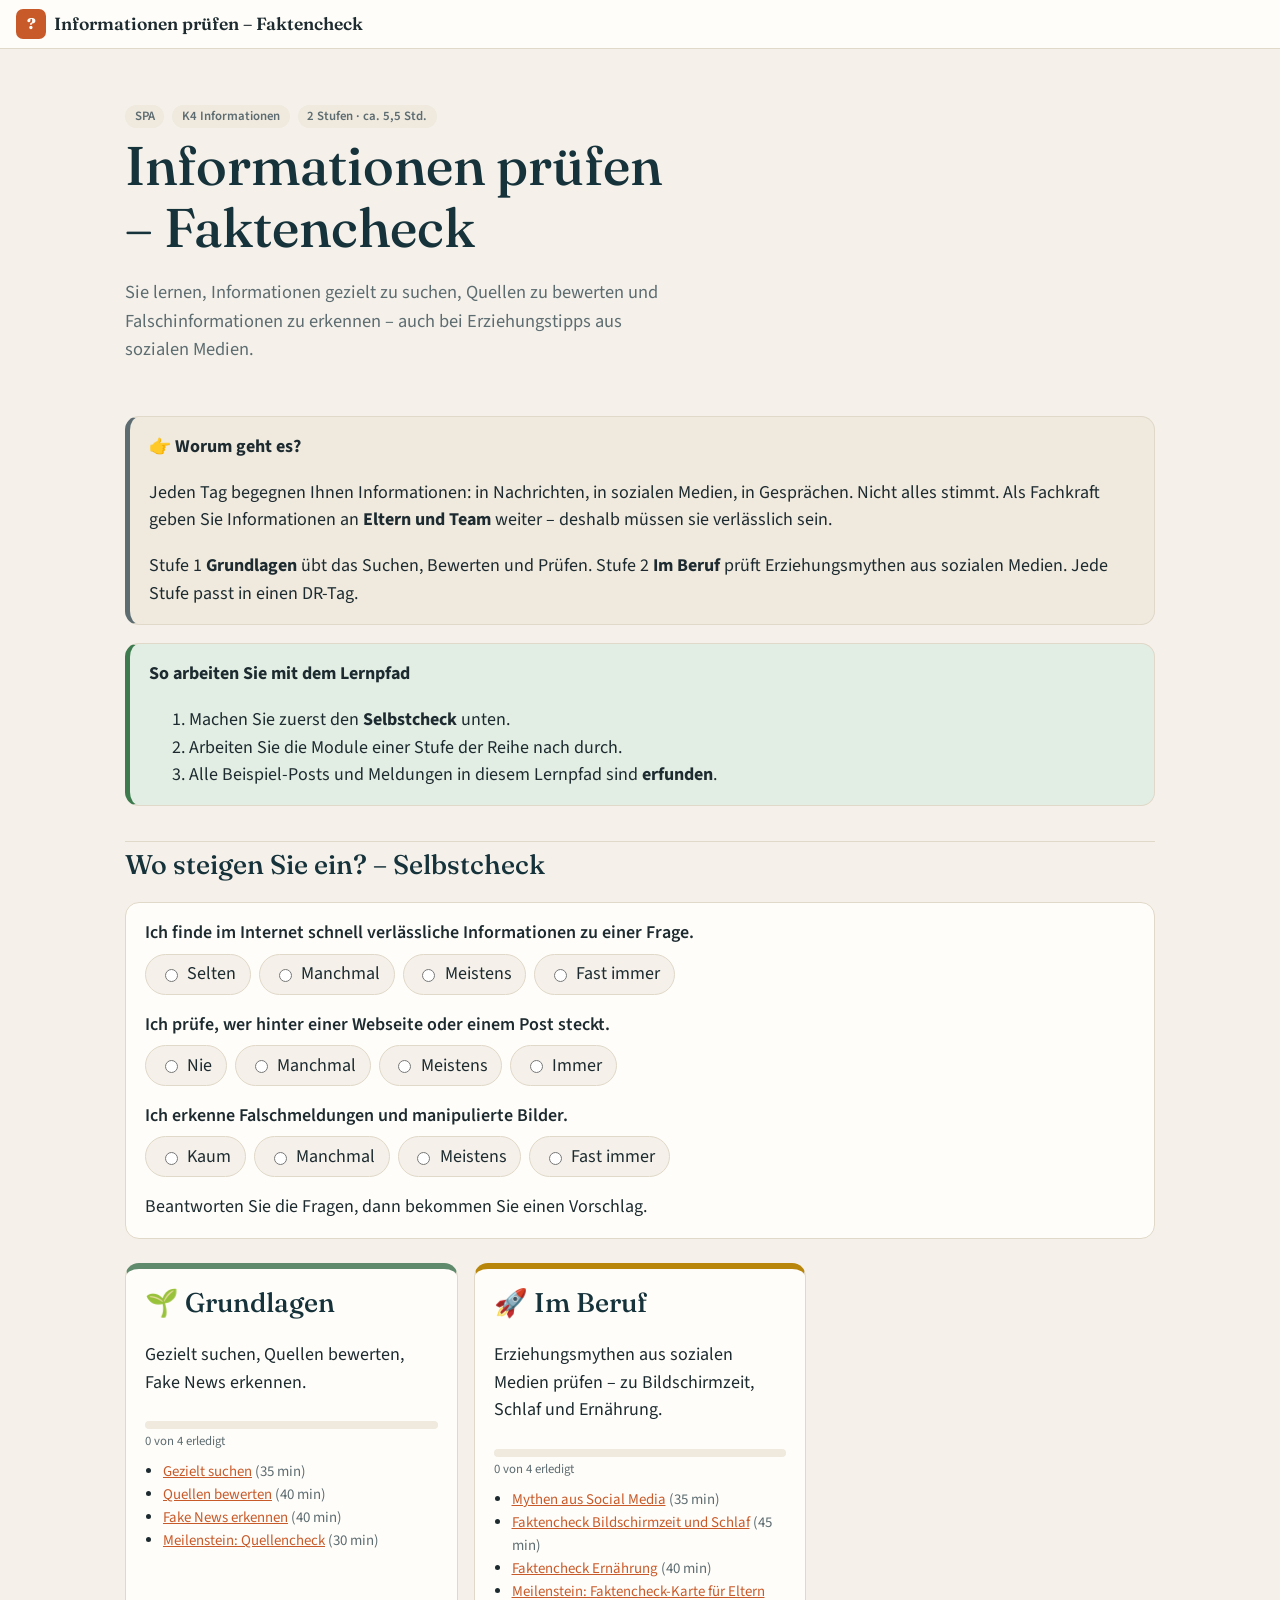
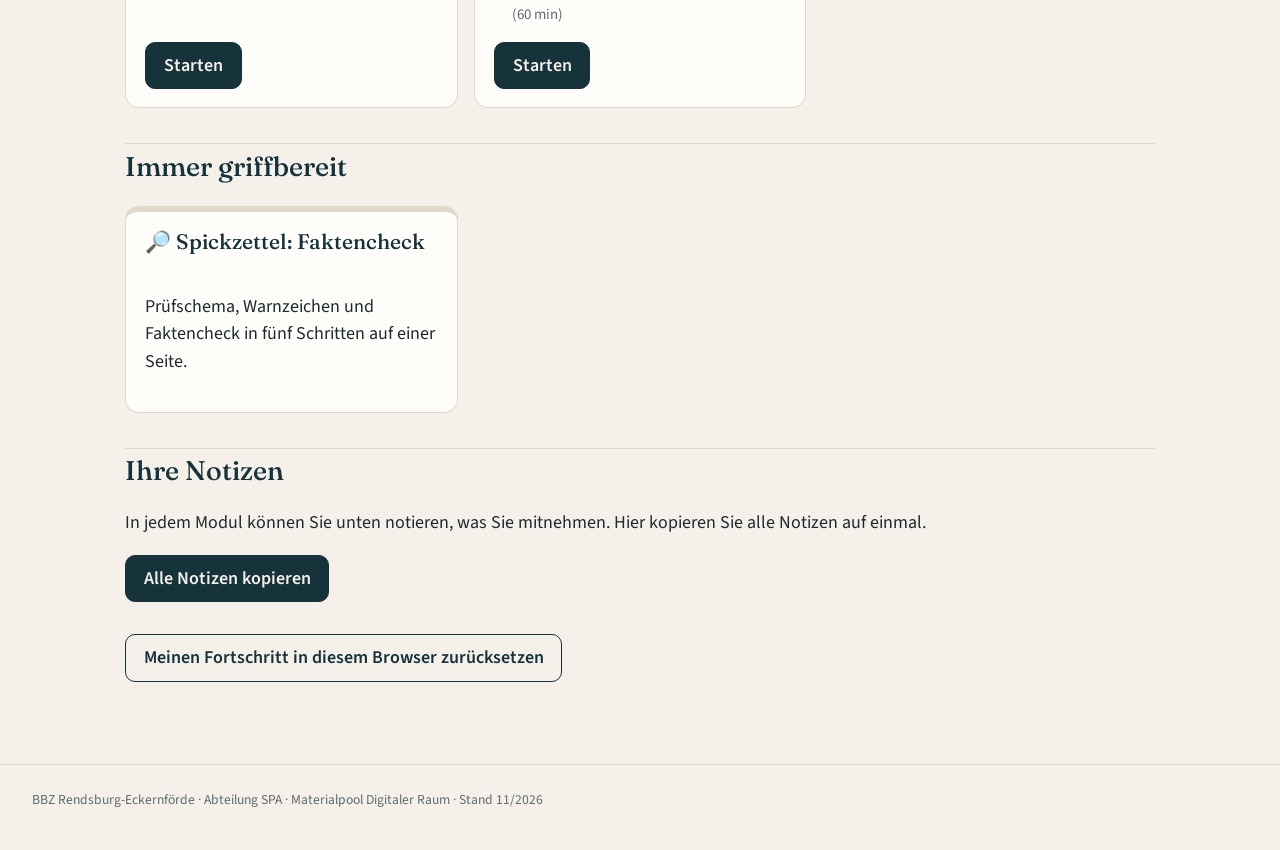
<file: docs/index.html>
<!doctype html>
<html lang="de">
<head>
<meta charset="utf-8">
<meta name="viewport" content="width=device-width, initial-scale=1">
<title>Übersicht – Informationen prüfen – Faktencheck</title>
<link rel="stylesheet" href="assets/css/style.css">
<link rel="stylesheet" href="assets/css/kurs.css">
<script src="assets/js/kurs.js"></script>
<script src="assets/js/medien.js" defer></script>
<script src="assets/js/app.js" defer></script>
</head>
<body>
<header id="topbar"></header>
<div class="layout wide">

<main>
<section class="hero"><div class="badges"><span class="badge">SPA</span><span class="badge">K4 Informationen</span><span class="badge">2 Stufen · ca. 5,5 Std.</span></div><h1>Informationen prüfen – Faktencheck</h1><p class="lead">Sie lernen, Informationen gezielt zu suchen, Quellen zu bewerten und Falschinformationen zu erkennen – auch bei Erziehungstipps aus sozialen Medien.</p></section><div class="box note"><div class="box-title">👉 Worum geht es?</div><p>Jeden Tag begegnen Ihnen Informationen: in Nachrichten, in sozialen Medien, in Gesprächen. Nicht alles stimmt. Als Fachkraft geben Sie Informationen an <strong>Eltern und Team</strong> weiter – deshalb müssen sie verlässlich sein.</p>
<p>Stufe 1 <strong>Grundlagen</strong> übt das Suchen, Bewerten und Prüfen. Stufe 2 <strong>Im Beruf</strong> prüft Erziehungsmythen aus sozialen Medien. Jede Stufe passt in einen DR-Tag.</p>
</div><div class="box tip"><div class="box-title">So arbeiten Sie mit dem Lernpfad</div><ol>
<li>Machen Sie zuerst den <strong>Selbstcheck</strong> unten.</li>
<li>Arbeiten Sie die Module einer Stufe der Reihe nach durch.</li>
<li>Alle Beispiel-Posts und Meldungen in diesem Lernpfad sind <strong>erfunden</strong>.</li>
</ol>
</div><h2>Wo steigen Sie ein? – Selbstcheck</h2><div class="box selfcheck" id="selfcheck"><div class="scq"><p>Ich finde im Internet schnell verlässliche Informationen zu einer Frage.</p><div class="opts"><label><input type="radio" name="q1" value="0">Selten</label><label><input type="radio" name="q1" value="1">Manchmal</label><label><input type="radio" name="q1" value="2">Meistens</label><label><input type="radio" name="q1" value="3">Fast immer</label></div></div><div class="scq"><p>Ich prüfe, wer hinter einer Webseite oder einem Post steckt.</p><div class="opts"><label><input type="radio" name="q2" value="0">Nie</label><label><input type="radio" name="q2" value="1">Manchmal</label><label><input type="radio" name="q2" value="2">Meistens</label><label><input type="radio" name="q2" value="3">Immer</label></div></div><div class="scq"><p>Ich erkenne Falschmeldungen und manipulierte Bilder.</p><div class="opts"><label><input type="radio" name="q3" value="0">Kaum</label><label><input type="radio" name="q3" value="1">Manchmal</label><label><input type="radio" name="q3" value="2">Meistens</label><label><input type="radio" name="q3" value="3">Fast immer</label></div></div><p id="suggest" aria-live="polite">Beantworten Sie die Fragen, dann bekommen Sie einen Vorschlag.</p></div><div class="levels"><div class="level-card grundlagen"><h2>🌱 Grundlagen</h2><p>Gezielt suchen, Quellen bewerten, Fake News erkennen.</p><div data-progress="grundlagen"></div><ul data-modlist="grundlagen"></ul><a class="btn" href="g1-gezielt-suchen.html">Starten</a></div><div class="level-card im-beruf"><h2>🚀 Im Beruf</h2><p>Erziehungsmythen aus sozialen Medien prüfen – zu Bildschirmzeit, Schlaf und Ernährung.</p><div data-progress="im-beruf"></div><ul data-modlist="im-beruf"></ul><a class="btn" href="b1-mythen-aus-social-media.html">Starten</a></div></div><h2>Immer griffbereit</h2><div class="levels"><a class="level-card" href="spickzettel.html" style="text-decoration:none;color:inherit"><h3 style="margin-top:0">🔎 Spickzettel: Faktencheck</h3><p>Prüfschema, Warnzeichen und Faktencheck in fünf Schritten auf einer Seite.</p></a></div><h2>Ihre Notizen</h2><p>In jedem Modul können Sie unten notieren, was Sie mitnehmen. Hier kopieren Sie alle Notizen auf einmal.</p><p><button class="btn" id="copy-notes" type="button">Alle Notizen kopieren</button> <span id="copy-notes-msg" style="color:var(--ok);font-weight:600"></span></p><p style="margin-top:2rem"><button class="btn secondary" id="reset-progress" type="button">Meinen Fortschritt in diesem Browser zurücksetzen</button></p>
</main>
</div>
<footer class="site">BBZ Rendsburg-Eckernförde · Abteilung SPA · Materialpool Digitaler Raum · Stand 11/2026</footer>
</body>
</html>
</file>
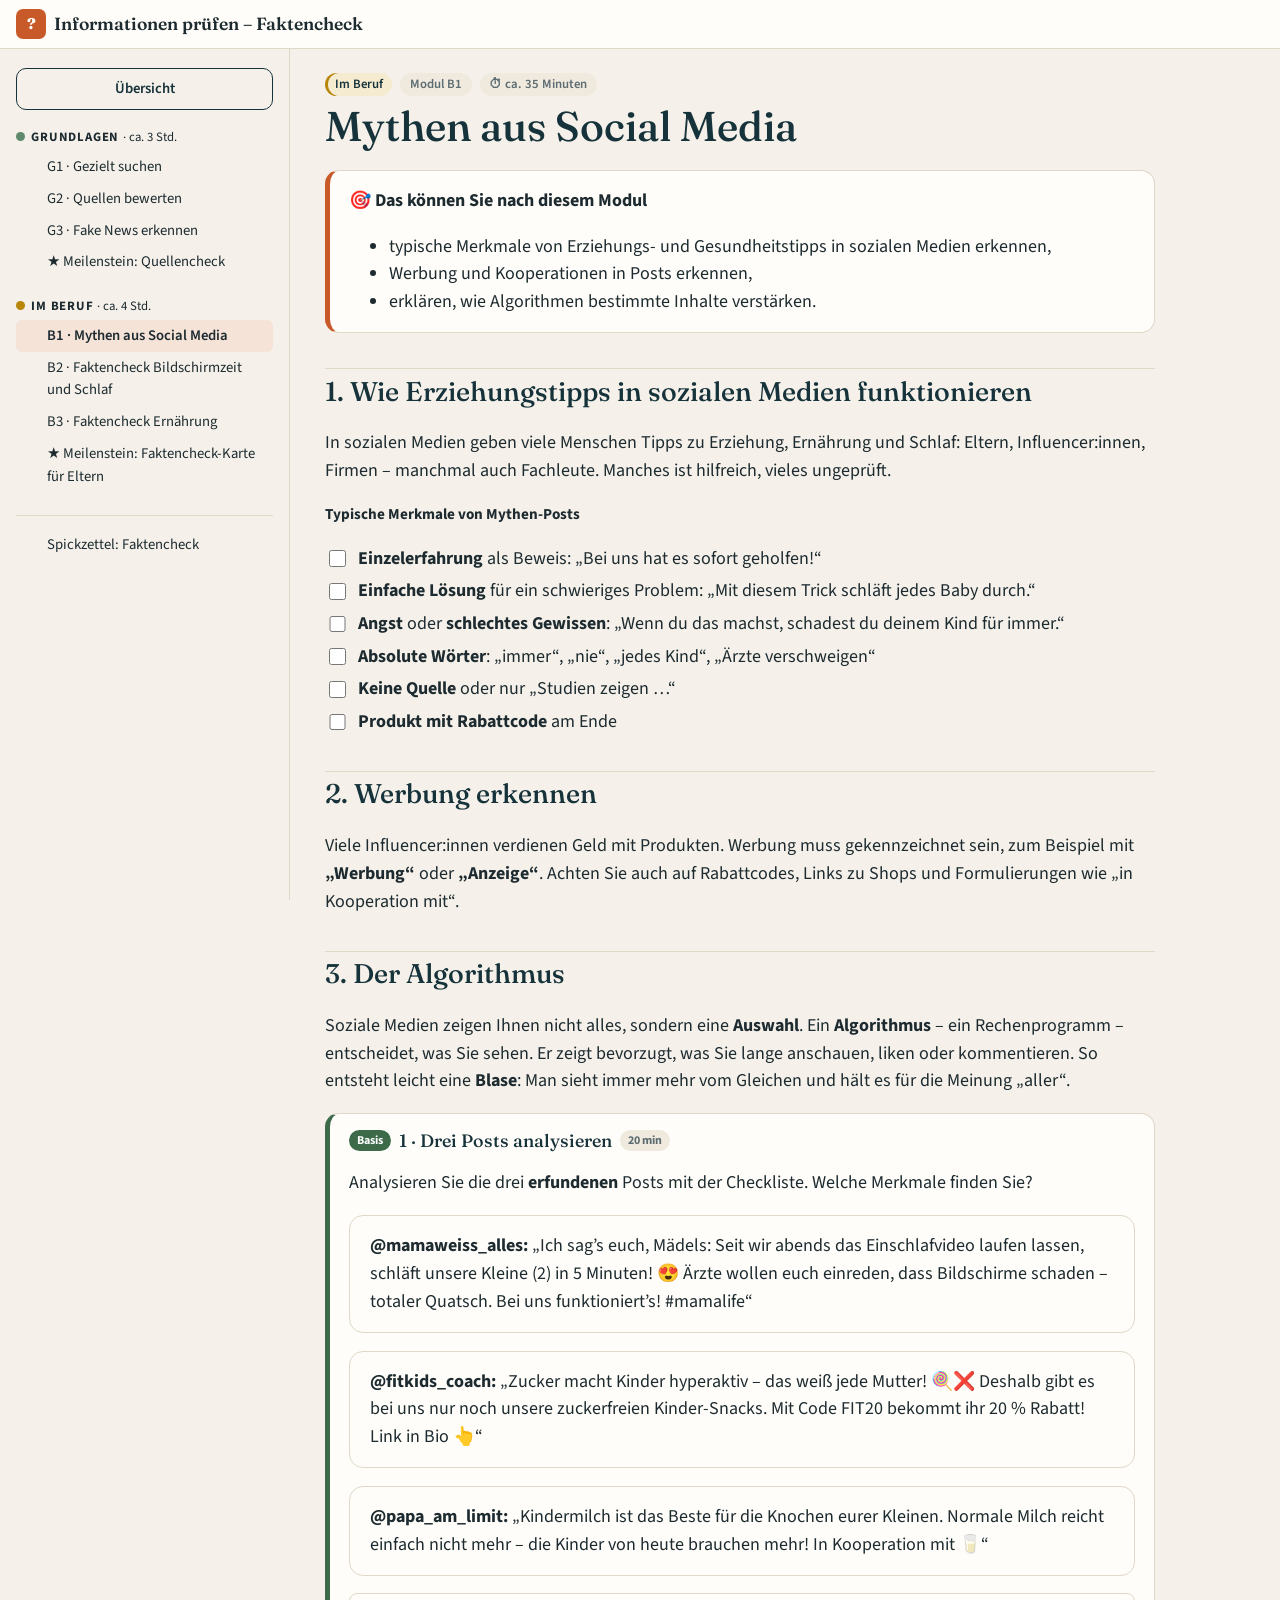
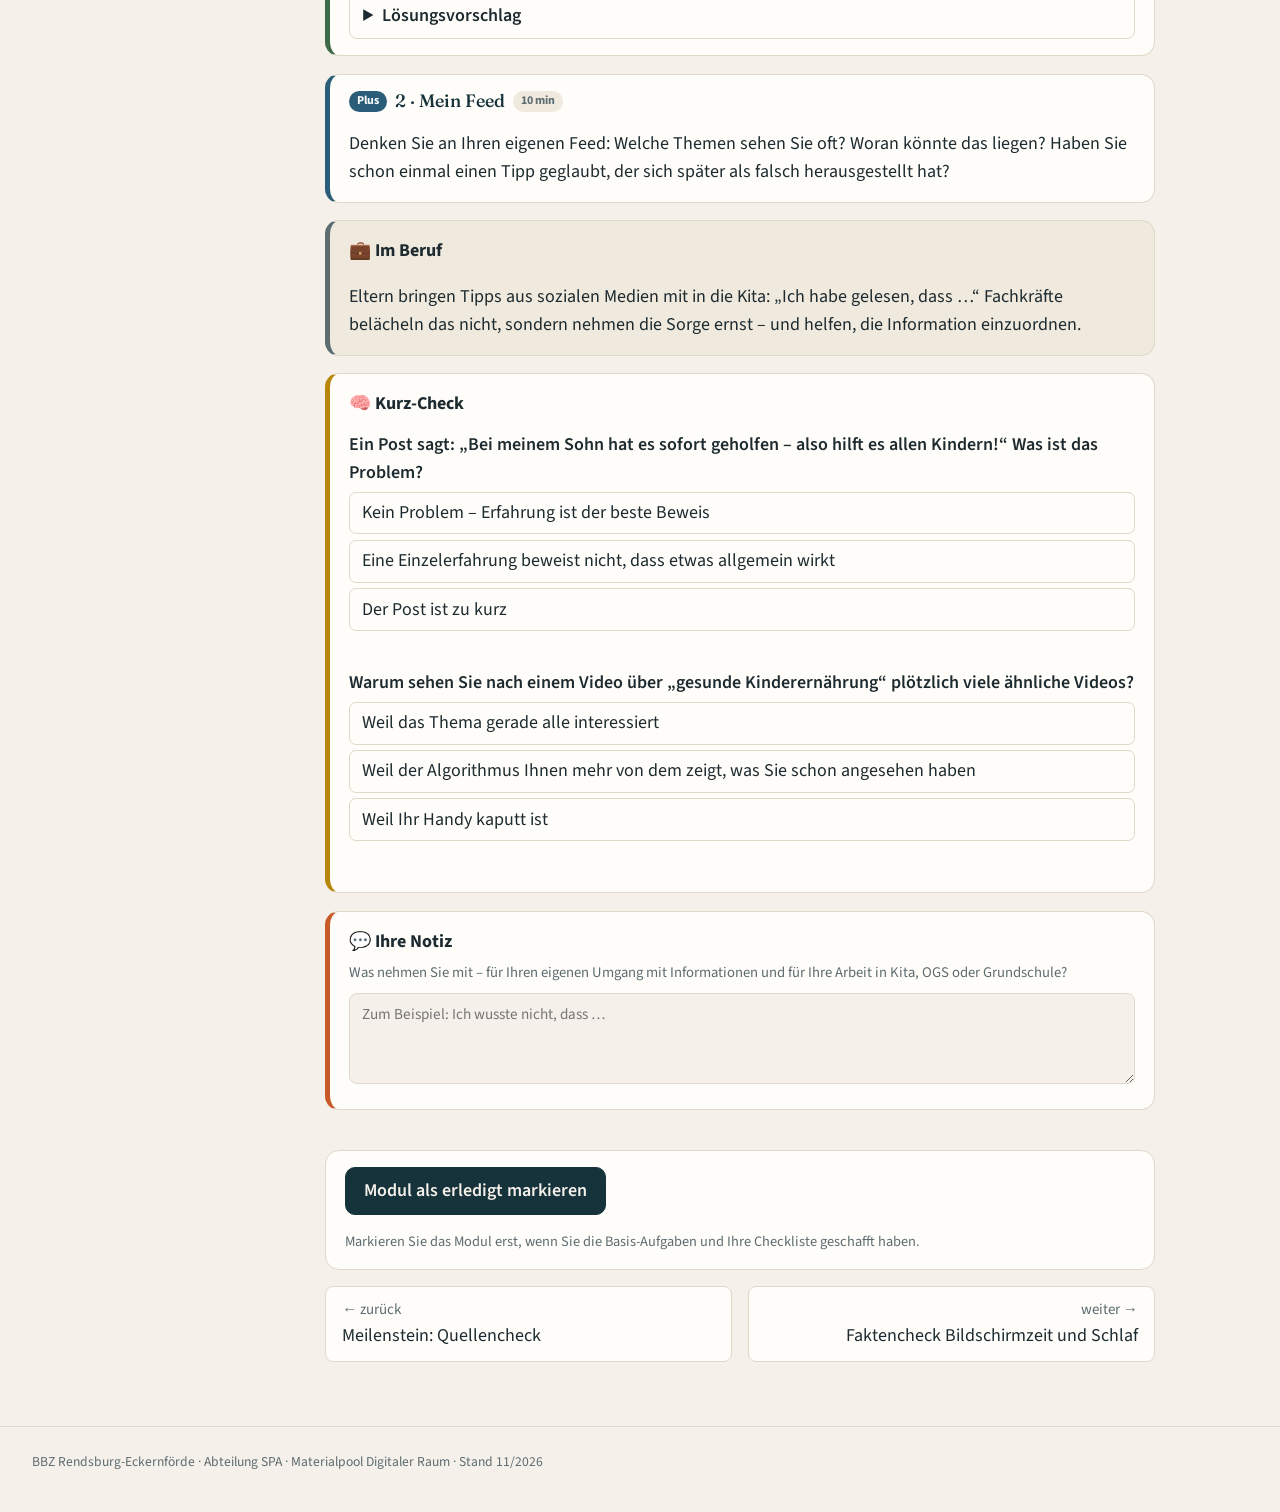
<file: docs/b1-mythen-aus-social-media.html>
<!doctype html>
<html lang="de">
<head>
<meta charset="utf-8">
<meta name="viewport" content="width=device-width, initial-scale=1">
<title>Mythen aus Social Media – Informationen prüfen – Faktencheck</title>
<link rel="stylesheet" href="assets/css/style.css">
<link rel="stylesheet" href="assets/css/kurs.css">
<script src="assets/js/kurs.js"></script>
<script src="assets/js/medien.js" defer></script>
<script src="assets/js/app.js" defer></script>
</head>
<body data-module="b1">
<header id="topbar"></header>
<div class="layout">
<nav id="sidebar" aria-label="Lernpfad"></nav>
<main>
<div class="box goals"><div class="box-title">🎯 Das können Sie nach diesem Modul</div><ul><li>typische Merkmale von Erziehungs- und Gesundheitstipps in sozialen Medien erkennen,</li><li>Werbung und Kooperationen in Posts erkennen,</li><li>erklären, wie Algorithmen bestimmte Inhalte verstärken.</li></ul></div><h2>1. Wie Erziehungstipps in sozialen Medien funktionieren</h2>
<p>In sozialen Medien geben viele Menschen Tipps zu Erziehung, Ernährung und Schlaf: Eltern, Influencer:innen, Firmen – manchmal auch Fachleute. Manches ist hilfreich, vieles ungeprüft.</p>
<div class="checkliste"><div class="check-title">Typische Merkmale von Mythen-Posts</div><ul class="check">
<li><strong>Einzelerfahrung</strong> als Beweis: „Bei uns hat es sofort geholfen!“</li>
<li><strong>Einfache Lösung</strong> für ein schwieriges Problem: „Mit diesem Trick schläft jedes Baby durch.“</li>
<li><strong>Angst</strong> oder <strong>schlechtes Gewissen</strong>: „Wenn du das machst, schadest du deinem Kind für immer.“</li>
<li><strong>Absolute Wörter</strong>: „immer“, „nie“, „jedes Kind“, „Ärzte verschweigen“</li>
<li><strong>Keine Quelle</strong> oder nur „Studien zeigen …“</li>
<li><strong>Produkt mit Rabattcode</strong> am Ende</li>
</ul>
</div><h2>2. Werbung erkennen</h2>
<p>Viele Influencer:innen verdienen Geld mit Produkten. Werbung muss gekennzeichnet sein, zum Beispiel mit <strong>„Werbung“</strong> oder <strong>„Anzeige“</strong>. Achten Sie auch auf Rabattcodes, Links zu Shops und Formulierungen wie „in Kooperation mit“.</p>
<h2>3. Der Algorithmus</h2>
<p>Soziale Medien zeigen Ihnen nicht alles, sondern eine <strong>Auswahl</strong>. Ein <strong>Algorithmus</strong> – ein Rechenprogramm – entscheidet, was Sie sehen. Er zeigt bevorzugt, was Sie lange anschauen, liken oder kommentieren. So entsteht leicht eine <strong>Blase</strong>: Man sieht immer mehr vom Gleichen und hält es für die Meinung „aller“.</p>
<div class="box task basis"><div class="task-head"><span class="lvl basis">Basis</span><h3>1 · Drei Posts analysieren</h3><span class="lvl time">20 min</span></div><p>Analysieren Sie die drei <strong>erfundenen</strong> Posts mit der Checkliste. Welche Merkmale finden Sie?</p>
<div class="box plain"><p><strong>@mamaweiss_alles:</strong> „Ich sag’s euch, Mädels: Seit wir abends das Einschlafvideo laufen lassen, schläft unsere Kleine (2) in 5 Minuten! 😍 Ärzte wollen euch einreden, dass Bildschirme schaden – totaler Quatsch. Bei uns funktioniert’s! #mamalife“</p>
</div><div class="box plain"><p><strong>@fitkids_coach:</strong> „Zucker macht Kinder hyperaktiv – das weiß jede Mutter! 🍭❌ Deshalb gibt es bei uns nur noch unsere zuckerfreien Kinder-Snacks. Mit Code FIT20 bekommt ihr 20 % Rabatt! Link in Bio 👆“</p>
</div><div class="box plain"><p><strong>@papa_am_limit:</strong> „Kindermilch ist das Beste für die Knochen eurer Kleinen. Normale Milch reicht einfach nicht mehr – die Kinder von heute brauchen mehr! In Kooperation mit 🥛“</p>
</div><details><summary>Lösungsvorschlag</summary><ul>
<li><strong>Post 1:</strong> Einzelerfahrung als Beweis, „Ärzte wollen euch einreden“ (Misstrauen gegen Fachleute), keine Quelle.</li>
<li><strong>Post 2:</strong> „das weiß jede Mutter“ statt Beleg, einfache Lösung, Produkt mit Rabattcode.</li>
<li><strong>Post 3:</strong> Kooperation (Werbung, nicht klar als „Werbung“ gekennzeichnet), Angst („reicht nicht mehr“), keine Quelle.</li>
</ul>
<p>Ob die Aussagen stimmen, prüfen Sie in den Modulen B2 und B3.</p>
</details></div><div class="box task plus"><div class="task-head"><span class="lvl plus">Plus</span><h3>2 · Mein Feed</h3><span class="lvl time">10 min</span></div><p>Denken Sie an Ihren eigenen Feed: Welche Themen sehen Sie oft? Woran könnte das liegen? Haben Sie schon einmal einen Tipp geglaubt, der sich später als falsch herausgestellt hat?</p>
</div><div class="box note"><div class="box-title">💼 Im Beruf</div><p>Eltern bringen Tipps aus sozialen Medien mit in die Kita: „Ich habe gelesen, dass …“ Fachkräfte belächeln das nicht, sondern nehmen die Sorge ernst – und helfen, die Information einzuordnen.</p>
</div><div class="box quiz"><div class="box-title">🧠 Kurz-Check</div><div class="qa" data-right="2"><p class="q">Ein Post sagt: „Bei meinem Sohn hat es sofort geholfen – also hilft es allen Kindern!“ Was ist das Problem?</p><ol><li>Kein Problem – Erfahrung ist der beste Beweis</li><li>Eine Einzelerfahrung beweist nicht, dass etwas allgemein wirkt</li><li>Der Post ist zu kurz</li></ol><p class="fb" data-ok="Richtig. Was bei einem Kind geklappt hat, muss nicht für alle gelten. Dafür braucht es Studien mit vielen Kindern." data-no="Einzelne Erfahrungen sind interessant, aber kein Beweis. Ob etwas allgemein wirkt, zeigen nur Untersuchungen mit vielen Kindern."></p></div><div class="qa" data-right="2"><p class="q">Warum sehen Sie nach einem Video über „gesunde Kinderernährung“ plötzlich viele ähnliche Videos?</p><ol><li>Weil das Thema gerade alle interessiert</li><li>Weil der Algorithmus Ihnen mehr von dem zeigt, was Sie schon angesehen haben</li><li>Weil Ihr Handy kaputt ist</li></ol><p class="fb" data-ok="Genau. Algorithmen zeigen mehr vom Gleichen – auch wenn es einseitig oder falsch ist." data-no="Der Algorithmus merkt sich, was Sie anschauen, und zeigt Ihnen mehr davon."></p></div></div>
</main>
</div>
<footer class="site">BBZ Rendsburg-Eckernförde · Abteilung SPA · Materialpool Digitaler Raum · Stand 11/2026</footer>
</body>
</html>
</file>
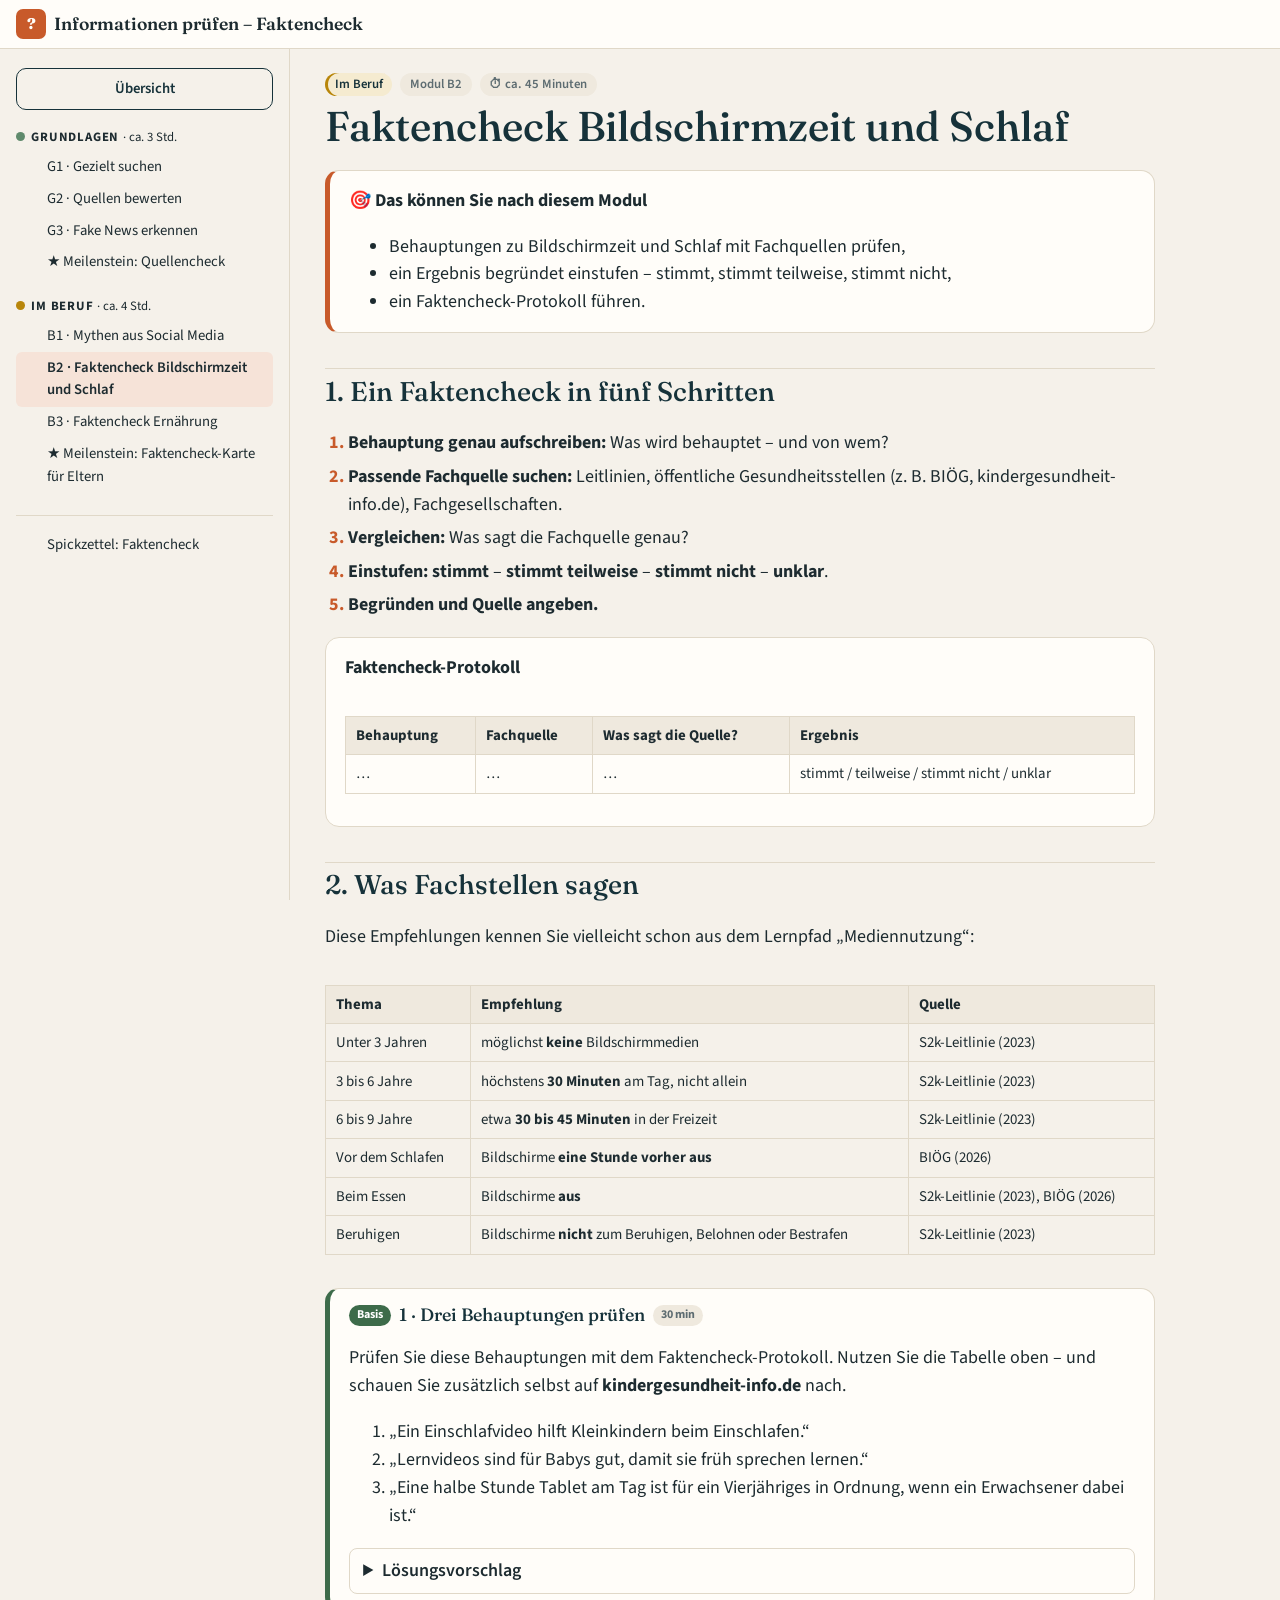
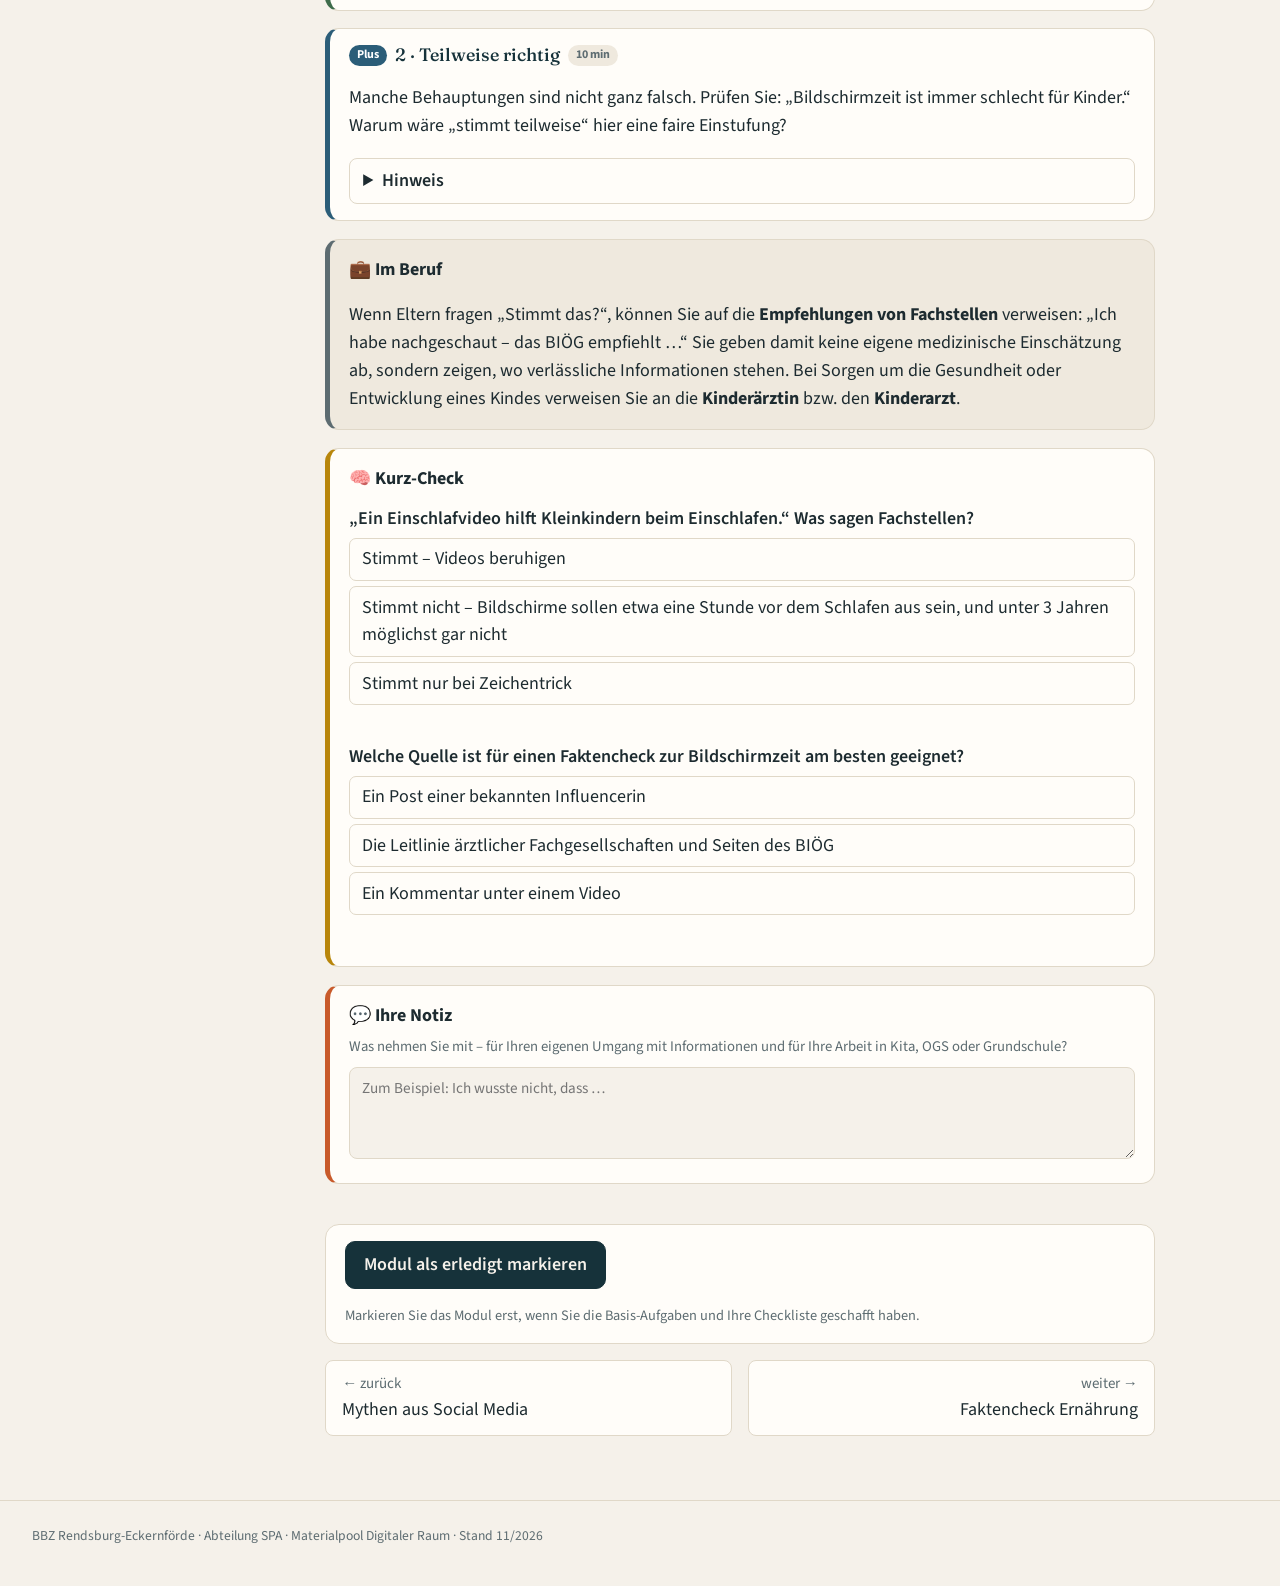
<file: docs/b2-faktencheck-bildschirmzeit-und-schlaf.html>
<!doctype html>
<html lang="de">
<head>
<meta charset="utf-8">
<meta name="viewport" content="width=device-width, initial-scale=1">
<title>Faktencheck Bildschirmzeit und Schlaf – Informationen prüfen – Faktencheck</title>
<link rel="stylesheet" href="assets/css/style.css">
<link rel="stylesheet" href="assets/css/kurs.css">
<script src="assets/js/kurs.js"></script>
<script src="assets/js/medien.js" defer></script>
<script src="assets/js/app.js" defer></script>
</head>
<body data-module="b2">
<header id="topbar"></header>
<div class="layout">
<nav id="sidebar" aria-label="Lernpfad"></nav>
<main>
<div class="box goals"><div class="box-title">🎯 Das können Sie nach diesem Modul</div><ul><li>Behauptungen zu Bildschirmzeit und Schlaf mit Fachquellen prüfen,</li><li>ein Ergebnis begründet einstufen – stimmt, stimmt teilweise, stimmt nicht,</li><li>ein Faktencheck-Protokoll führen.</li></ul></div><h2>1. Ein Faktencheck in fünf Schritten</h2>
<div class="schritte"><ol class="steps">
<li><strong>Behauptung genau aufschreiben:</strong> Was wird behauptet – und von wem?</li>
<li><strong>Passende Fachquelle suchen:</strong> Leitlinien, öffentliche Gesundheitsstellen (z. B. BIÖG, kindergesundheit-info.de), Fachgesellschaften.</li>
<li><strong>Vergleichen:</strong> Was sagt die Fachquelle genau?</li>
<li><strong>Einstufen:</strong> <strong>stimmt</strong> – <strong>stimmt teilweise</strong> – <strong>stimmt nicht</strong> – <strong>unklar</strong>.</li>
<li><strong>Begründen und Quelle angeben.</strong></li>
</ol>
</div><div class="box plain"><p><strong>Faktencheck-Protokoll</strong></p>
<div class="table-wrap"><table>
<thead>
<tr>
<th>Behauptung</th>
<th>Fachquelle</th>
<th>Was sagt die Quelle?</th>
<th>Ergebnis</th>
</tr>
</thead>
<tbody>
<tr>
<td>…</td>
<td>…</td>
<td>…</td>
<td>stimmt / teilweise / stimmt nicht / unklar</td>
</tr>
</tbody>
</table></div>
</div><h2>2. Was Fachstellen sagen</h2>
<p>Diese Empfehlungen kennen Sie vielleicht schon aus dem Lernpfad „Mediennutzung“:</p>
<div class="table-wrap"><table>
<thead>
<tr>
<th>Thema</th>
<th>Empfehlung</th>
<th>Quelle</th>
</tr>
</thead>
<tbody>
<tr>
<td>Unter 3 Jahren</td>
<td>möglichst <strong>keine</strong> Bildschirmmedien</td>
<td>S2k-Leitlinie (2023)</td>
</tr>
<tr>
<td>3 bis 6 Jahre</td>
<td>höchstens <strong>30 Minuten</strong> am Tag, nicht allein</td>
<td>S2k-Leitlinie (2023)</td>
</tr>
<tr>
<td>6 bis 9 Jahre</td>
<td>etwa <strong>30 bis 45 Minuten</strong> in der Freizeit</td>
<td>S2k-Leitlinie (2023)</td>
</tr>
<tr>
<td>Vor dem Schlafen</td>
<td>Bildschirme <strong>eine Stunde vorher aus</strong></td>
<td>BIÖG (2026)</td>
</tr>
<tr>
<td>Beim Essen</td>
<td>Bildschirme <strong>aus</strong></td>
<td>S2k-Leitlinie (2023), BIÖG (2026)</td>
</tr>
<tr>
<td>Beruhigen</td>
<td>Bildschirme <strong>nicht</strong> zum Beruhigen, Belohnen oder Bestrafen</td>
<td>S2k-Leitlinie (2023)</td>
</tr>
</tbody>
</table></div>
<div class="box task basis"><div class="task-head"><span class="lvl basis">Basis</span><h3>1 · Drei Behauptungen prüfen</h3><span class="lvl time">30 min</span></div><p>Prüfen Sie diese Behauptungen mit dem Faktencheck-Protokoll. Nutzen Sie die Tabelle oben – und schauen Sie zusätzlich selbst auf <strong>kindergesundheit-info.de</strong> nach.</p>
<ol>
<li>„Ein Einschlafvideo hilft Kleinkindern beim Einschlafen.“</li>
<li>„Lernvideos sind für Babys gut, damit sie früh sprechen lernen.“</li>
<li>„Eine halbe Stunde Tablet am Tag ist für ein Vierjähriges in Ordnung, wenn ein Erwachsener dabei ist.“</li>
</ol>
<details><summary>Lösungsvorschlag</summary><ol>
<li><strong>Stimmt nicht.</strong> Bildschirme sollen eine Stunde vor dem Schlafen aus sein; unter 3 Jahren möglichst gar nicht.</li>
<li><strong>Stimmt nicht.</strong> Unter 3 Jahren empfiehlt die Leitlinie keine Bildschirmmedien. Sprache lernen Kinder vor allem im Gespräch mit Menschen.</li>
<li><strong>Stimmt.</strong> Das entspricht der Empfehlung für 3- bis 6-Jährige (höchstens 30 Minuten, begleitet).</li>
</ol>
</details></div><div class="box task plus"><div class="task-head"><span class="lvl plus">Plus</span><h3>2 · Teilweise richtig</h3><span class="lvl time">10 min</span></div><p>Manche Behauptungen sind nicht ganz falsch. Prüfen Sie: „Bildschirmzeit ist immer schlecht für Kinder.“ Warum wäre „stimmt teilweise“ hier eine faire Einstufung?</p>
<details><summary>Hinweis</summary><p>Zu viel Bildschirmzeit ist ungünstig – aber begleitete, altersgerechte Nutzung (z. B. ein Video-Anruf mit der Oma, gemeinsam etwas nachschlagen) kann auch Chancen bieten. „Immer“ ist zu absolut.</p>
</details></div><div class="box note"><div class="box-title">💼 Im Beruf</div><p>Wenn Eltern fragen „Stimmt das?“, können Sie auf die <strong>Empfehlungen von Fachstellen</strong> verweisen: „Ich habe nachgeschaut – das BIÖG empfiehlt …“ Sie geben damit keine eigene medizinische Einschätzung ab, sondern zeigen, wo verlässliche Informationen stehen. Bei Sorgen um die Gesundheit oder Entwicklung eines Kindes verweisen Sie an die <strong>Kinderärztin</strong> bzw. den <strong>Kinderarzt</strong>.</p>
</div><div class="box quiz"><div class="box-title">🧠 Kurz-Check</div><div class="qa" data-right="2"><p class="q">„Ein Einschlafvideo hilft Kleinkindern beim Einschlafen.“ Was sagen Fachstellen?</p><ol><li>Stimmt – Videos beruhigen</li><li>Stimmt nicht – Bildschirme sollen etwa eine Stunde vor dem Schlafen aus sein, und unter 3 Jahren möglichst gar nicht</li><li>Stimmt nur bei Zeichentrick</li></ol><p class="fb" data-ok="Richtig. Das BIÖG empfiehlt, Bildschirme eine Stunde vor dem Schlafengehen auszuschalten. Unter 3 Jahren sollen Kinder möglichst gar keine Bildschirmmedien nutzen." data-no="Fachstellen empfehlen das Gegenteil: Bildschirme eine Stunde vor dem Schlafen aus – und unter 3 Jahren möglichst gar keine."></p></div><div class="qa" data-right="2"><p class="q">Welche Quelle ist für einen Faktencheck zur Bildschirmzeit am besten geeignet?</p><ol><li>Ein Post einer bekannten Influencerin</li><li>Die Leitlinie ärztlicher Fachgesellschaften und Seiten des BIÖG</li><li>Ein Kommentar unter einem Video</li></ol><p class="fb" data-ok="Genau. Leitlinien und öffentliche Gesundheitsstellen fassen den Forschungsstand zusammen." data-no="Für Fakten zur Gesundheit sind Fachgesellschaften und öffentliche Gesundheitsstellen die richtigen Quellen."></p></div></div>
</main>
</div>
<footer class="site">BBZ Rendsburg-Eckernförde · Abteilung SPA · Materialpool Digitaler Raum · Stand 11/2026</footer>
</body>
</html>
</file>
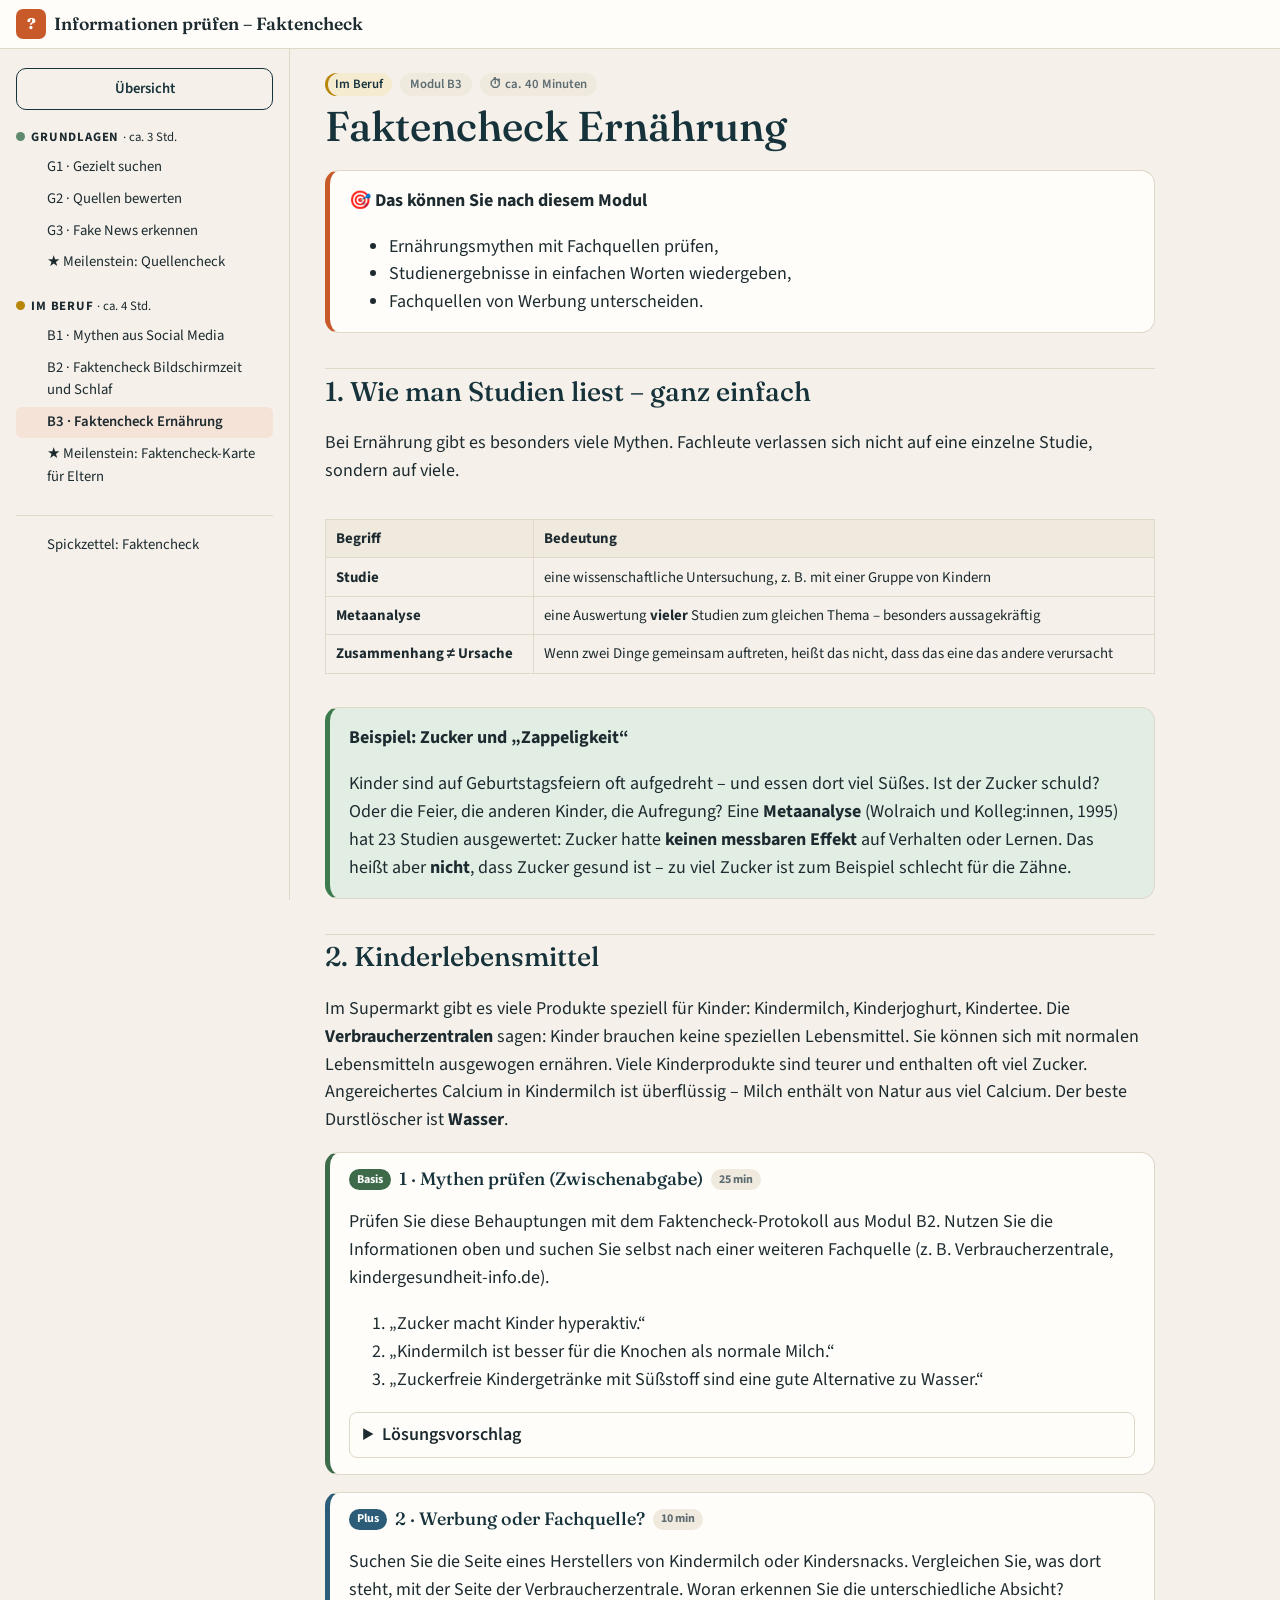
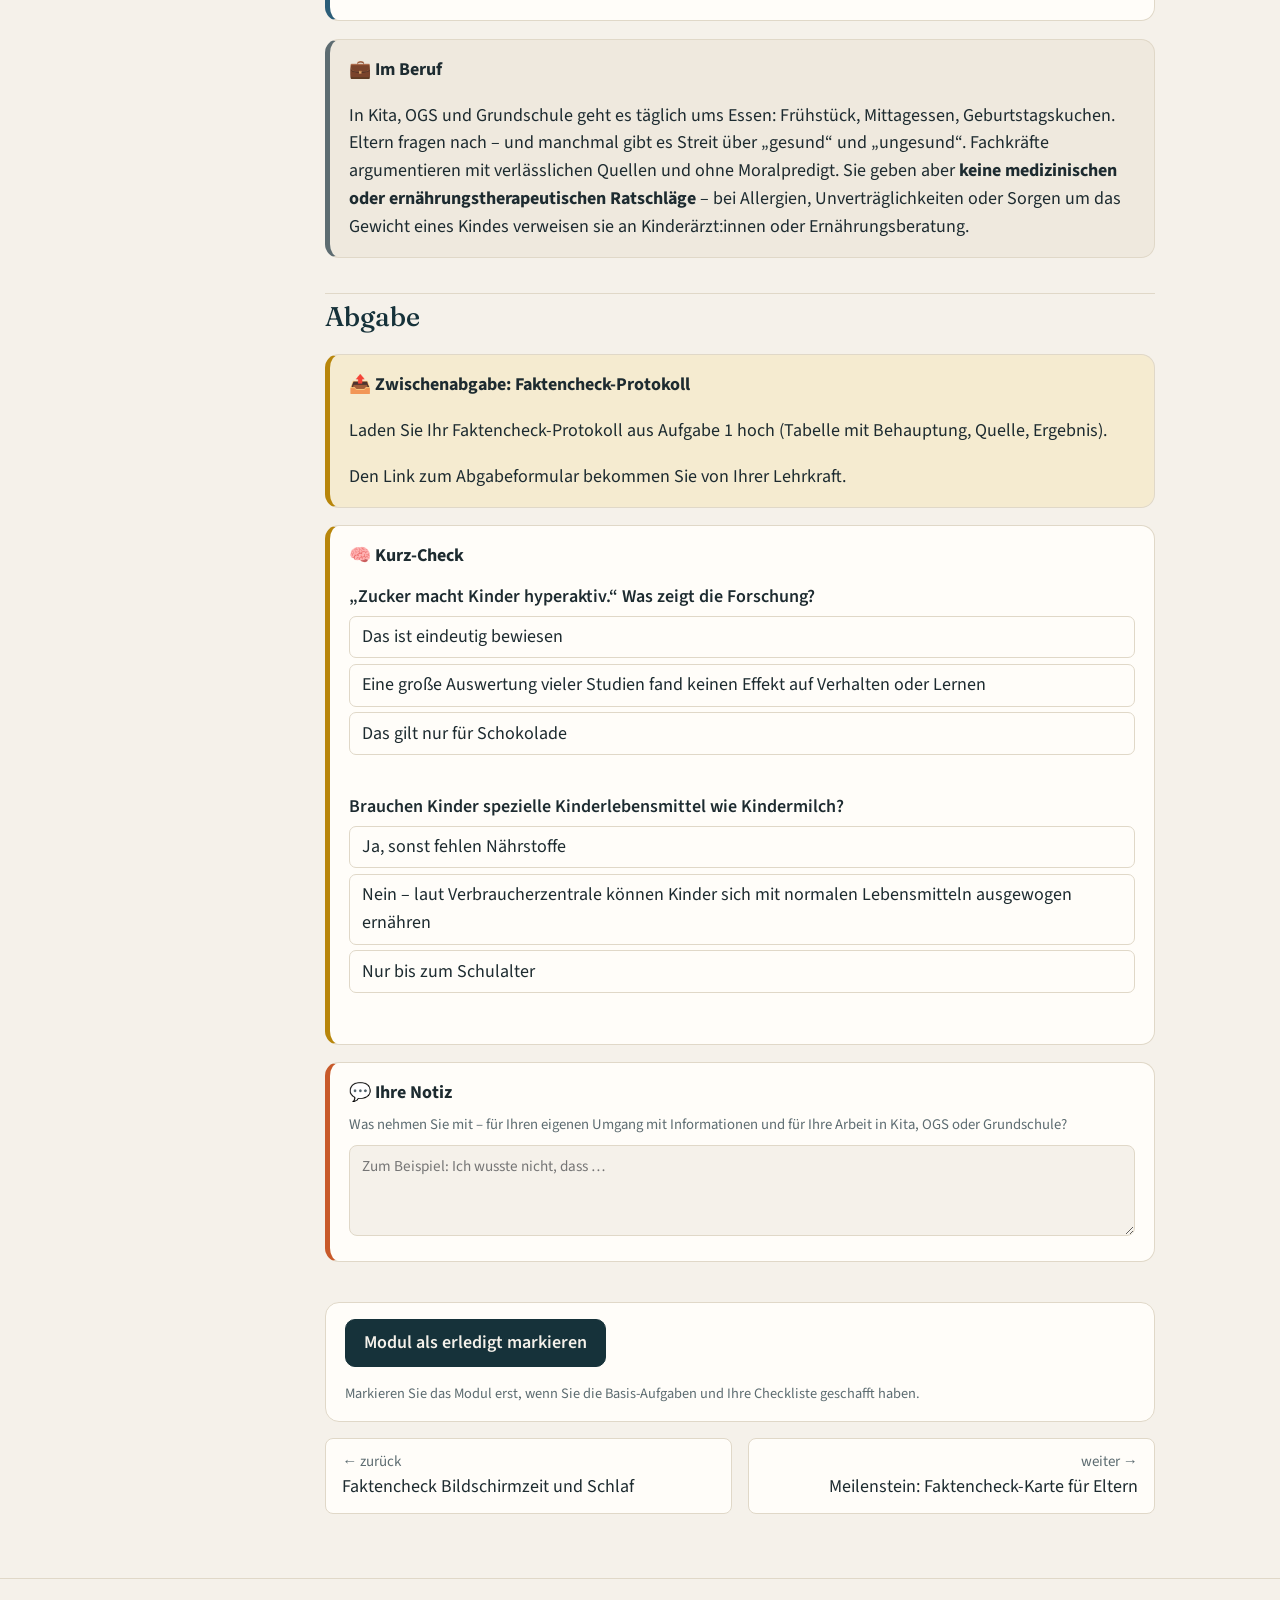
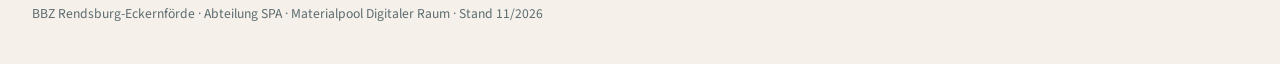
<file: docs/b3-faktencheck-ernahrung.html>
<!doctype html>
<html lang="de">
<head>
<meta charset="utf-8">
<meta name="viewport" content="width=device-width, initial-scale=1">
<title>Faktencheck Ernährung – Informationen prüfen – Faktencheck</title>
<link rel="stylesheet" href="assets/css/style.css">
<link rel="stylesheet" href="assets/css/kurs.css">
<script src="assets/js/kurs.js"></script>
<script src="assets/js/medien.js" defer></script>
<script src="assets/js/app.js" defer></script>
</head>
<body data-module="b3">
<header id="topbar"></header>
<div class="layout">
<nav id="sidebar" aria-label="Lernpfad"></nav>
<main>
<div class="box goals"><div class="box-title">🎯 Das können Sie nach diesem Modul</div><ul><li>Ernährungsmythen mit Fachquellen prüfen,</li><li>Studienergebnisse in einfachen Worten wiedergeben,</li><li>Fachquellen von Werbung unterscheiden.</li></ul></div><h2>1. Wie man Studien liest – ganz einfach</h2>
<p>Bei Ernährung gibt es besonders viele Mythen. Fachleute verlassen sich nicht auf eine einzelne Studie, sondern auf viele.</p>
<div class="table-wrap"><table>
<thead>
<tr>
<th>Begriff</th>
<th>Bedeutung</th>
</tr>
</thead>
<tbody>
<tr>
<td><strong>Studie</strong></td>
<td>eine wissenschaftliche Untersuchung, z. B. mit einer Gruppe von Kindern</td>
</tr>
<tr>
<td><strong>Metaanalyse</strong></td>
<td>eine Auswertung <strong>vieler</strong> Studien zum gleichen Thema – besonders aussagekräftig</td>
</tr>
<tr>
<td><strong>Zusammenhang ≠ Ursache</strong></td>
<td>Wenn zwei Dinge gemeinsam auftreten, heißt das nicht, dass das eine das andere verursacht</td>
</tr>
</tbody>
</table></div>
<div class="box tip"><div class="box-title">Beispiel: Zucker und „Zappeligkeit“</div><p>Kinder sind auf Geburtstagsfeiern oft aufgedreht – und essen dort viel Süßes. Ist der Zucker schuld? Oder die Feier, die anderen Kinder, die Aufregung? Eine <strong>Metaanalyse</strong> (Wolraich und Kolleg:innen, 1995) hat 23 Studien ausgewertet: Zucker hatte <strong>keinen messbaren Effekt</strong> auf Verhalten oder Lernen. Das heißt aber <strong>nicht</strong>, dass Zucker gesund ist – zu viel Zucker ist zum Beispiel schlecht für die Zähne.</p>
</div><h2>2. Kinderlebensmittel</h2>
<p>Im Supermarkt gibt es viele Produkte speziell für Kinder: Kindermilch, Kinderjoghurt, Kindertee. Die <strong>Verbraucherzentralen</strong> sagen: Kinder brauchen keine speziellen Lebensmittel. Sie können sich mit normalen Lebensmitteln ausgewogen ernähren. Viele Kinderprodukte sind teurer und enthalten oft viel Zucker. Angereichertes Calcium in Kindermilch ist überflüssig – Milch enthält von Natur aus viel Calcium. Der beste Durstlöscher ist <strong>Wasser</strong>.</p>
<div class="box task basis"><div class="task-head"><span class="lvl basis">Basis</span><h3>1 · Mythen prüfen (Zwischenabgabe)</h3><span class="lvl time">25 min</span></div><p>Prüfen Sie diese Behauptungen mit dem Faktencheck-Protokoll aus Modul B2. Nutzen Sie die Informationen oben und suchen Sie selbst nach einer weiteren Fachquelle (z. B. Verbraucherzentrale, kindergesundheit-info.de).</p>
<ol>
<li>„Zucker macht Kinder hyperaktiv.“</li>
<li>„Kindermilch ist besser für die Knochen als normale Milch.“</li>
<li>„Zuckerfreie Kindergetränke mit Süßstoff sind eine gute Alternative zu Wasser.“</li>
</ol>
<details><summary>Lösungsvorschlag</summary><ol>
<li><strong>Stimmt nicht</strong> (Metaanalyse 1995) – aber Zucker trotzdem begrenzen.</li>
<li><strong>Stimmt nicht.</strong> Normale Milch enthält von Natur aus viel Calcium; Anreicherung ist überflüssig (Verbraucherzentrale).</li>
<li><strong>Stimmt nicht.</strong> Auch Getränke mit Süßstoff sind laut Verbraucherzentrale keine gute Alternative. Am besten: Wasser oder eine stark verdünnte Saftschorle.</li>
</ol>
</details></div><div class="box task plus"><div class="task-head"><span class="lvl plus">Plus</span><h3>2 · Werbung oder Fachquelle?</h3><span class="lvl time">10 min</span></div><p>Suchen Sie die Seite eines Herstellers von Kindermilch oder Kindersnacks. Vergleichen Sie, was dort steht, mit der Seite der Verbraucherzentrale. Woran erkennen Sie die unterschiedliche Absicht?</p>
</div><div class="box note"><div class="box-title">💼 Im Beruf</div><p>In Kita, OGS und Grundschule geht es täglich ums Essen: Frühstück, Mittagessen, Geburtstagskuchen. Eltern fragen nach – und manchmal gibt es Streit über „gesund“ und „ungesund“. Fachkräfte argumentieren mit verlässlichen Quellen und ohne Moralpredigt. Sie geben aber <strong>keine medizinischen oder ernährungstherapeutischen Ratschläge</strong> – bei Allergien, Unverträglichkeiten oder Sorgen um das Gewicht eines Kindes verweisen sie an Kinderärzt:innen oder Ernährungsberatung.</p>
</div><h2>Abgabe</h2><div class="box download"><div class="box-title">📤 Zwischenabgabe: Faktencheck-Protokoll</div><p>Laden Sie Ihr Faktencheck-Protokoll aus Aufgabe 1 hoch (Tabelle mit Behauptung, Quelle, Ergebnis).</p>
<div class="abgabe" data-option="Faktencheck Ernährung"></div></div><div class="box quiz"><div class="box-title">🧠 Kurz-Check</div><div class="qa" data-right="2"><p class="q">„Zucker macht Kinder hyperaktiv.“ Was zeigt die Forschung?</p><ol><li>Das ist eindeutig bewiesen</li><li>Eine große Auswertung vieler Studien fand keinen Effekt auf Verhalten oder Lernen</li><li>Das gilt nur für Schokolade</li></ol><p class="fb" data-ok="Richtig. Eine Metaanalyse von 1995 fand keinen Effekt. Trotzdem gilt: Zucker sollte aus anderen Gründen begrenzt werden." data-no="Die Forschung stützt den Mythos nicht. Eine Auswertung vieler Studien fand keinen Effekt auf Verhalten oder Lernen."></p></div><div class="qa" data-right="2"><p class="q">Brauchen Kinder spezielle Kinderlebensmittel wie Kindermilch?</p><ol><li>Ja, sonst fehlen Nährstoffe</li><li>Nein – laut Verbraucherzentrale können Kinder sich mit normalen Lebensmitteln ausgewogen ernähren</li><li>Nur bis zum Schulalter</li></ol><p class="fb" data-ok="Genau. Normale Milch enthält von Natur aus viel Calcium – Kinderprodukte sind oft teurer und süßer." data-no="Die Verbraucherzentralen sagen: Kinder brauchen keine speziellen Lebensmittel. Normale Lebensmittel reichen."></p></div></div>
</main>
</div>
<footer class="site">BBZ Rendsburg-Eckernförde · Abteilung SPA · Materialpool Digitaler Raum · Stand 11/2026</footer>
</body>
</html>
</file>
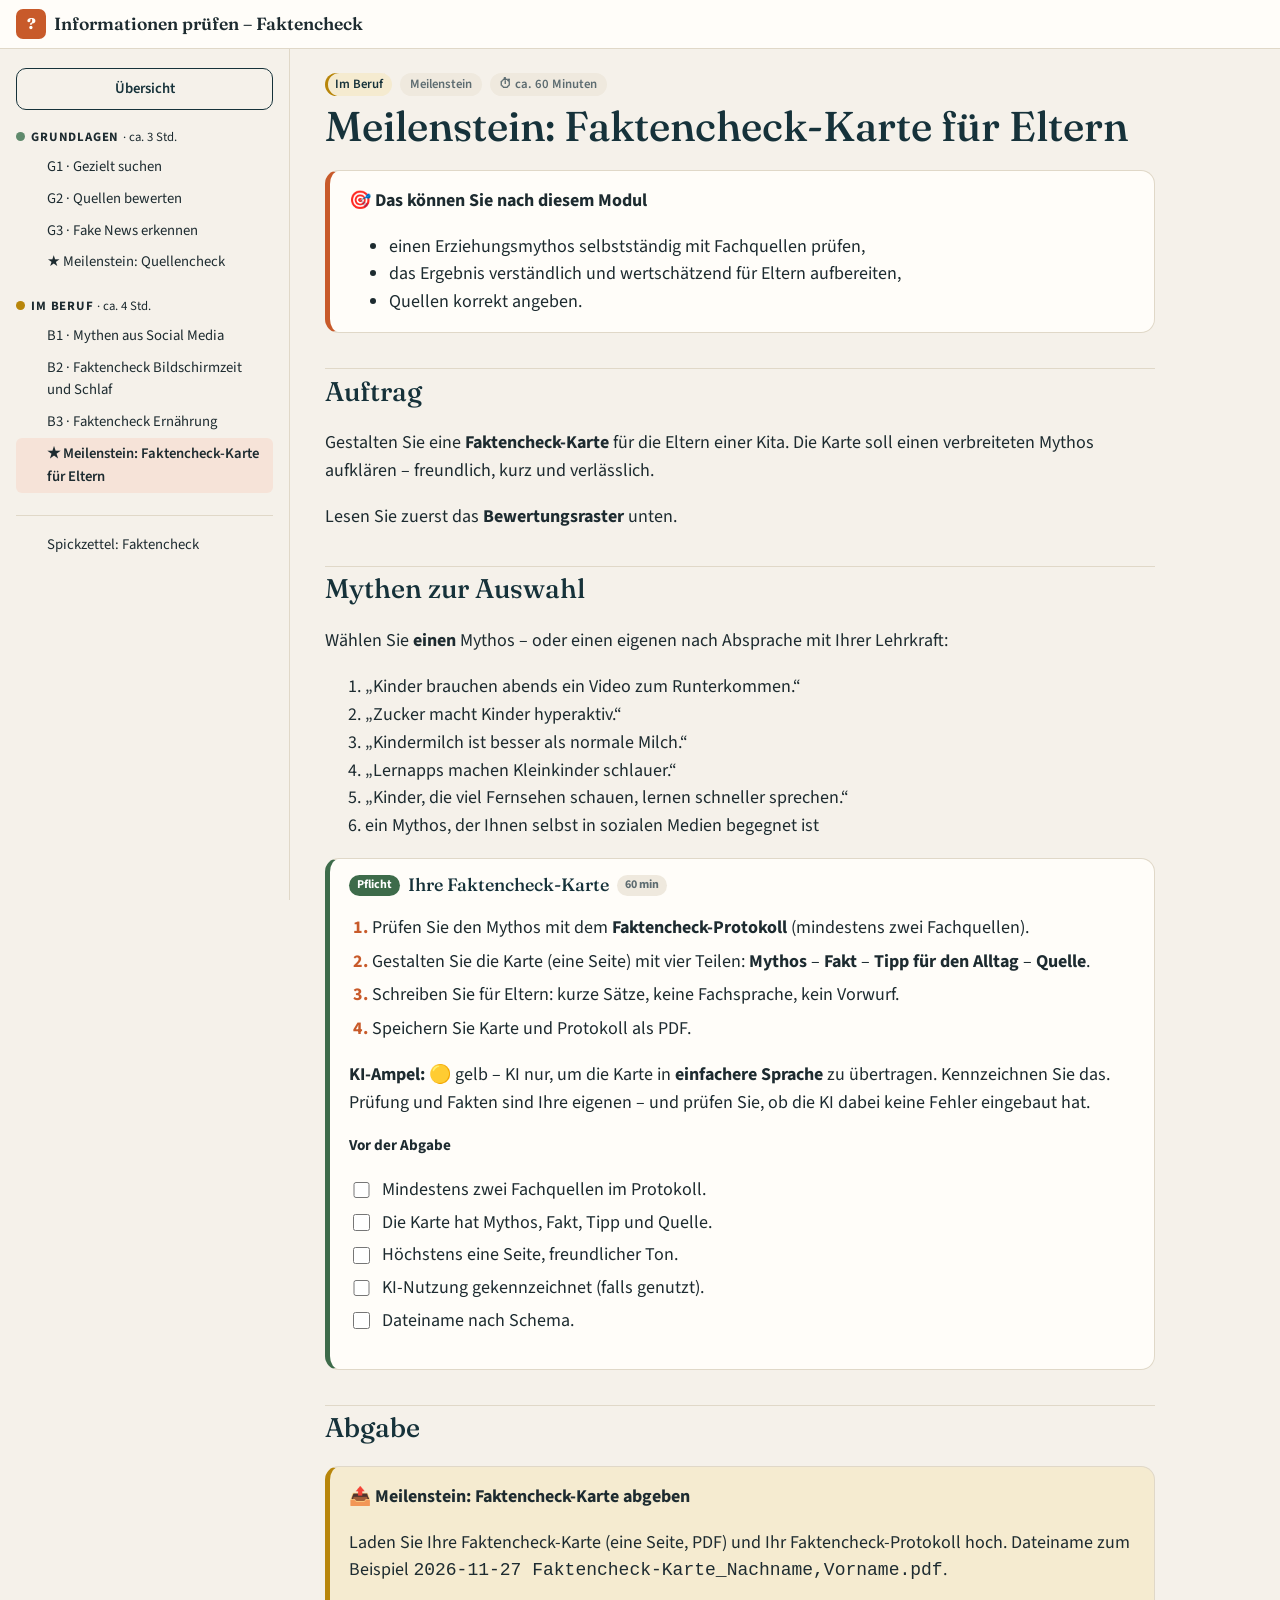
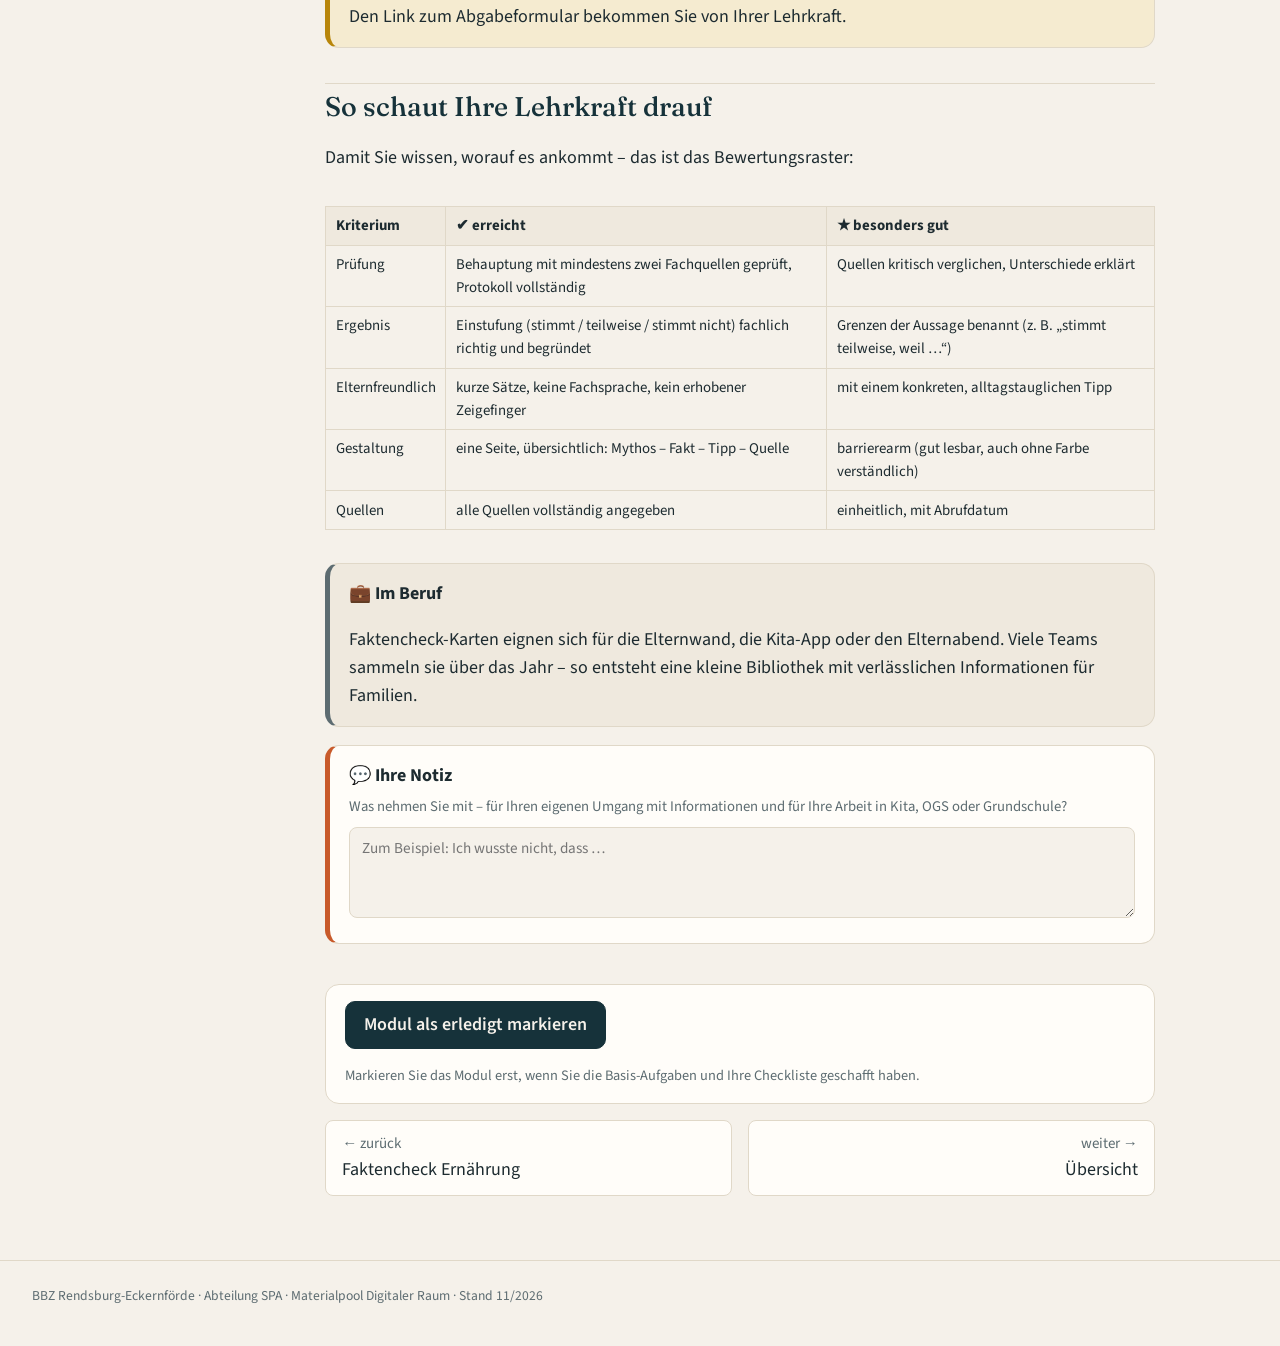
<file: docs/bm-meilenstein-faktencheck-karte-fur-eltern.html>
<!doctype html>
<html lang="de">
<head>
<meta charset="utf-8">
<meta name="viewport" content="width=device-width, initial-scale=1">
<title>Meilenstein: Faktencheck-Karte für Eltern – Informationen prüfen – Faktencheck</title>
<link rel="stylesheet" href="assets/css/style.css">
<link rel="stylesheet" href="assets/css/kurs.css">
<script src="assets/js/kurs.js"></script>
<script src="assets/js/medien.js" defer></script>
<script src="assets/js/app.js" defer></script>
</head>
<body data-module="bm">
<header id="topbar"></header>
<div class="layout">
<nav id="sidebar" aria-label="Lernpfad"></nav>
<main>
<div class="box goals"><div class="box-title">🎯 Das können Sie nach diesem Modul</div><ul><li>einen Erziehungsmythos selbstständig mit Fachquellen prüfen,</li><li>das Ergebnis verständlich und wertschätzend für Eltern aufbereiten,</li><li>Quellen korrekt angeben.</li></ul></div><h2>Auftrag</h2>
<p>Gestalten Sie eine <strong>Faktencheck-Karte</strong> für die Eltern einer Kita. Die Karte soll einen verbreiteten Mythos aufklären – freundlich, kurz und verlässlich.</p>
<p>Lesen Sie zuerst das <strong>Bewertungsraster</strong> unten.</p>
<h2>Mythen zur Auswahl</h2>
<p>Wählen Sie <strong>einen</strong> Mythos – oder einen eigenen nach Absprache mit Ihrer Lehrkraft:</p>
<ol>
<li>„Kinder brauchen abends ein Video zum Runterkommen.“</li>
<li>„Zucker macht Kinder hyperaktiv.“</li>
<li>„Kindermilch ist besser als normale Milch.“</li>
<li>„Lernapps machen Kleinkinder schlauer.“</li>
<li>„Kinder, die viel Fernsehen schauen, lernen schneller sprechen.“</li>
<li>ein Mythos, der Ihnen selbst in sozialen Medien begegnet ist</li>
</ol>
<div class="box task basis"><div class="task-head"><span class="lvl basis">Pflicht</span><h3>Ihre Faktencheck-Karte</h3><span class="lvl time">60 min</span></div><div class="schritte"><ol class="steps">
<li>Prüfen Sie den Mythos mit dem <strong>Faktencheck-Protokoll</strong> (mindestens zwei Fachquellen).</li>
<li>Gestalten Sie die Karte (eine Seite) mit vier Teilen: <strong>Mythos</strong> – <strong>Fakt</strong> – <strong>Tipp für den Alltag</strong> – <strong>Quelle</strong>.</li>
<li>Schreiben Sie für Eltern: kurze Sätze, keine Fachsprache, kein Vorwurf.</li>
<li>Speichern Sie Karte und Protokoll als PDF.</li>
</ol>
</div><p><strong>KI-Ampel:</strong> 🟡 gelb – KI nur, um die Karte in <strong>einfachere Sprache</strong> zu übertragen. Kennzeichnen Sie das. Prüfung und Fakten sind Ihre eigenen – und prüfen Sie, ob die KI dabei keine Fehler eingebaut hat.</p>
<div class="checkliste"><div class="check-title">Vor der Abgabe</div><ul class="check">
<li>Mindestens zwei Fachquellen im Protokoll.</li>
<li>Die Karte hat Mythos, Fakt, Tipp und Quelle.</li>
<li>Höchstens eine Seite, freundlicher Ton.</li>
<li>KI-Nutzung gekennzeichnet (falls genutzt).</li>
<li>Dateiname nach Schema.</li>
</ul>
</div></div><h2>Abgabe</h2><div class="box download"><div class="box-title">📤 Meilenstein: Faktencheck-Karte abgeben</div><p>Laden Sie Ihre Faktencheck-Karte (eine Seite, PDF) und Ihr Faktencheck-Protokoll hoch. Dateiname zum Beispiel <code>2026-11-27 Faktencheck-Karte_Nachname,Vorname.pdf</code>.</p>
<div class="abgabe" data-option="Meilenstein: Faktencheck-Karte für Eltern"></div></div>
<h2>So schaut Ihre Lehrkraft drauf</h2><p>Damit Sie wissen, worauf es ankommt – das ist das Bewertungsraster:</p><div class="table-wrap"><table><tr><th>Kriterium</th><th>✔ erreicht</th><th>★ besonders gut</th></tr><tr><td>Prüfung</td><td>Behauptung mit mindestens zwei Fachquellen geprüft, Protokoll vollständig</td><td>Quellen kritisch verglichen, Unterschiede erklärt</td></tr><tr><td>Ergebnis</td><td>Einstufung (stimmt / teilweise / stimmt nicht) fachlich richtig und begründet</td><td>Grenzen der Aussage benannt (z. B. „stimmt teilweise, weil …“)</td></tr><tr><td>Elternfreundlich</td><td>kurze Sätze, keine Fachsprache, kein erhobener Zeigefinger</td><td>mit einem konkreten, alltagstauglichen Tipp</td></tr><tr><td>Gestaltung</td><td>eine Seite, übersichtlich: Mythos – Fakt – Tipp – Quelle</td><td>barrierearm (gut lesbar, auch ohne Farbe verständlich)</td></tr><tr><td>Quellen</td><td>alle Quellen vollständig angegeben</td><td>einheitlich, mit Abrufdatum</td></tr></table></div>
<div class="box note"><div class="box-title">💼 Im Beruf</div><p>Faktencheck-Karten eignen sich für die Elternwand, die Kita-App oder den Elternabend. Viele Teams sammeln sie über das Jahr – so entsteht eine kleine Bibliothek mit verlässlichen Informationen für Familien.</p>
</div>
</main>
</div>
<footer class="site">BBZ Rendsburg-Eckernförde · Abteilung SPA · Materialpool Digitaler Raum · Stand 11/2026</footer>
</body>
</html>
</file>
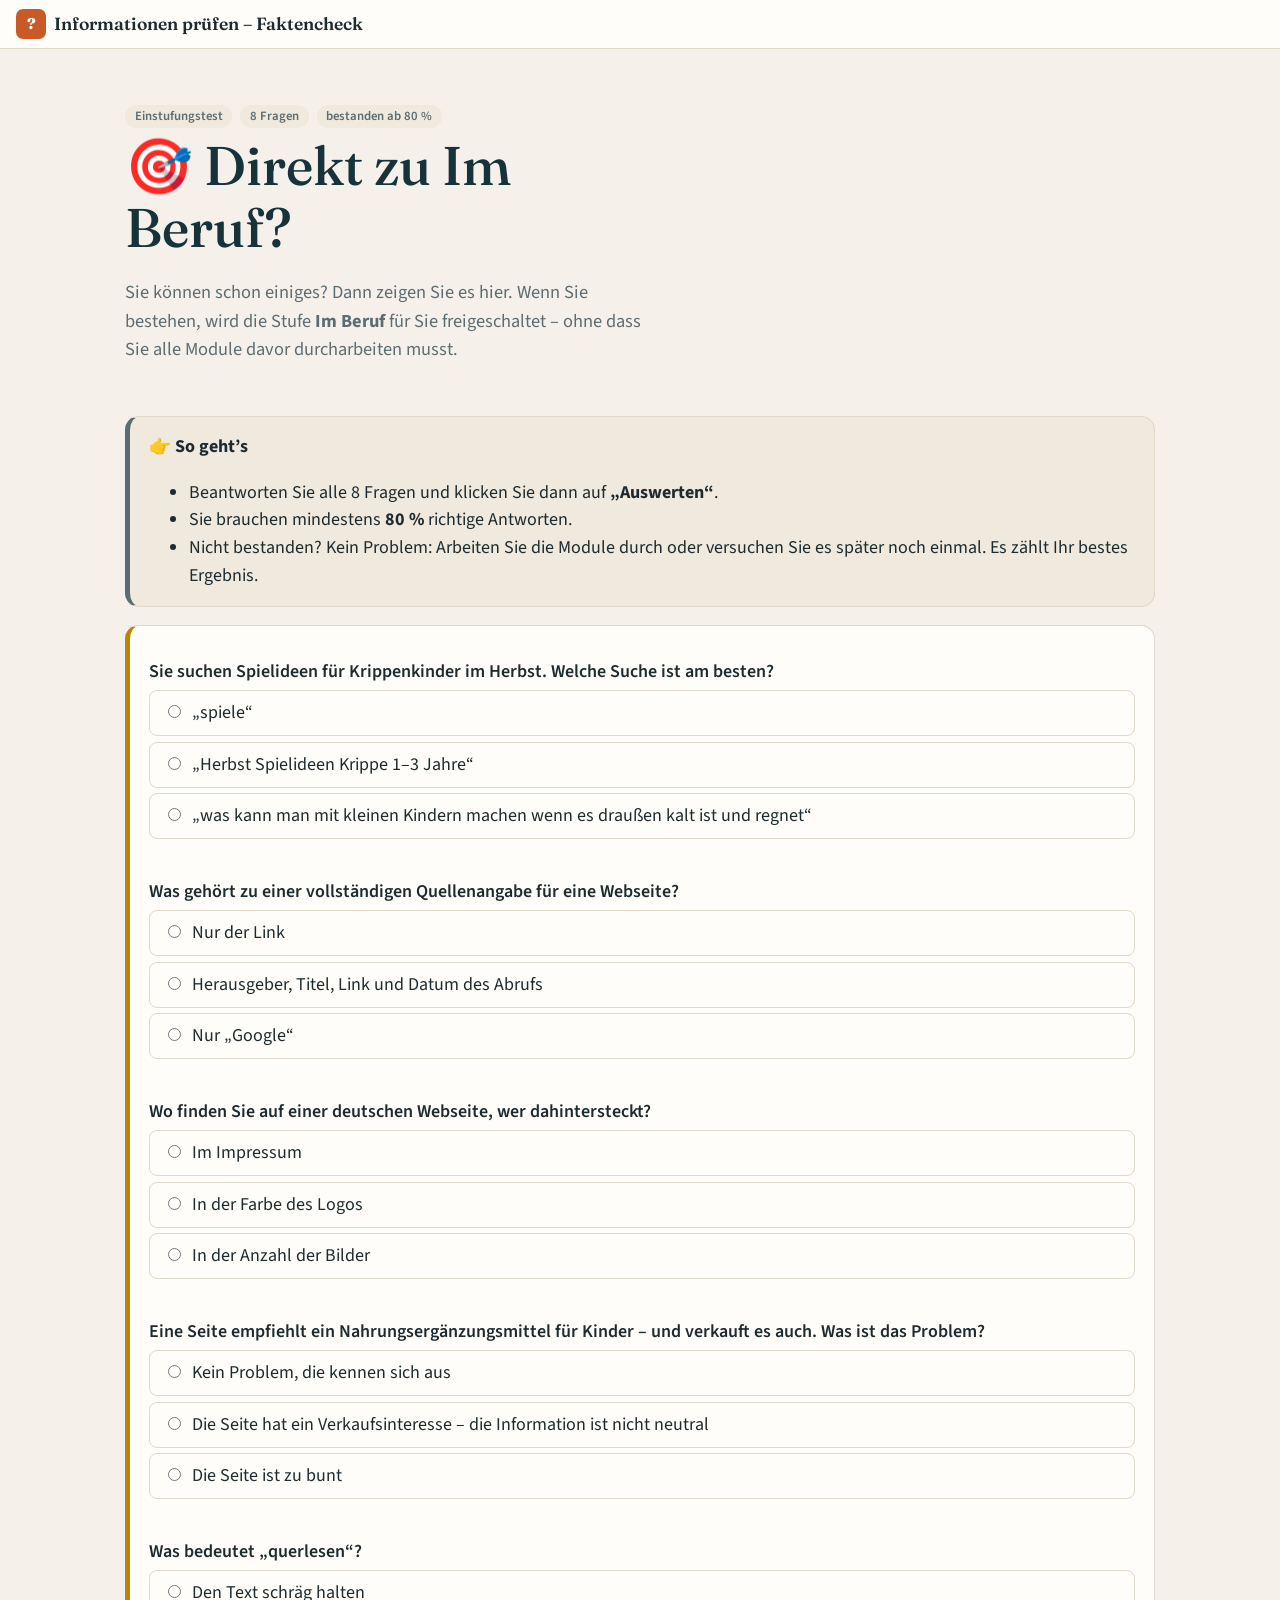
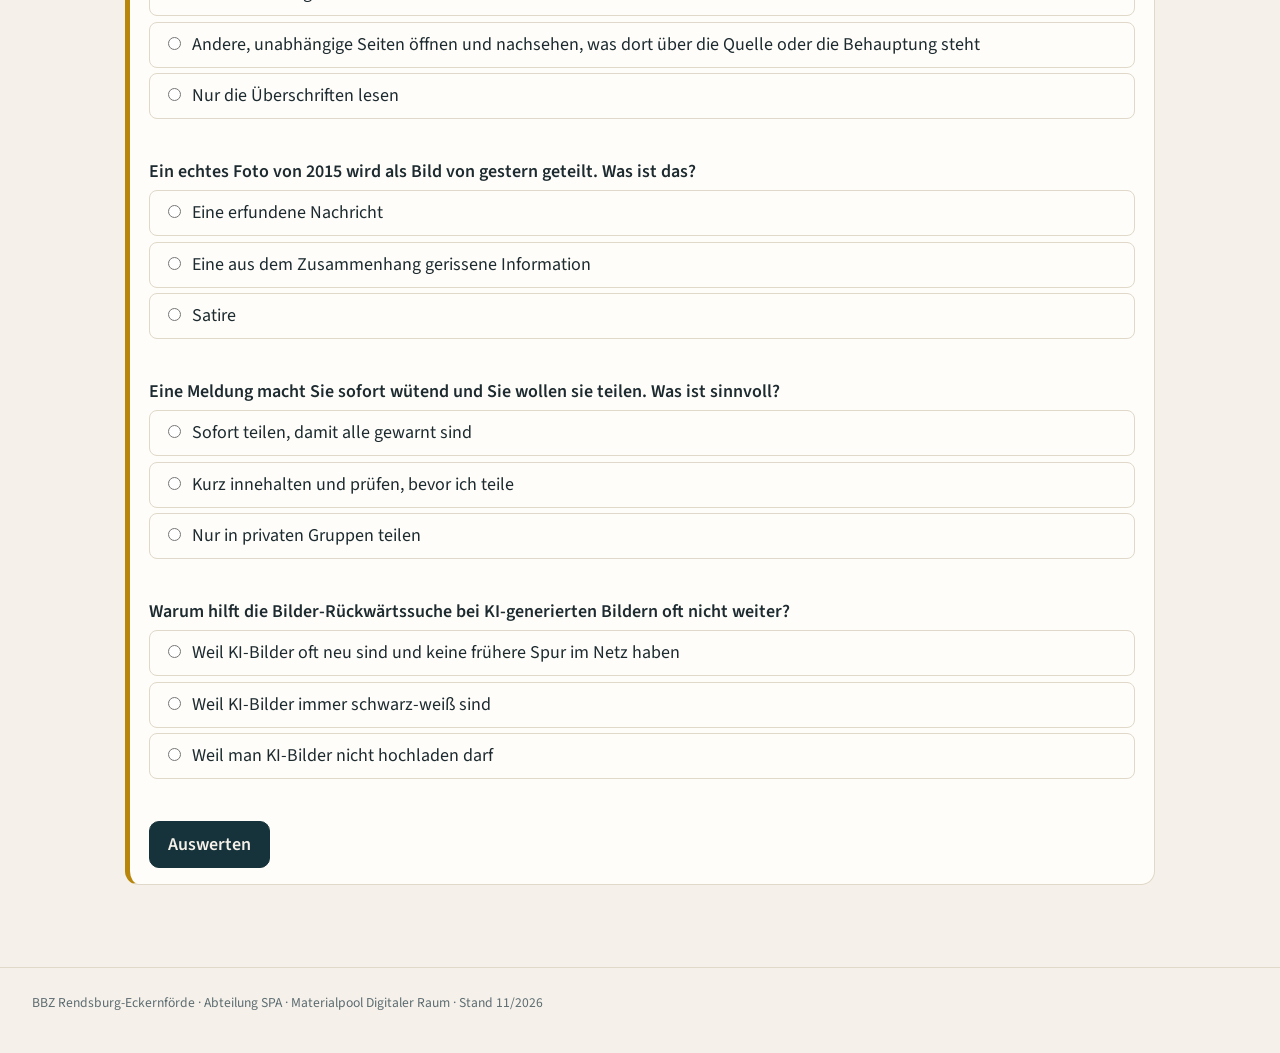
<file: docs/einstufung-im-beruf.html>
<!doctype html>
<html lang="de">
<head>
<meta charset="utf-8">
<meta name="viewport" content="width=device-width, initial-scale=1">
<title>Einstufungstest: direkt zu Im Beruf – Informationen prüfen – Faktencheck</title>
<link rel="stylesheet" href="assets/css/style.css">
<link rel="stylesheet" href="assets/css/kurs.css">
<script src="assets/js/kurs.js"></script>
<script src="assets/js/medien.js" defer></script>
<script src="assets/js/app.js" defer></script>
</head>
<body data-page="test" data-bestehen="80" data-stufe="Im Beruf">
<header id="topbar"></header>
<div class="layout wide">

<main>
<section class="hero"><div class="badges"><span class="badge">Einstufungstest</span><span class="badge">8 Fragen</span><span class="badge">bestanden ab 80 %</span></div>
<h1>🎯 Direkt zu Im Beruf?</h1>
<p class="lead">Sie können schon einiges? Dann zeigen Sie es hier. Wenn Sie bestehen, wird die Stufe <strong>Im Beruf</strong> für Sie freigeschaltet – ohne dass Sie alle Module davor durcharbeiten musst.</p></section>
<div class="box note"><div class="box-title">👉 So geht’s</div><ul><li>Beantworten Sie alle 8 Fragen und klicken Sie dann auf <strong>„Auswerten“</strong>.</li>
<li>Sie brauchen mindestens <strong>80 %</strong> richtige Antworten.</li><li>Nicht bestanden? Kein Problem: Arbeiten Sie die Module durch oder versuchen Sie es später noch einmal. Es zählt Ihr bestes Ergebnis.</li></ul></div>
<div id="test-best" aria-live="polite"></div>
<form id="test" class="box quiz"><div class="tq" data-right="2" data-quelle="G1 · Gezielt suchen"><p class="q">Sie suchen Spielideen für Krippenkinder im Herbst. Welche Suche ist am besten?</p><ol><li>„spiele“</li><li>„Herbst Spielideen Krippe 1–3 Jahre“</li><li>„was kann man mit kleinen Kindern machen wenn es draußen kalt ist und regnet“</li></ol><p class="fb" data-ok="Genau. Wenige, treffende Begriffe: Thema, Jahreszeit, Altersgruppe." data-no="Ein Wort ist zu ungenau, ein ganzer Satz oft zu lang. Nutzen Sie wenige treffende Begriffe."></p></div>
<div class="tq" data-right="2" data-quelle="G1 · Gezielt suchen"><p class="q">Was gehört zu einer vollständigen Quellenangabe für eine Webseite?</p><ol><li>Nur der Link</li><li>Herausgeber, Titel, Link und Datum des Abrufs</li><li>Nur „Google“</li></ol><p class="fb" data-ok="Richtig. So kann jede:r die Information nachprüfen." data-no="„Google“ ist keine Quelle, sondern eine Suchmaschine. Nennen Sie Herausgeber, Titel, Link und Abrufdatum."></p></div>
<div class="tq" data-right="1" data-quelle="G2 · Quellen bewerten"><p class="q">Wo finden Sie auf einer deutschen Webseite, wer dahintersteckt?</p><ol><li>Im Impressum</li><li>In der Farbe des Logos</li><li>In der Anzahl der Bilder</li></ol><p class="fb" data-ok="Richtig. Das Impressum nennt den Anbieter. Fehlt es, ist das ein Warnzeichen." data-no="Das Impressum verrät, wer hinter der Seite steht. Fehlt es, ist Vorsicht angesagt."></p></div>
<div class="tq" data-right="2" data-quelle="G2 · Quellen bewerten"><p class="q">Eine Seite empfiehlt ein Nahrungsergänzungsmittel für Kinder – und verkauft es auch. Was ist das Problem?</p><ol><li>Kein Problem, die kennen sich aus</li><li>Die Seite hat ein Verkaufsinteresse – die Information ist nicht neutral</li><li>Die Seite ist zu bunt</li></ol><p class="fb" data-ok="Genau. Wer etwas verkaufen will, informiert selten ausgewogen." data-no="Achten Sie auf die Absicht: Wer das Produkt verkauft, ist keine neutrale Quelle."></p></div>
<div class="tq" data-right="2" data-quelle="G2 · Quellen bewerten"><p class="q">Was bedeutet „querlesen“?</p><ol><li>Den Text schräg halten</li><li>Andere, unabhängige Seiten öffnen und nachsehen, was dort über die Quelle oder die Behauptung steht</li><li>Nur die Überschriften lesen</li></ol><p class="fb" data-ok="Richtig. Fachleute prüfen eine Quelle, indem sie woanders nachschauen." data-no="Querlesen heißt: die Seite verlassen und bei unabhängigen Quellen nachschauen."></p></div>
<div class="tq" data-right="2" data-quelle="G3 · Fake News erkennen"><p class="q">Ein echtes Foto von 2015 wird als Bild von gestern geteilt. Was ist das?</p><ol><li>Eine erfundene Nachricht</li><li>Eine aus dem Zusammenhang gerissene Information</li><li>Satire</li></ol><p class="fb" data-ok="Richtig. Das Foto ist echt – aber Zeit und Zusammenhang sind falsch." data-no="Das Bild ist echt, nur Zeit oder Ort stimmen nicht. Das ist eine aus dem Zusammenhang gerissene Information."></p></div>
<div class="tq" data-right="2" data-quelle="G3 · Fake News erkennen"><p class="q">Eine Meldung macht Sie sofort wütend und Sie wollen sie teilen. Was ist sinnvoll?</p><ol><li>Sofort teilen, damit alle gewarnt sind</li><li>Kurz innehalten und prüfen, bevor ich teile</li><li>Nur in privaten Gruppen teilen</li></ol><p class="fb" data-ok="Genau. Starke Gefühle sind ein typisches Mittel von Falschmeldungen. Erst prüfen, dann teilen." data-no="Falschmeldungen sind oft so gemacht, dass sie wütend oder ängstlich machen. Erst prüfen, dann teilen – auch privat."></p></div>
<div class="tq" data-right="1" data-quelle="G3 · Fake News erkennen"><p class="q">Warum hilft die Bilder-Rückwärtssuche bei KI-generierten Bildern oft nicht weiter?</p><ol><li>Weil KI-Bilder oft neu sind und keine frühere Spur im Netz haben</li><li>Weil KI-Bilder immer schwarz-weiß sind</li><li>Weil man KI-Bilder nicht hochladen darf</li></ol><p class="fb" data-ok="Richtig. Die Rückwärtssuche findet frühere Versionen eines Bildes – ein neu erzeugtes Bild hat keine." data-no="Die Rückwärtssuche sucht frühere Fundstellen eines Bildes. Ein frisch erzeugtes KI-Bild hat oft keine."></p></div>
<p style="margin:1.2rem 0 0"><button class="btn" type="submit">Auswerten</button></p></form>
<div id="test-result" aria-live="polite"></div>
</main>
</div>
<footer class="site">BBZ Rendsburg-Eckernförde · Abteilung SPA · Materialpool Digitaler Raum · Stand 11/2026</footer>
</body>
</html>
</file>
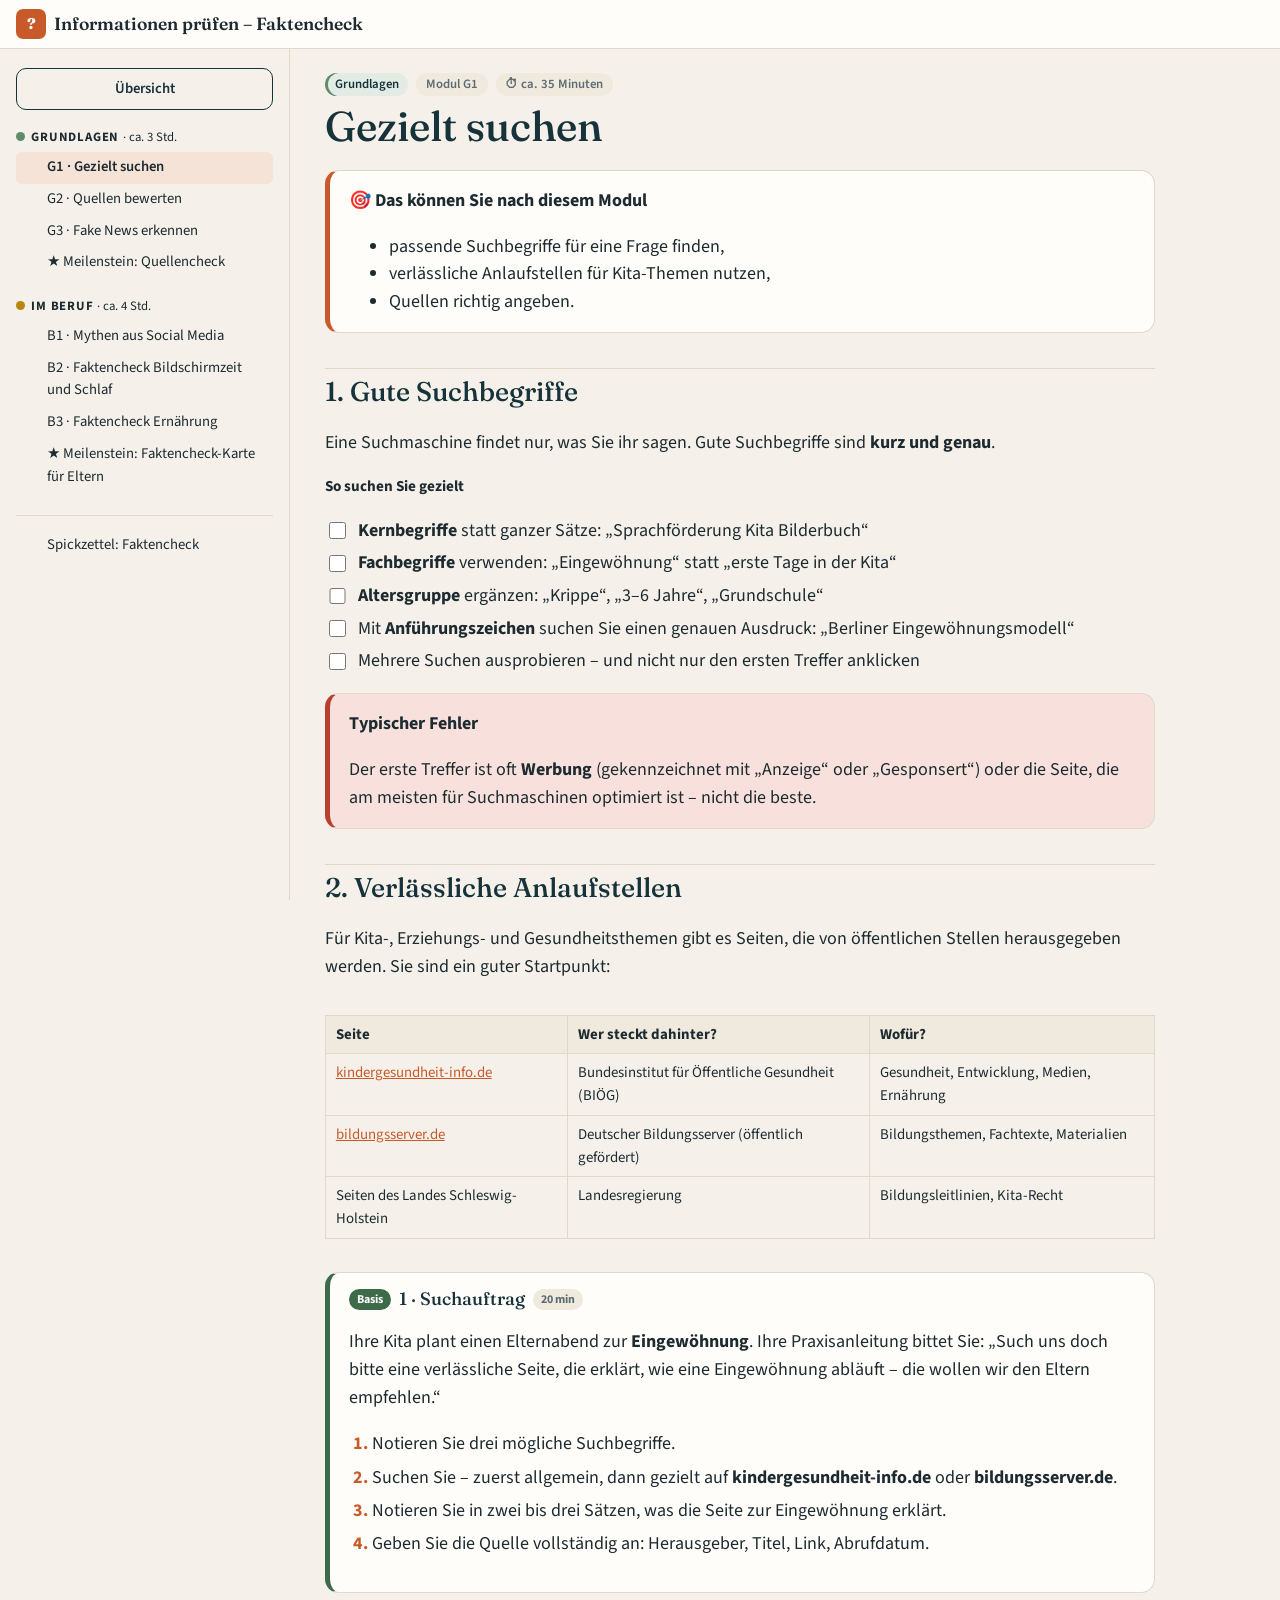
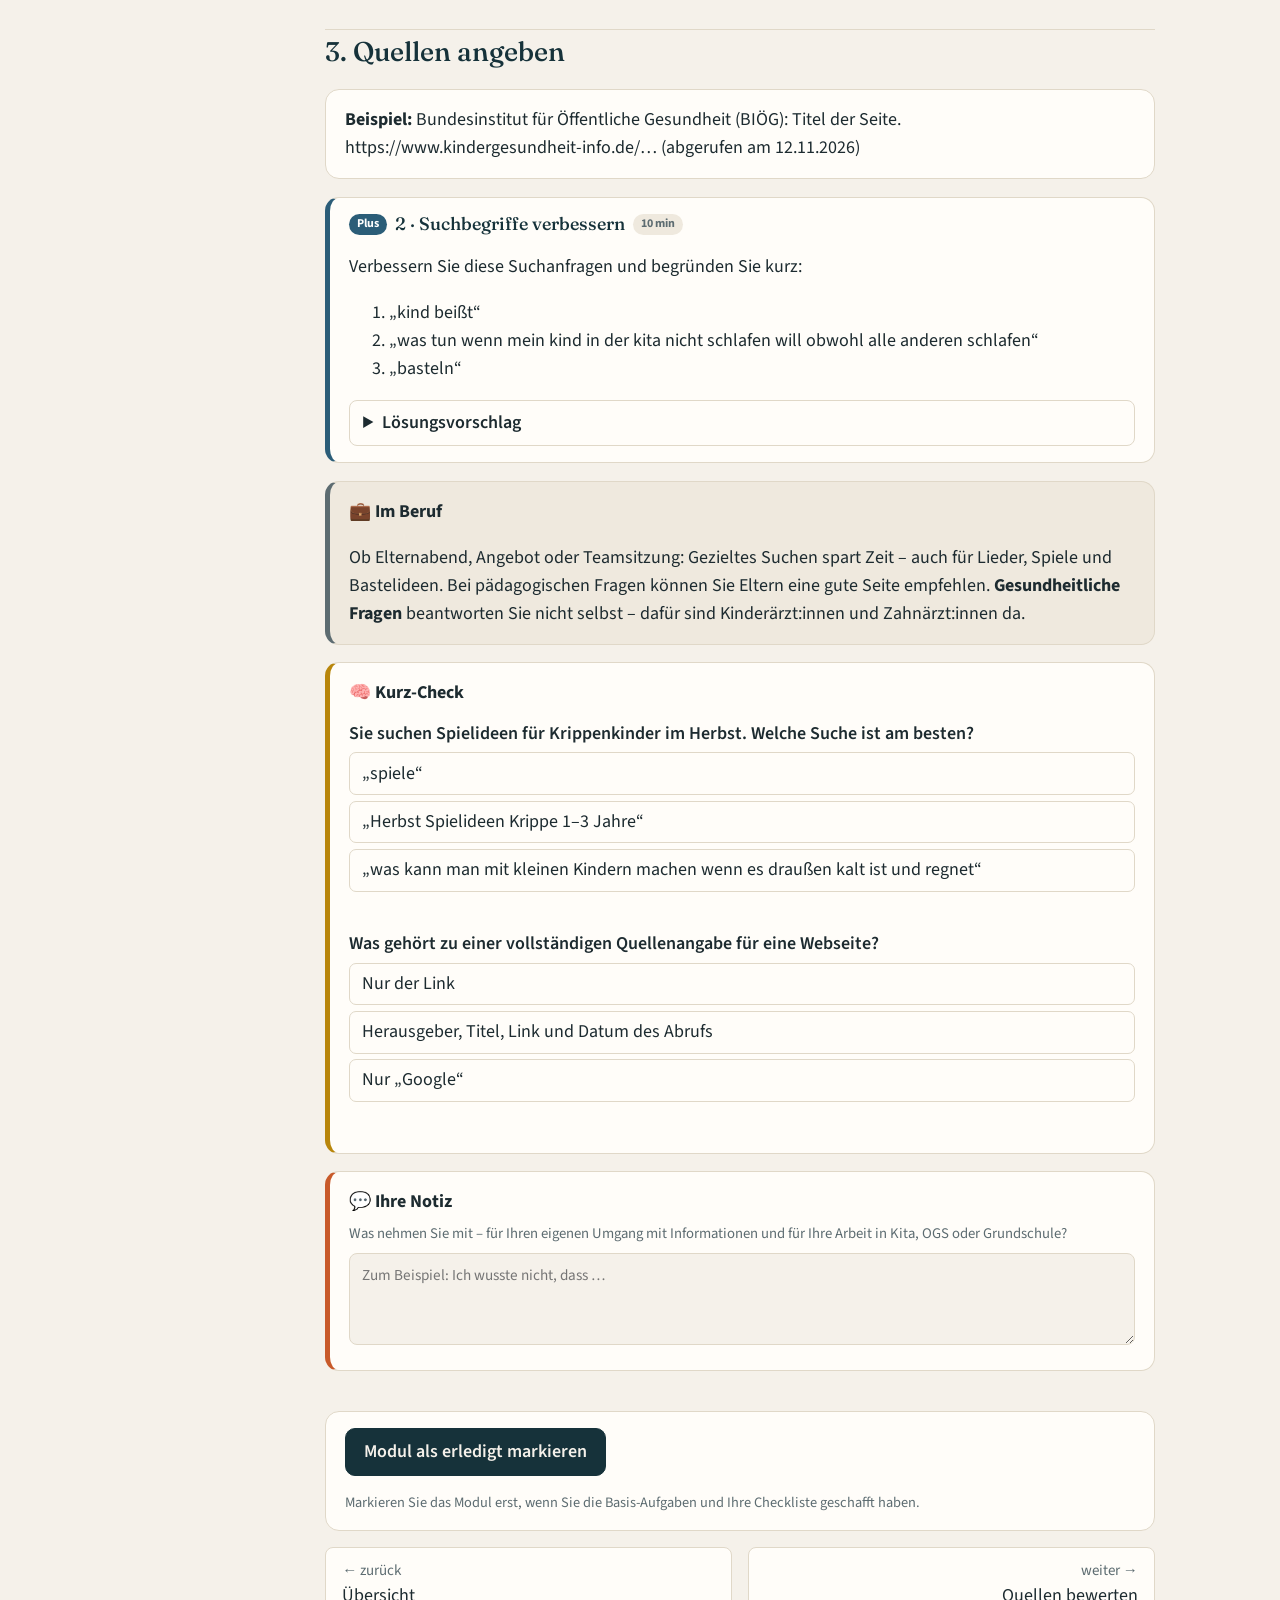
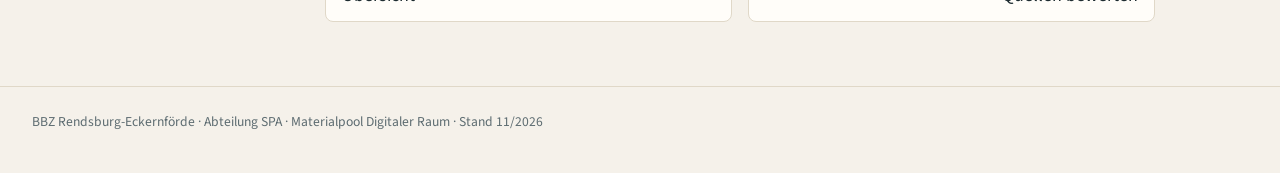
<file: docs/g1-gezielt-suchen.html>
<!doctype html>
<html lang="de">
<head>
<meta charset="utf-8">
<meta name="viewport" content="width=device-width, initial-scale=1">
<title>Gezielt suchen – Informationen prüfen – Faktencheck</title>
<link rel="stylesheet" href="assets/css/style.css">
<link rel="stylesheet" href="assets/css/kurs.css">
<script src="assets/js/kurs.js"></script>
<script src="assets/js/medien.js" defer></script>
<script src="assets/js/app.js" defer></script>
</head>
<body data-module="g1">
<header id="topbar"></header>
<div class="layout">
<nav id="sidebar" aria-label="Lernpfad"></nav>
<main>
<div class="box goals"><div class="box-title">🎯 Das können Sie nach diesem Modul</div><ul><li>passende Suchbegriffe für eine Frage finden,</li><li>verlässliche Anlaufstellen für Kita-Themen nutzen,</li><li>Quellen richtig angeben.</li></ul></div><h2>1. Gute Suchbegriffe</h2>
<p>Eine Suchmaschine findet nur, was Sie ihr sagen. Gute Suchbegriffe sind <strong>kurz und genau</strong>.</p>
<div class="checkliste"><div class="check-title">So suchen Sie gezielt</div><ul class="check">
<li><strong>Kernbegriffe</strong> statt ganzer Sätze: „Sprachförderung Kita Bilderbuch“</li>
<li><strong>Fachbegriffe</strong> verwenden: „Eingewöhnung“ statt „erste Tage in der Kita“</li>
<li><strong>Altersgruppe</strong> ergänzen: „Krippe“, „3–6 Jahre“, „Grundschule“</li>
<li>Mit <strong>Anführungszeichen</strong> suchen Sie einen genauen Ausdruck: „Berliner Eingewöhnungsmodell“</li>
<li>Mehrere Suchen ausprobieren – und nicht nur den ersten Treffer anklicken</li>
</ul>
</div><div class="box warn"><div class="box-title">Typischer Fehler</div><p>Der erste Treffer ist oft <strong>Werbung</strong> (gekennzeichnet mit „Anzeige“ oder „Gesponsert“) oder die Seite, die am meisten für Suchmaschinen optimiert ist – nicht die beste.</p>
</div><h2>2. Verlässliche Anlaufstellen</h2>
<p>Für Kita-, Erziehungs- und Gesundheitsthemen gibt es Seiten, die von öffentlichen Stellen herausgegeben werden. Sie sind ein guter Startpunkt:</p>
<div class="table-wrap"><table>
<thead>
<tr>
<th>Seite</th>
<th>Wer steckt dahinter?</th>
<th>Wofür?</th>
</tr>
</thead>
<tbody>
<tr>
<td><a href="https://www.kindergesundheit-info.de" target="_blank" rel="noopener">kindergesundheit-info.de</a></td>
<td>Bundesinstitut für Öffentliche Gesundheit (BIÖG)</td>
<td>Gesundheit, Entwicklung, Medien, Ernährung</td>
</tr>
<tr>
<td><a href="https://www.bildungsserver.de" target="_blank" rel="noopener">bildungsserver.de</a></td>
<td>Deutscher Bildungsserver (öffentlich gefördert)</td>
<td>Bildungsthemen, Fachtexte, Materialien</td>
</tr>
<tr>
<td>Seiten des Landes Schleswig-Holstein</td>
<td>Landesregierung</td>
<td>Bildungsleitlinien, Kita-Recht</td>
</tr>
</tbody>
</table></div>
<div class="box task basis"><div class="task-head"><span class="lvl basis">Basis</span><h3>1 · Suchauftrag</h3><span class="lvl time">20 min</span></div><p>Ihre Kita plant einen Elternabend zur <strong>Eingewöhnung</strong>. Ihre Praxisanleitung bittet Sie: „Such uns doch bitte eine verlässliche Seite, die erklärt, wie eine Eingewöhnung abläuft – die wollen wir den Eltern empfehlen.“</p>
<div class="schritte"><ol class="steps">
<li>Notieren Sie drei mögliche Suchbegriffe.</li>
<li>Suchen Sie – zuerst allgemein, dann gezielt auf <strong>kindergesundheit-info.de</strong> oder <strong>bildungsserver.de</strong>.</li>
<li>Notieren Sie in zwei bis drei Sätzen, was die Seite zur Eingewöhnung erklärt.</li>
<li>Geben Sie die Quelle vollständig an: Herausgeber, Titel, Link, Abrufdatum.</li>
</ol>
</div></div><h2>3. Quellen angeben</h2>
<div class="box plain"><p><strong>Beispiel:</strong> Bundesinstitut für Öffentliche Gesundheit (BIÖG): Titel der Seite. https://www.kindergesundheit-info.de/… (abgerufen am 12.11.2026)</p>
</div><div class="box task plus"><div class="task-head"><span class="lvl plus">Plus</span><h3>2 · Suchbegriffe verbessern</h3><span class="lvl time">10 min</span></div><p>Verbessern Sie diese Suchanfragen und begründen Sie kurz:</p>
<ol>
<li>„kind beißt“</li>
<li>„was tun wenn mein kind in der kita nicht schlafen will obwohl alle anderen schlafen“</li>
<li>„basteln“</li>
</ol>
<details><summary>Lösungsvorschlag</summary><ol>
<li>„Kita Kind beißt andere Kinder 2 Jahre Umgang“ – Situation und Alter ergänzen.</li>
<li>„Mittagsschlaf Kita Kind will nicht schlafen“ – auf Kernbegriffe kürzen.</li>
<li>„Basteln Herbst Kita 4–6 Jahre Naturmaterial“ – Thema, Alter, Material ergänzen.</li>
</ol>
</details></div><div class="box note"><div class="box-title">💼 Im Beruf</div><p>Ob Elternabend, Angebot oder Teamsitzung: Gezieltes Suchen spart Zeit – auch für Lieder, Spiele und Bastelideen. Bei pädagogischen Fragen können Sie Eltern eine gute Seite empfehlen. <strong>Gesundheitliche Fragen</strong> beantworten Sie nicht selbst – dafür sind Kinderärzt:innen und Zahnärzt:innen da.</p>
</div><div class="box quiz"><div class="box-title">🧠 Kurz-Check</div><div class="qa" data-right="2"><p class="q">Sie suchen Spielideen für Krippenkinder im Herbst. Welche Suche ist am besten?</p><ol><li>„spiele“</li><li>„Herbst Spielideen Krippe 1–3 Jahre“</li><li>„was kann man mit kleinen Kindern machen wenn es draußen kalt ist und regnet“</li></ol><p class="fb" data-ok="Genau. Wenige, treffende Begriffe: Thema, Jahreszeit, Altersgruppe." data-no="Ein Wort ist zu ungenau, ein ganzer Satz oft zu lang. Nutzen Sie wenige treffende Begriffe."></p></div><div class="qa" data-right="2"><p class="q">Was gehört zu einer vollständigen Quellenangabe für eine Webseite?</p><ol><li>Nur der Link</li><li>Herausgeber, Titel, Link und Datum des Abrufs</li><li>Nur „Google“</li></ol><p class="fb" data-ok="Richtig. So kann jede:r die Information nachprüfen." data-no="„Google“ ist keine Quelle, sondern eine Suchmaschine. Nennen Sie Herausgeber, Titel, Link und Abrufdatum."></p></div></div>
</main>
</div>
<footer class="site">BBZ Rendsburg-Eckernförde · Abteilung SPA · Materialpool Digitaler Raum · Stand 11/2026</footer>
</body>
</html>
</file>
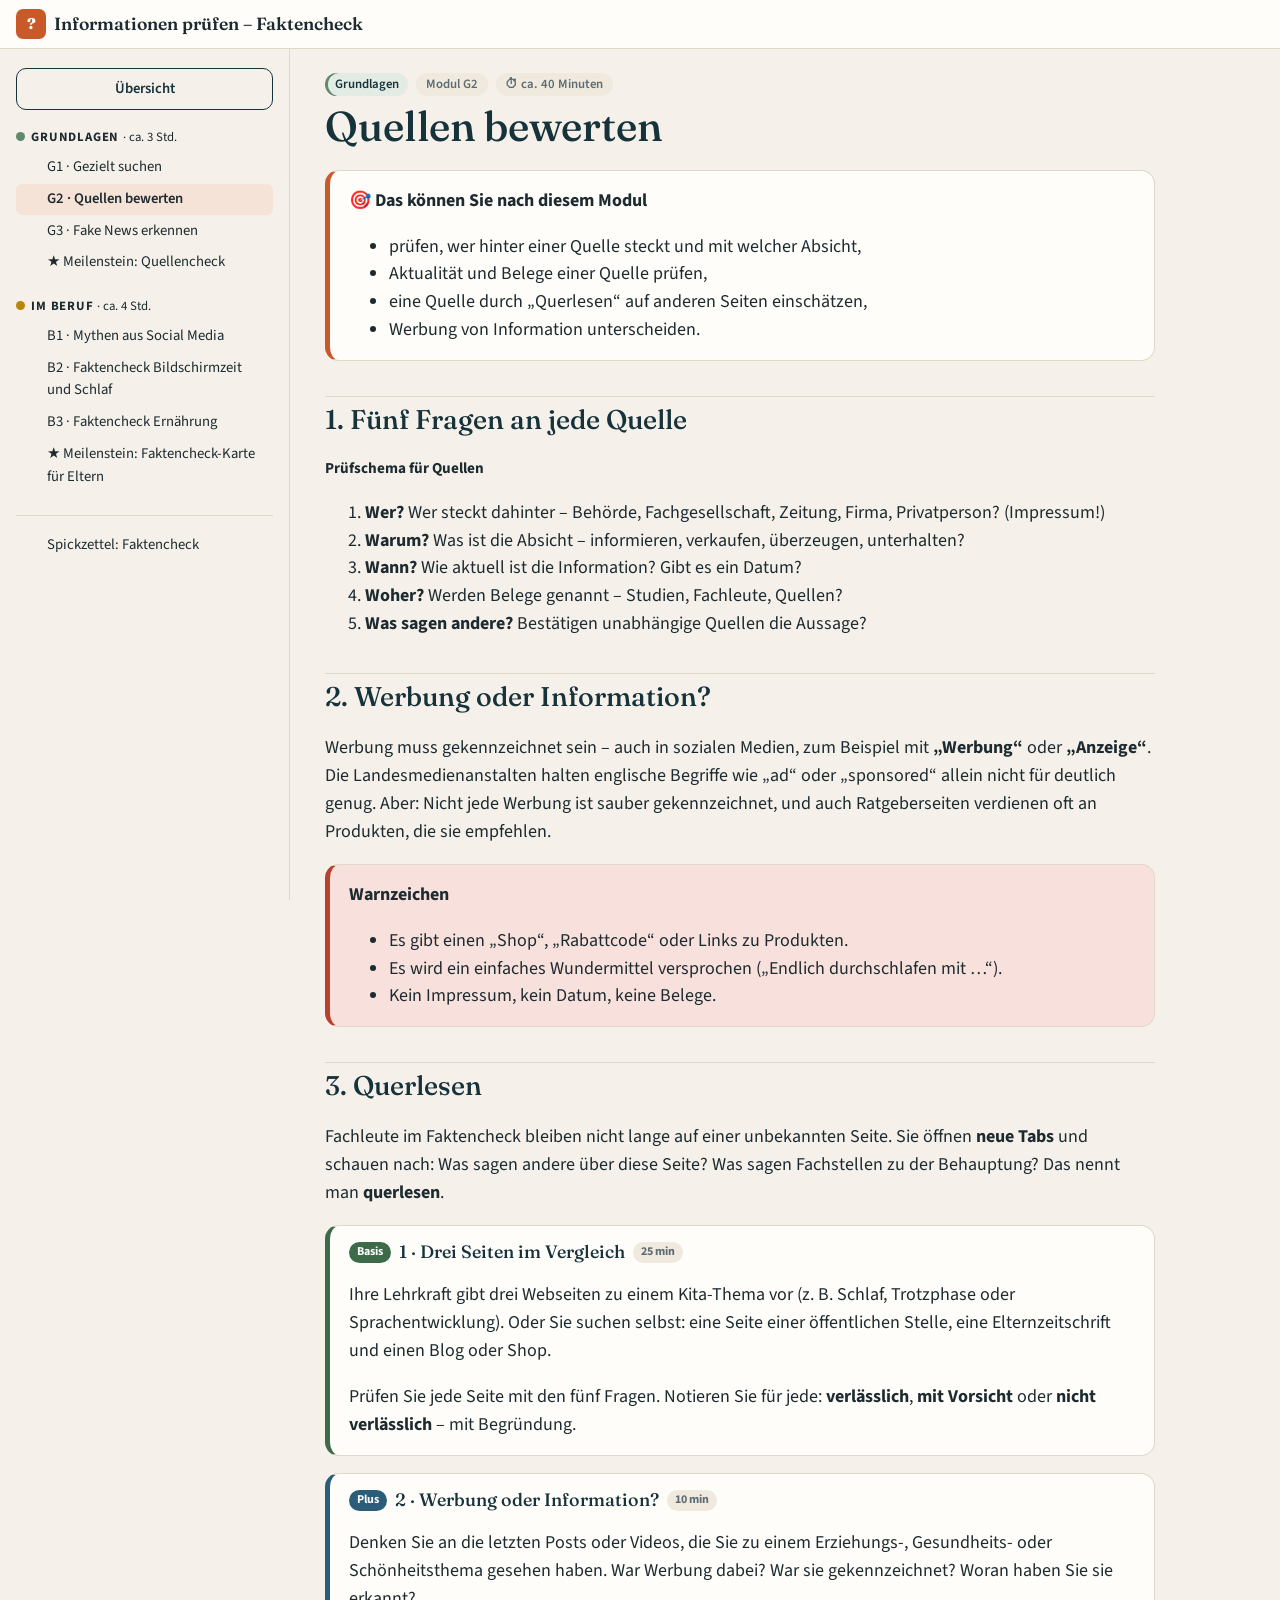
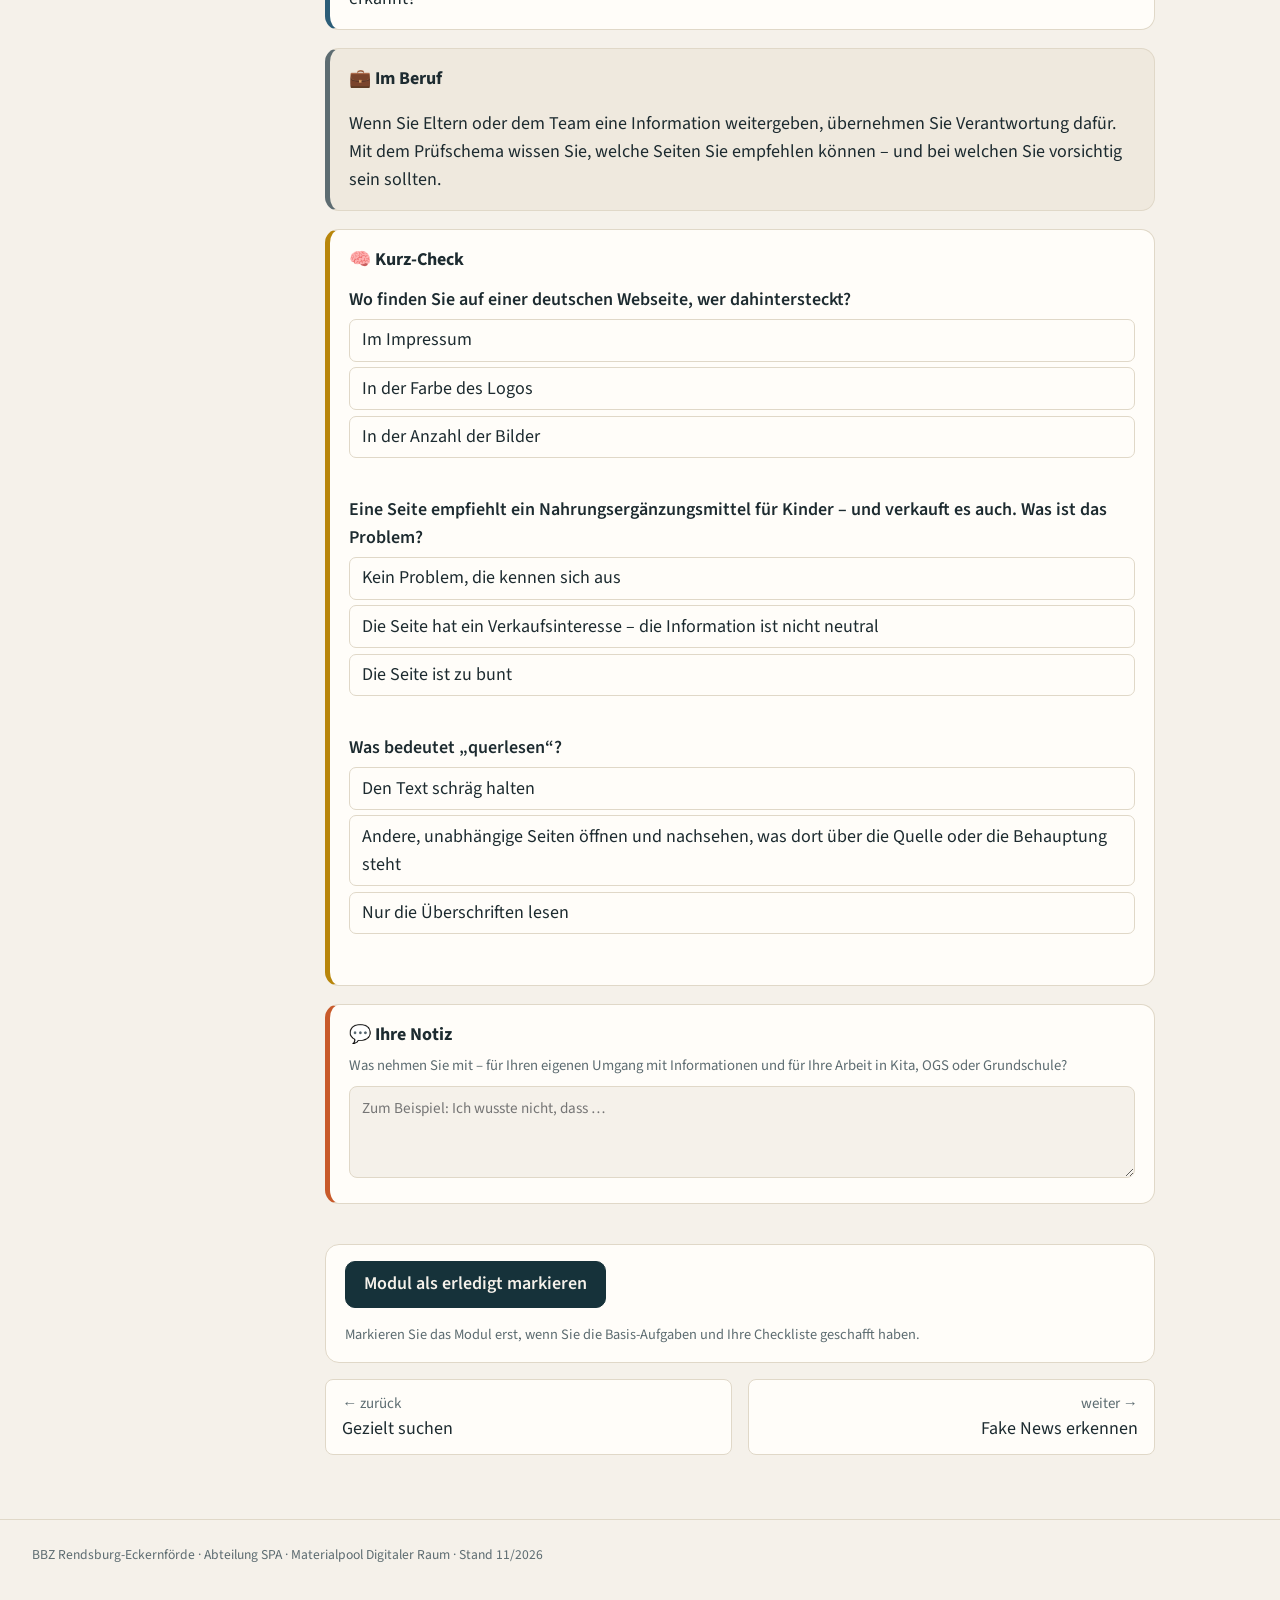
<file: docs/g2-quellen-bewerten.html>
<!doctype html>
<html lang="de">
<head>
<meta charset="utf-8">
<meta name="viewport" content="width=device-width, initial-scale=1">
<title>Quellen bewerten – Informationen prüfen – Faktencheck</title>
<link rel="stylesheet" href="assets/css/style.css">
<link rel="stylesheet" href="assets/css/kurs.css">
<script src="assets/js/kurs.js"></script>
<script src="assets/js/medien.js" defer></script>
<script src="assets/js/app.js" defer></script>
</head>
<body data-module="g2">
<header id="topbar"></header>
<div class="layout">
<nav id="sidebar" aria-label="Lernpfad"></nav>
<main>
<div class="box goals"><div class="box-title">🎯 Das können Sie nach diesem Modul</div><ul><li>prüfen, wer hinter einer Quelle steckt und mit welcher Absicht,</li><li>Aktualität und Belege einer Quelle prüfen,</li><li>eine Quelle durch „Querlesen“ auf anderen Seiten einschätzen,</li><li>Werbung von Information unterscheiden.</li></ul></div><h2>1. Fünf Fragen an jede Quelle</h2>
<div class="checkliste"><div class="check-title">Prüfschema für Quellen</div><ol>
<li><strong>Wer?</strong> Wer steckt dahinter – Behörde, Fachgesellschaft, Zeitung, Firma, Privatperson? (Impressum!)</li>
<li><strong>Warum?</strong> Was ist die Absicht – informieren, verkaufen, überzeugen, unterhalten?</li>
<li><strong>Wann?</strong> Wie aktuell ist die Information? Gibt es ein Datum?</li>
<li><strong>Woher?</strong> Werden Belege genannt – Studien, Fachleute, Quellen?</li>
<li><strong>Was sagen andere?</strong> Bestätigen unabhängige Quellen die Aussage?</li>
</ol>
</div><h2>2. Werbung oder Information?</h2>
<p>Werbung muss gekennzeichnet sein – auch in sozialen Medien, zum Beispiel mit <strong>„Werbung“</strong> oder <strong>„Anzeige“</strong>. Die Landesmedienanstalten halten englische Begriffe wie „ad“ oder „sponsored“ allein nicht für deutlich genug. Aber: Nicht jede Werbung ist sauber gekennzeichnet, und auch Ratgeberseiten verdienen oft an Produkten, die sie empfehlen.</p>
<div class="box warn"><div class="box-title">Warnzeichen</div><ul>
<li>Es gibt einen „Shop“, „Rabattcode“ oder Links zu Produkten.</li>
<li>Es wird ein einfaches Wundermittel versprochen („Endlich durchschlafen mit …“).</li>
<li>Kein Impressum, kein Datum, keine Belege.</li>
</ul>
</div><h2>3. Querlesen</h2>
<p>Fachleute im Faktencheck bleiben nicht lange auf einer unbekannten Seite. Sie öffnen <strong>neue Tabs</strong> und schauen nach: Was sagen andere über diese Seite? Was sagen Fachstellen zu der Behauptung? Das nennt man <strong>querlesen</strong>.</p>
<div class="box task basis"><div class="task-head"><span class="lvl basis">Basis</span><h3>1 · Drei Seiten im Vergleich</h3><span class="lvl time">25 min</span></div><p>Ihre Lehrkraft gibt drei Webseiten zu einem Kita-Thema vor (z. B. Schlaf, Trotzphase oder Sprachentwicklung). Oder Sie suchen selbst: eine Seite einer öffentlichen Stelle, eine Elternzeitschrift und einen Blog oder Shop.</p>
<p>Prüfen Sie jede Seite mit den fünf Fragen. Notieren Sie für jede: <strong>verlässlich</strong>, <strong>mit Vorsicht</strong> oder <strong>nicht verlässlich</strong> – mit Begründung.</p>
</div><div class="box task plus"><div class="task-head"><span class="lvl plus">Plus</span><h3>2 · Werbung oder Information?</h3><span class="lvl time">10 min</span></div><p>Denken Sie an die letzten Posts oder Videos, die Sie zu einem Erziehungs-, Gesundheits- oder Schönheitsthema gesehen haben. War Werbung dabei? War sie gekennzeichnet? Woran haben Sie sie erkannt?</p>
</div><div class="box note"><div class="box-title">💼 Im Beruf</div><p>Wenn Sie Eltern oder dem Team eine Information weitergeben, übernehmen Sie Verantwortung dafür. Mit dem Prüfschema wissen Sie, welche Seiten Sie empfehlen können – und bei welchen Sie vorsichtig sein sollten.</p>
</div><div class="box quiz"><div class="box-title">🧠 Kurz-Check</div><div class="qa" data-right="1"><p class="q">Wo finden Sie auf einer deutschen Webseite, wer dahintersteckt?</p><ol><li>Im Impressum</li><li>In der Farbe des Logos</li><li>In der Anzahl der Bilder</li></ol><p class="fb" data-ok="Richtig. Das Impressum nennt den Anbieter. Fehlt es, ist das ein Warnzeichen." data-no="Das Impressum verrät, wer hinter der Seite steht. Fehlt es, ist Vorsicht angesagt."></p></div><div class="qa" data-right="2"><p class="q">Eine Seite empfiehlt ein Nahrungsergänzungsmittel für Kinder – und verkauft es auch. Was ist das Problem?</p><ol><li>Kein Problem, die kennen sich aus</li><li>Die Seite hat ein Verkaufsinteresse – die Information ist nicht neutral</li><li>Die Seite ist zu bunt</li></ol><p class="fb" data-ok="Genau. Wer etwas verkaufen will, informiert selten ausgewogen." data-no="Achten Sie auf die Absicht: Wer das Produkt verkauft, ist keine neutrale Quelle."></p></div><div class="qa" data-right="2"><p class="q">Was bedeutet „querlesen“?</p><ol><li>Den Text schräg halten</li><li>Andere, unabhängige Seiten öffnen und nachsehen, was dort über die Quelle oder die Behauptung steht</li><li>Nur die Überschriften lesen</li></ol><p class="fb" data-ok="Richtig. Fachleute prüfen eine Quelle, indem sie woanders nachschauen." data-no="Querlesen heißt: die Seite verlassen und bei unabhängigen Quellen nachschauen."></p></div></div>
</main>
</div>
<footer class="site">BBZ Rendsburg-Eckernförde · Abteilung SPA · Materialpool Digitaler Raum · Stand 11/2026</footer>
</body>
</html>
</file>
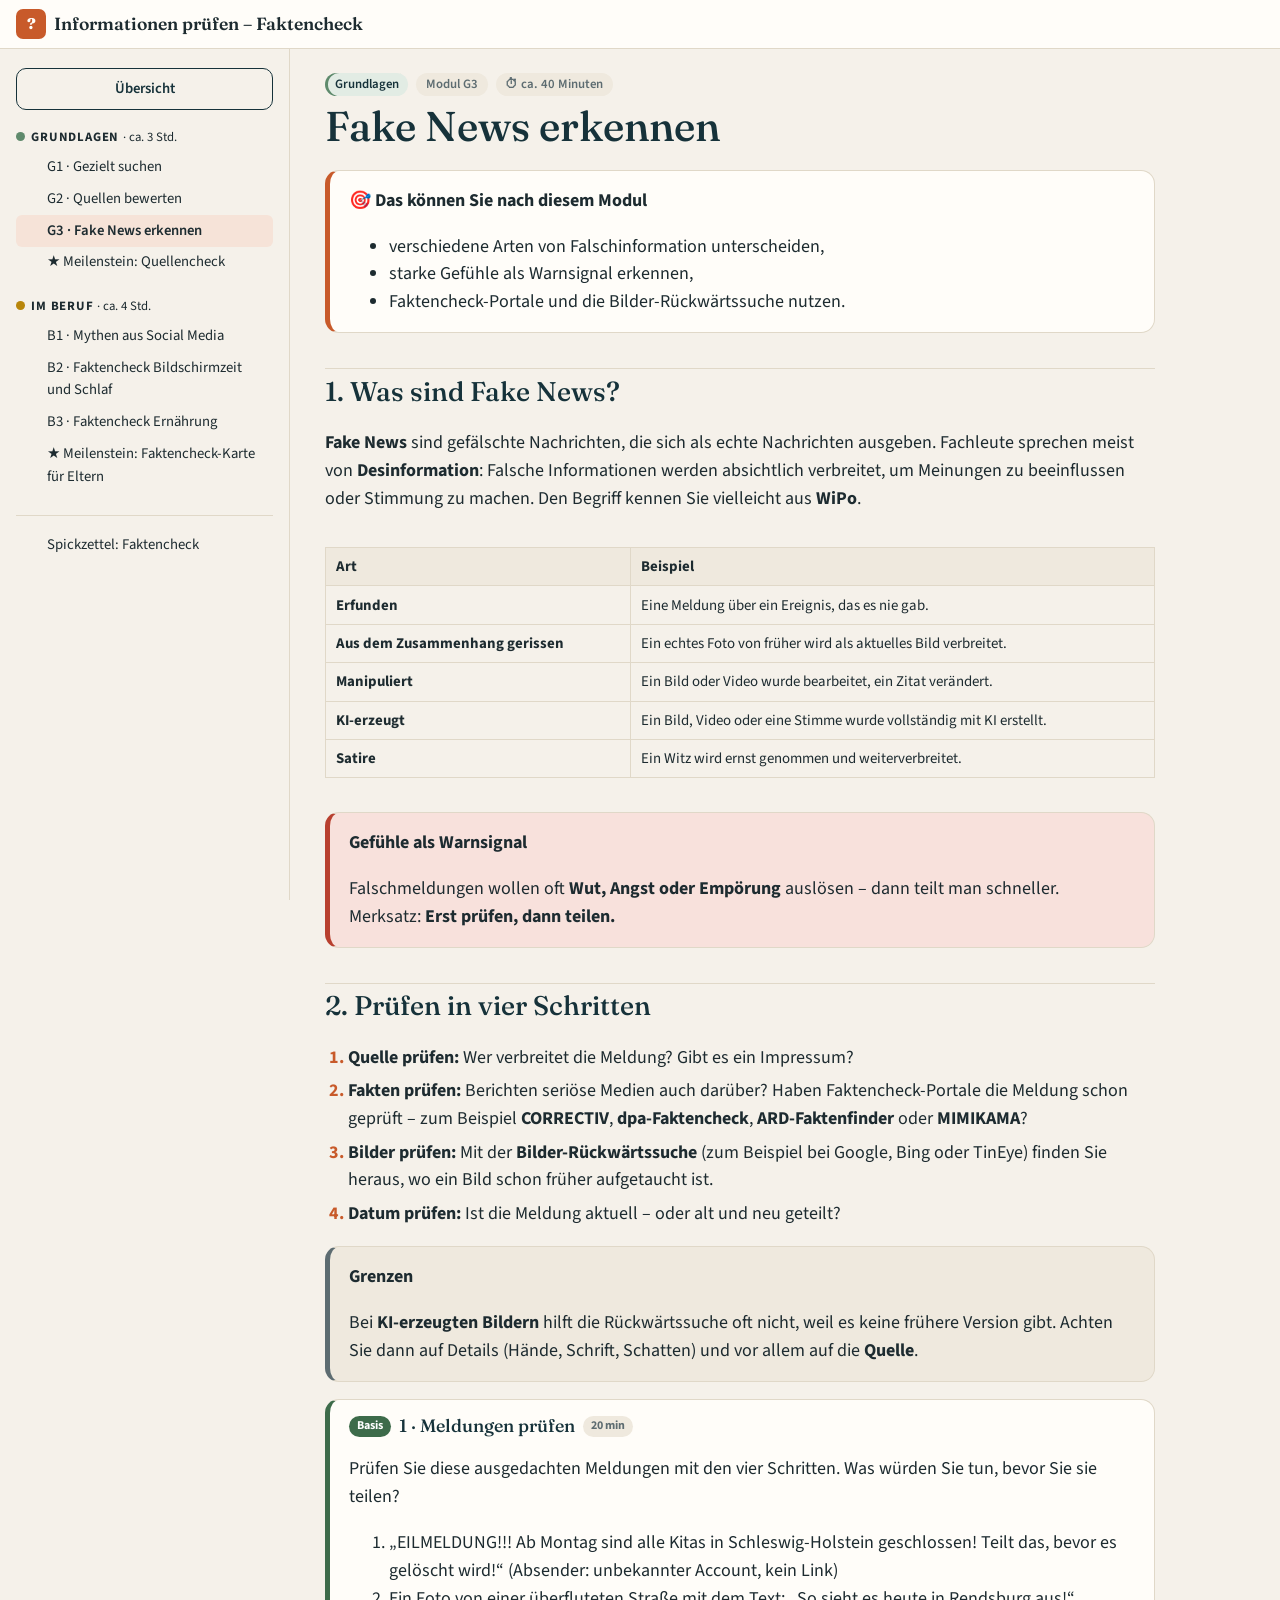
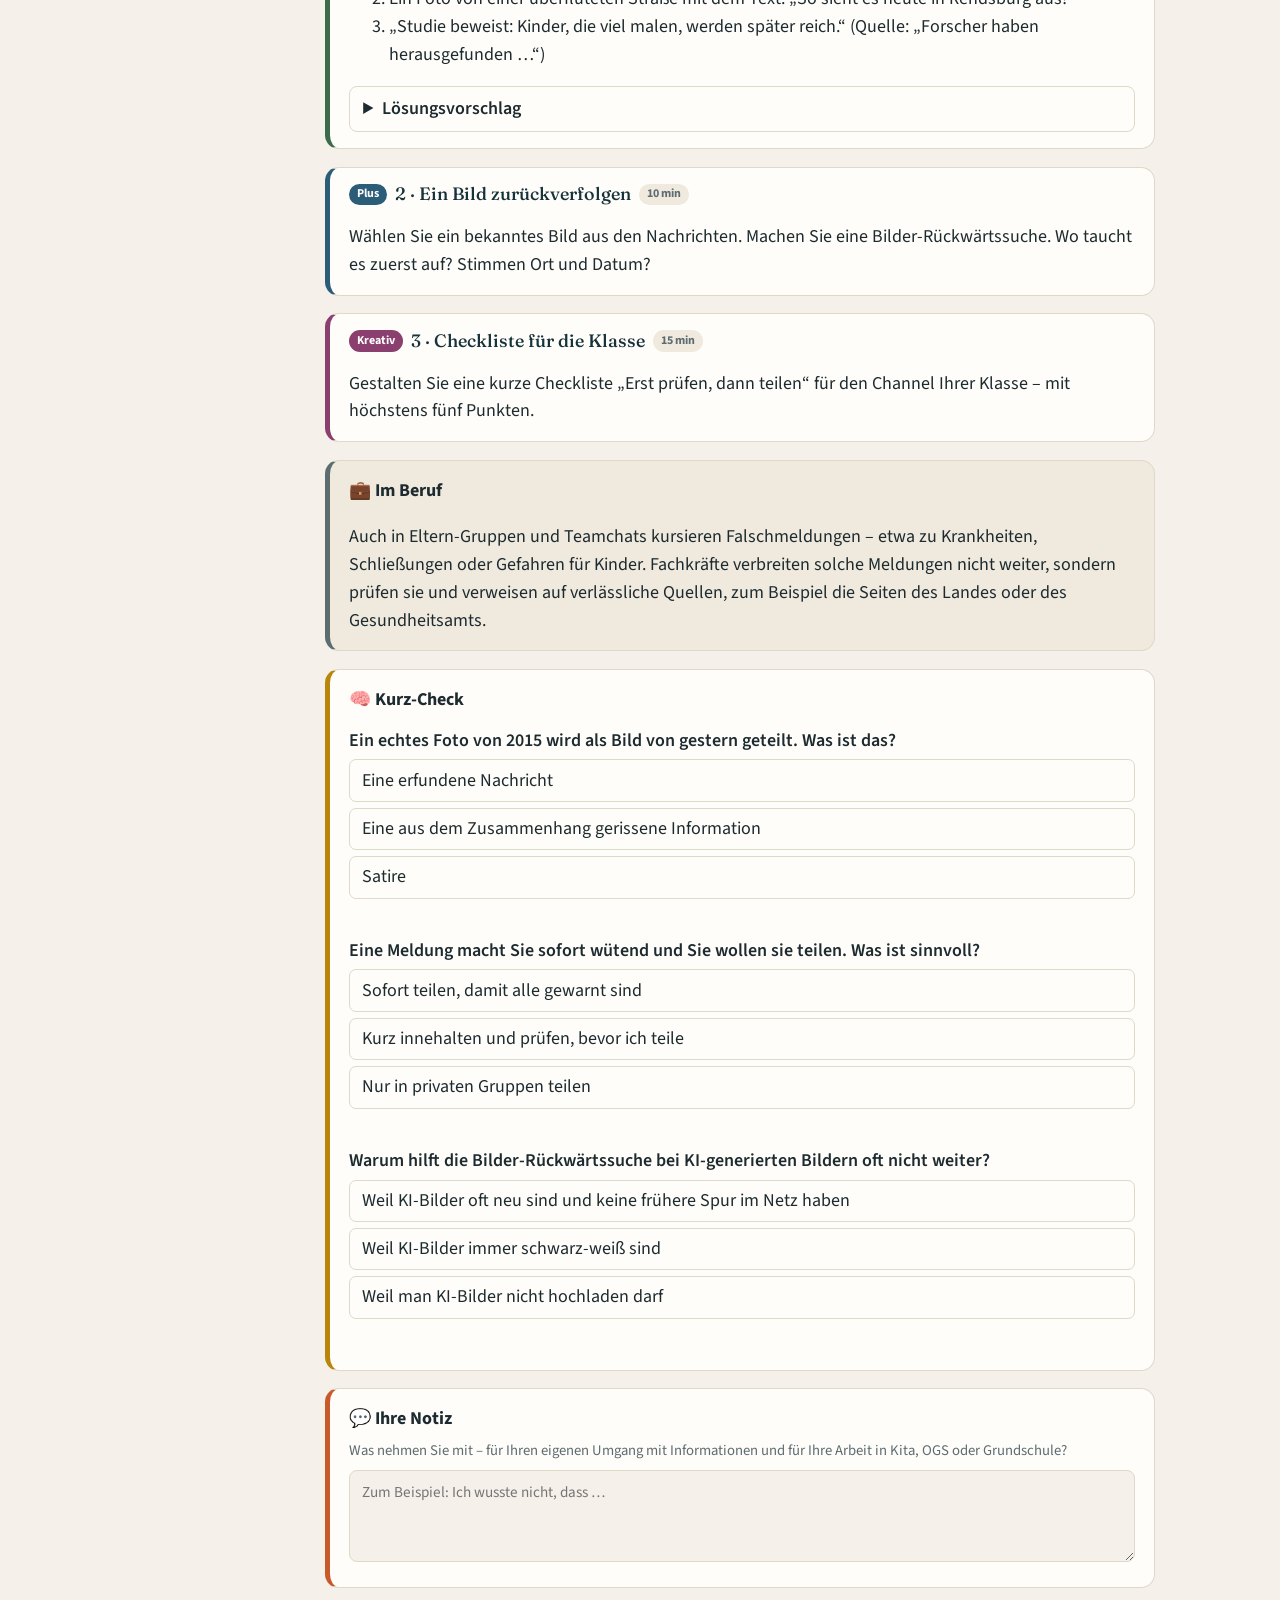
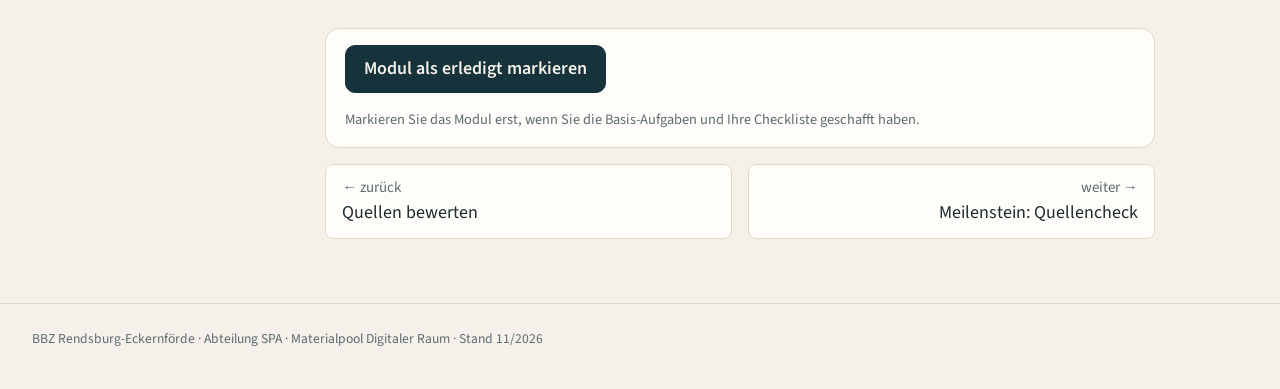
<file: docs/g3-fake-news-erkennen.html>
<!doctype html>
<html lang="de">
<head>
<meta charset="utf-8">
<meta name="viewport" content="width=device-width, initial-scale=1">
<title>Fake News erkennen – Informationen prüfen – Faktencheck</title>
<link rel="stylesheet" href="assets/css/style.css">
<link rel="stylesheet" href="assets/css/kurs.css">
<script src="assets/js/kurs.js"></script>
<script src="assets/js/medien.js" defer></script>
<script src="assets/js/app.js" defer></script>
</head>
<body data-module="g3">
<header id="topbar"></header>
<div class="layout">
<nav id="sidebar" aria-label="Lernpfad"></nav>
<main>
<div class="box goals"><div class="box-title">🎯 Das können Sie nach diesem Modul</div><ul><li>verschiedene Arten von Falschinformation unterscheiden,</li><li>starke Gefühle als Warnsignal erkennen,</li><li>Faktencheck-Portale und die Bilder-Rückwärtssuche nutzen.</li></ul></div><h2>1. Was sind Fake News?</h2>
<p><strong>Fake News</strong> sind gefälschte Nachrichten, die sich als echte Nachrichten ausgeben. Fachleute sprechen meist von <strong>Desinformation</strong>: Falsche Informationen werden absichtlich verbreitet, um Meinungen zu beeinflussen oder Stimmung zu machen. Den Begriff kennen Sie vielleicht aus <strong>WiPo</strong>.</p>
<div class="table-wrap"><table>
<thead>
<tr>
<th>Art</th>
<th>Beispiel</th>
</tr>
</thead>
<tbody>
<tr>
<td><strong>Erfunden</strong></td>
<td>Eine Meldung über ein Ereignis, das es nie gab.</td>
</tr>
<tr>
<td><strong>Aus dem Zusammenhang gerissen</strong></td>
<td>Ein echtes Foto von früher wird als aktuelles Bild verbreitet.</td>
</tr>
<tr>
<td><strong>Manipuliert</strong></td>
<td>Ein Bild oder Video wurde bearbeitet, ein Zitat verändert.</td>
</tr>
<tr>
<td><strong>KI-erzeugt</strong></td>
<td>Ein Bild, Video oder eine Stimme wurde vollständig mit KI erstellt.</td>
</tr>
<tr>
<td><strong>Satire</strong></td>
<td>Ein Witz wird ernst genommen und weiterverbreitet.</td>
</tr>
</tbody>
</table></div>
<div class="box warn"><div class="box-title">Gefühle als Warnsignal</div><p>Falschmeldungen wollen oft <strong>Wut, Angst oder Empörung</strong> auslösen – dann teilt man schneller. Merksatz: <strong>Erst prüfen, dann teilen.</strong></p>
</div><h2>2. Prüfen in vier Schritten</h2>
<div class="schritte"><ol class="steps">
<li><strong>Quelle prüfen:</strong> Wer verbreitet die Meldung? Gibt es ein Impressum?</li>
<li><strong>Fakten prüfen:</strong> Berichten seriöse Medien auch darüber? Haben Faktencheck-Portale die Meldung schon geprüft – zum Beispiel <strong>CORRECTIV</strong>, <strong>dpa-Faktencheck</strong>, <strong>ARD-Faktenfinder</strong> oder <strong>MIMIKAMA</strong>?</li>
<li><strong>Bilder prüfen:</strong> Mit der <strong>Bilder-Rückwärtssuche</strong> (zum Beispiel bei Google, Bing oder TinEye) finden Sie heraus, wo ein Bild schon früher aufgetaucht ist.</li>
<li><strong>Datum prüfen:</strong> Ist die Meldung aktuell – oder alt und neu geteilt?</li>
</ol>
</div><div class="box note"><div class="box-title">Grenzen</div><p>Bei <strong>KI-erzeugten Bildern</strong> hilft die Rückwärtssuche oft nicht, weil es keine frühere Version gibt. Achten Sie dann auf Details (Hände, Schrift, Schatten) und vor allem auf die <strong>Quelle</strong>.</p>
</div><div class="box task basis"><div class="task-head"><span class="lvl basis">Basis</span><h3>1 · Meldungen prüfen</h3><span class="lvl time">20 min</span></div><p>Prüfen Sie diese ausgedachten Meldungen mit den vier Schritten. Was würden Sie tun, bevor Sie sie teilen?</p>
<ol>
<li>„EILMELDUNG!!! Ab Montag sind alle Kitas in Schleswig-Holstein geschlossen! Teilt das, bevor es gelöscht wird!“ (Absender: unbekannter Account, kein Link)</li>
<li>Ein Foto von einer überfluteten Straße mit dem Text: „So sieht es heute in Rendsburg aus!“</li>
<li>„Studie beweist: Kinder, die viel malen, werden später reich.“ (Quelle: „Forscher haben herausgefunden …“)</li>
</ol>
<details><summary>Lösungsvorschlag</summary><ol>
<li>Warnzeichen: Großbuchstaben, Druck („bevor es gelöscht wird“), keine Quelle. Prüfen: Seite des Landes, seriöse Nachrichten. Nicht teilen.</li>
<li>Bilder-Rückwärtssuche: Ist das Foto älter oder von woanders? Lokale Nachrichten prüfen.</li>
<li>Welche Studie? Wer hat geforscht? „Forscher haben herausgefunden“ ohne Namen ist keine Quelle. Ein Zusammenhang ist außerdem noch keine Ursache.</li>
</ol>
</details></div><div class="box task plus"><div class="task-head"><span class="lvl plus">Plus</span><h3>2 · Ein Bild zurückverfolgen</h3><span class="lvl time">10 min</span></div><p>Wählen Sie ein bekanntes Bild aus den Nachrichten. Machen Sie eine Bilder-Rückwärtssuche. Wo taucht es zuerst auf? Stimmen Ort und Datum?</p>
</div><div class="box task kreativ"><div class="task-head"><span class="lvl kreativ">Kreativ</span><h3>3 · Checkliste für die Klasse</h3><span class="lvl time">15 min</span></div><p>Gestalten Sie eine kurze Checkliste „Erst prüfen, dann teilen“ für den Channel Ihrer Klasse – mit höchstens fünf Punkten.</p>
</div><div class="box note"><div class="box-title">💼 Im Beruf</div><p>Auch in Eltern-Gruppen und Teamchats kursieren Falschmeldungen – etwa zu Krankheiten, Schließungen oder Gefahren für Kinder. Fachkräfte verbreiten solche Meldungen nicht weiter, sondern prüfen sie und verweisen auf verlässliche Quellen, zum Beispiel die Seiten des Landes oder des Gesundheitsamts.</p>
</div><div class="box quiz"><div class="box-title">🧠 Kurz-Check</div><div class="qa" data-right="2"><p class="q">Ein echtes Foto von 2015 wird als Bild von gestern geteilt. Was ist das?</p><ol><li>Eine erfundene Nachricht</li><li>Eine aus dem Zusammenhang gerissene Information</li><li>Satire</li></ol><p class="fb" data-ok="Richtig. Das Foto ist echt – aber Zeit und Zusammenhang sind falsch." data-no="Das Bild ist echt, nur Zeit oder Ort stimmen nicht. Das ist eine aus dem Zusammenhang gerissene Information."></p></div><div class="qa" data-right="2"><p class="q">Eine Meldung macht Sie sofort wütend und Sie wollen sie teilen. Was ist sinnvoll?</p><ol><li>Sofort teilen, damit alle gewarnt sind</li><li>Kurz innehalten und prüfen, bevor ich teile</li><li>Nur in privaten Gruppen teilen</li></ol><p class="fb" data-ok="Genau. Starke Gefühle sind ein typisches Mittel von Falschmeldungen. Erst prüfen, dann teilen." data-no="Falschmeldungen sind oft so gemacht, dass sie wütend oder ängstlich machen. Erst prüfen, dann teilen – auch privat."></p></div><div class="qa" data-right="1"><p class="q">Warum hilft die Bilder-Rückwärtssuche bei KI-generierten Bildern oft nicht weiter?</p><ol><li>Weil KI-Bilder oft neu sind und keine frühere Spur im Netz haben</li><li>Weil KI-Bilder immer schwarz-weiß sind</li><li>Weil man KI-Bilder nicht hochladen darf</li></ol><p class="fb" data-ok="Richtig. Die Rückwärtssuche findet frühere Versionen eines Bildes – ein neu erzeugtes Bild hat keine." data-no="Die Rückwärtssuche sucht frühere Fundstellen eines Bildes. Ein frisch erzeugtes KI-Bild hat oft keine."></p></div></div>
</main>
</div>
<footer class="site">BBZ Rendsburg-Eckernförde · Abteilung SPA · Materialpool Digitaler Raum · Stand 11/2026</footer>
</body>
</html>
</file>
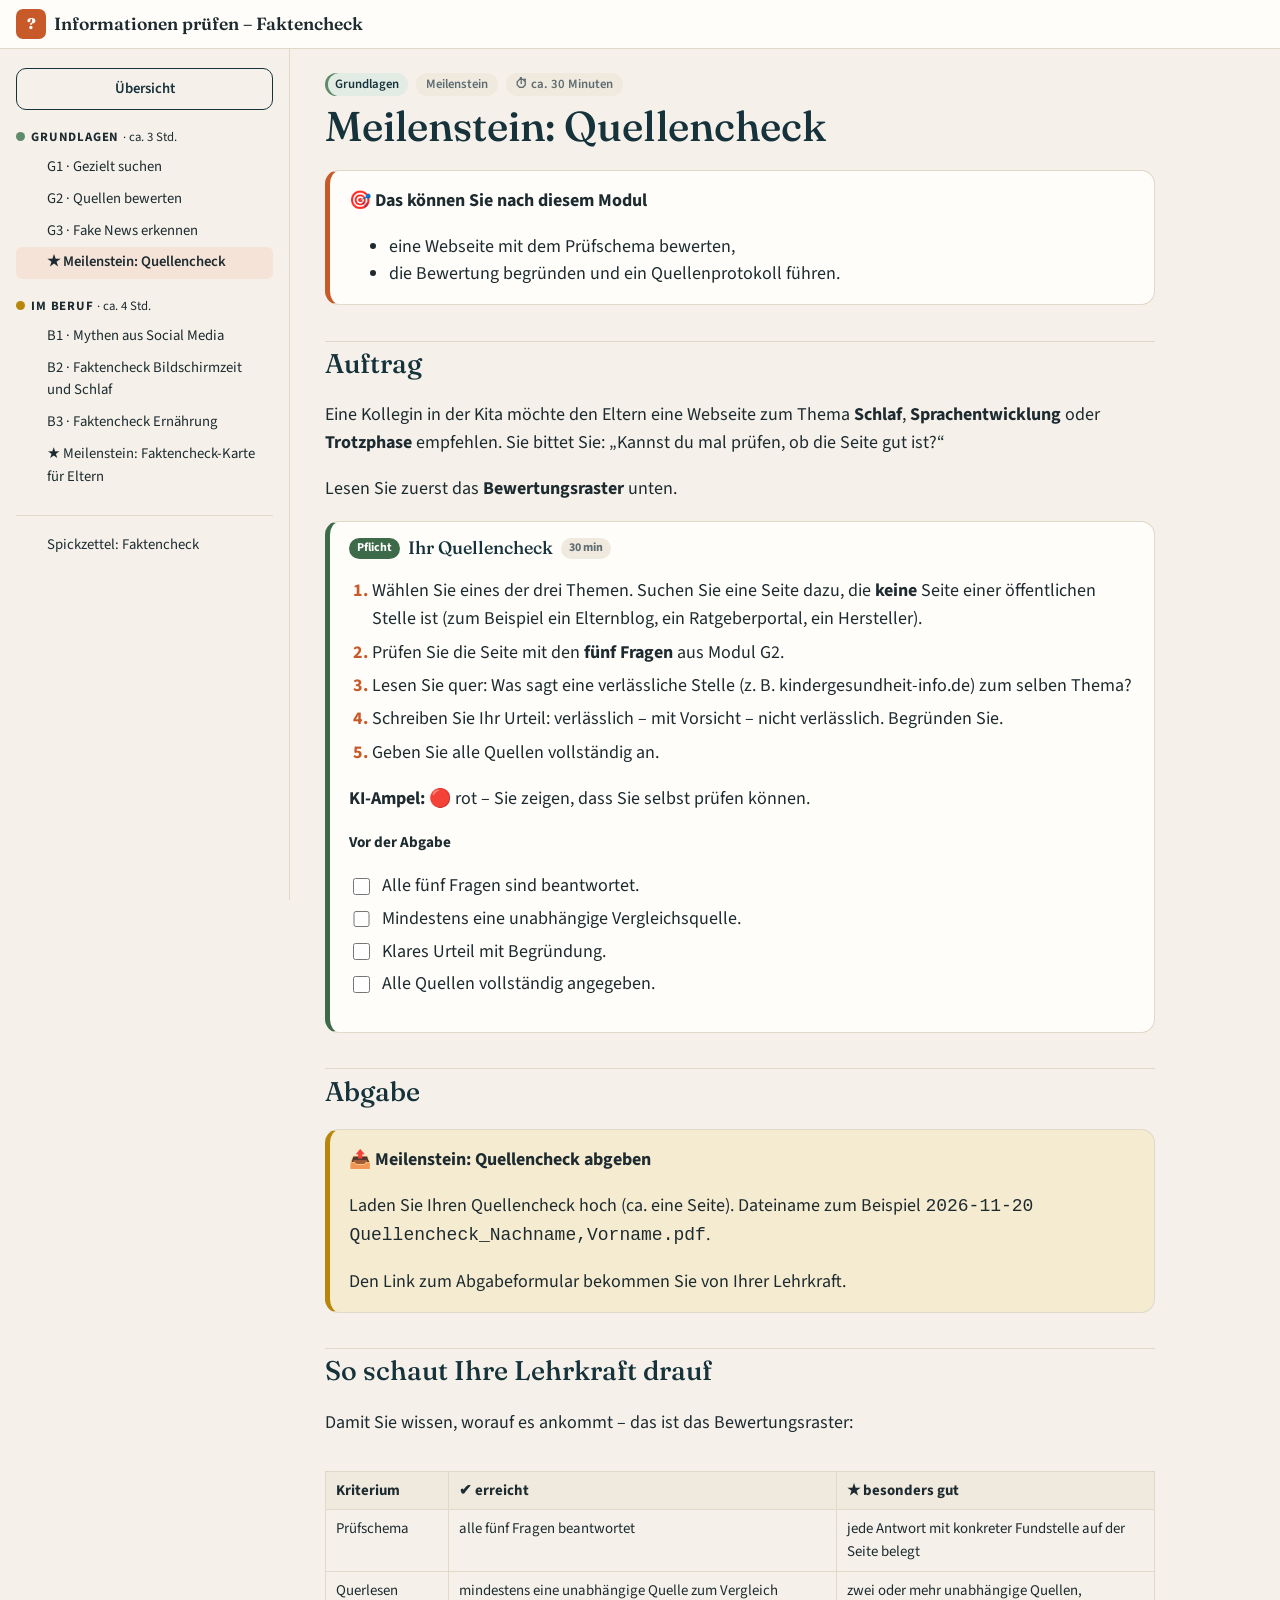
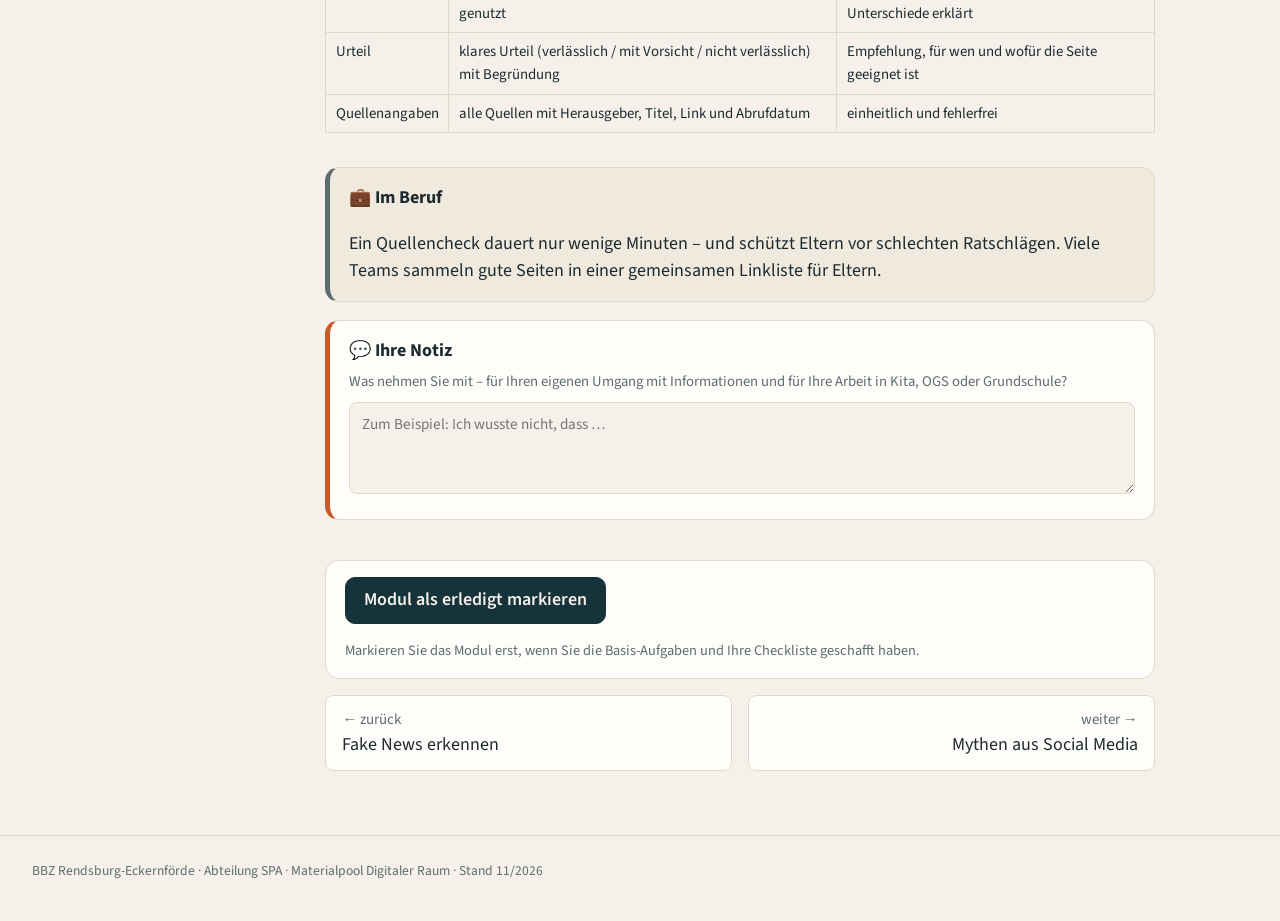
<file: docs/gm-meilenstein-quellencheck.html>
<!doctype html>
<html lang="de">
<head>
<meta charset="utf-8">
<meta name="viewport" content="width=device-width, initial-scale=1">
<title>Meilenstein: Quellencheck – Informationen prüfen – Faktencheck</title>
<link rel="stylesheet" href="assets/css/style.css">
<link rel="stylesheet" href="assets/css/kurs.css">
<script src="assets/js/kurs.js"></script>
<script src="assets/js/medien.js" defer></script>
<script src="assets/js/app.js" defer></script>
</head>
<body data-module="gm">
<header id="topbar"></header>
<div class="layout">
<nav id="sidebar" aria-label="Lernpfad"></nav>
<main>
<div class="box goals"><div class="box-title">🎯 Das können Sie nach diesem Modul</div><ul><li>eine Webseite mit dem Prüfschema bewerten,</li><li>die Bewertung begründen und ein Quellenprotokoll führen.</li></ul></div><h2>Auftrag</h2>
<p>Eine Kollegin in der Kita möchte den Eltern eine Webseite zum Thema <strong>Schlaf</strong>, <strong>Sprachentwicklung</strong> oder <strong>Trotzphase</strong> empfehlen. Sie bittet Sie: „Kannst du mal prüfen, ob die Seite gut ist?“</p>
<p>Lesen Sie zuerst das <strong>Bewertungsraster</strong> unten.</p>
<div class="box task basis"><div class="task-head"><span class="lvl basis">Pflicht</span><h3>Ihr Quellencheck</h3><span class="lvl time">30 min</span></div><div class="schritte"><ol class="steps">
<li>Wählen Sie eines der drei Themen. Suchen Sie eine Seite dazu, die <strong>keine</strong> Seite einer öffentlichen Stelle ist (zum Beispiel ein Elternblog, ein Ratgeberportal, ein Hersteller).</li>
<li>Prüfen Sie die Seite mit den <strong>fünf Fragen</strong> aus Modul G2.</li>
<li>Lesen Sie quer: Was sagt eine verlässliche Stelle (z. B. kindergesundheit-info.de) zum selben Thema?</li>
<li>Schreiben Sie Ihr Urteil: verlässlich – mit Vorsicht – nicht verlässlich. Begründen Sie.</li>
<li>Geben Sie alle Quellen vollständig an.</li>
</ol>
</div><p><strong>KI-Ampel:</strong> 🔴 rot – Sie zeigen, dass Sie selbst prüfen können.</p>
<div class="checkliste"><div class="check-title">Vor der Abgabe</div><ul class="check">
<li>Alle fünf Fragen sind beantwortet.</li>
<li>Mindestens eine unabhängige Vergleichsquelle.</li>
<li>Klares Urteil mit Begründung.</li>
<li>Alle Quellen vollständig angegeben.</li>
</ul>
</div></div><h2>Abgabe</h2><div class="box download"><div class="box-title">📤 Meilenstein: Quellencheck abgeben</div><p>Laden Sie Ihren Quellencheck hoch (ca. eine Seite). Dateiname zum Beispiel <code>2026-11-20 Quellencheck_Nachname,Vorname.pdf</code>.</p>
<div class="abgabe" data-option="Meilenstein: Quellencheck"></div></div>
<h2>So schaut Ihre Lehrkraft drauf</h2><p>Damit Sie wissen, worauf es ankommt – das ist das Bewertungsraster:</p><div class="table-wrap"><table><tr><th>Kriterium</th><th>✔ erreicht</th><th>★ besonders gut</th></tr><tr><td>Prüfschema</td><td>alle fünf Fragen beantwortet</td><td>jede Antwort mit konkreter Fundstelle auf der Seite belegt</td></tr><tr><td>Querlesen</td><td>mindestens eine unabhängige Quelle zum Vergleich genutzt</td><td>zwei oder mehr unabhängige Quellen, Unterschiede erklärt</td></tr><tr><td>Urteil</td><td>klares Urteil (verlässlich / mit Vorsicht / nicht verlässlich) mit Begründung</td><td>Empfehlung, für wen und wofür die Seite geeignet ist</td></tr><tr><td>Quellenangaben</td><td>alle Quellen mit Herausgeber, Titel, Link und Abrufdatum</td><td>einheitlich und fehlerfrei</td></tr></table></div>
<div class="box note"><div class="box-title">💼 Im Beruf</div><p>Ein Quellencheck dauert nur wenige Minuten – und schützt Eltern vor schlechten Ratschlägen. Viele Teams sammeln gute Seiten in einer gemeinsamen Linkliste für Eltern.</p>
</div>
</main>
</div>
<footer class="site">BBZ Rendsburg-Eckernförde · Abteilung SPA · Materialpool Digitaler Raum · Stand 11/2026</footer>
</body>
</html>
</file>
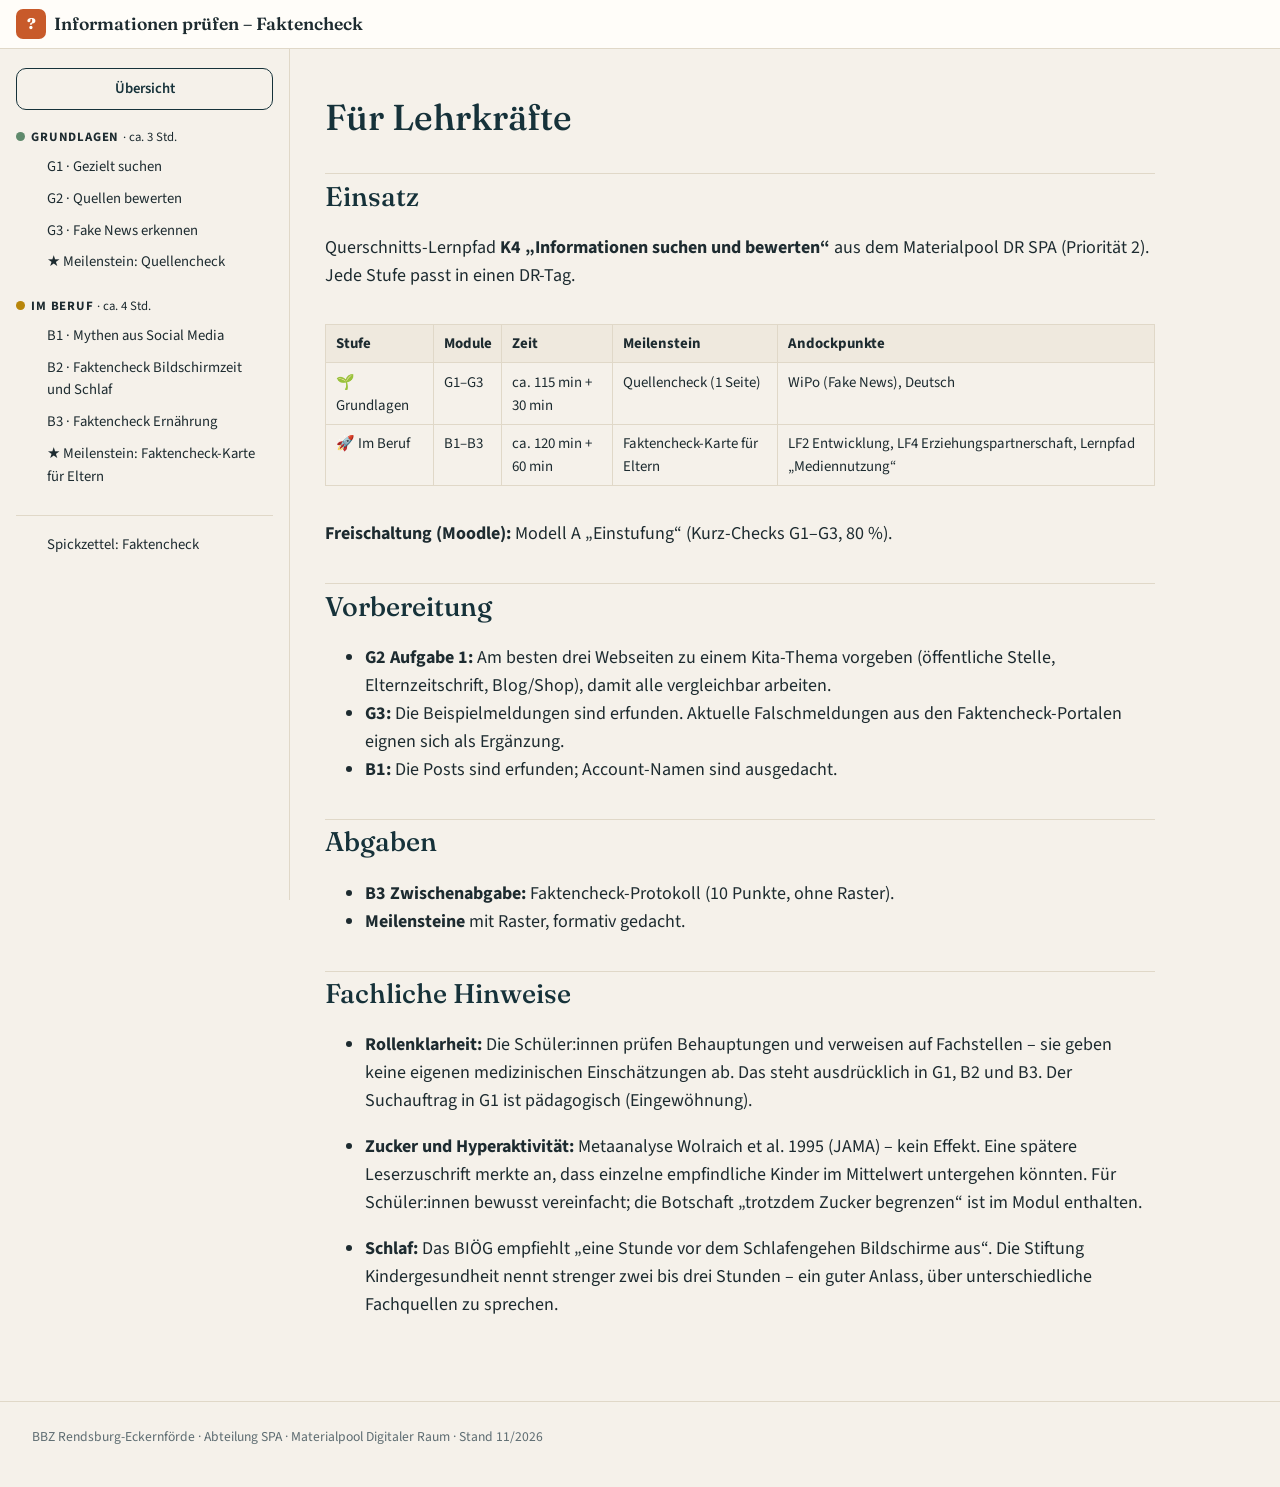
<file: docs/lehrkraefte.html>
<!doctype html>
<html lang="de">
<head>
<meta charset="utf-8">
<meta name="viewport" content="width=device-width, initial-scale=1">
<title>Für Lehrkräfte – Informationen prüfen – Faktencheck</title>
<link rel="stylesheet" href="assets/css/style.css">
<link rel="stylesheet" href="assets/css/kurs.css">
<script src="assets/js/kurs.js"></script>
<script src="assets/js/medien.js" defer></script>
<script src="assets/js/app.js" defer></script>
</head>
<body>
<header id="topbar"></header>
<div class="layout">
<nav id="sidebar" aria-label="Lernpfad"></nav>
<main>
<h1>Für Lehrkräfte</h1><h2>Einsatz</h2>
<p>Querschnitts-Lernpfad <strong>K4 „Informationen suchen und bewerten“</strong> aus dem Materialpool DR SPA (Priorität 2). Jede Stufe passt in einen DR-Tag.</p>
<div class="table-wrap"><table>
<thead>
<tr>
<th>Stufe</th>
<th>Module</th>
<th>Zeit</th>
<th>Meilenstein</th>
<th>Andockpunkte</th>
</tr>
</thead>
<tbody>
<tr>
<td>🌱 Grundlagen</td>
<td>G1–G3</td>
<td>ca. 115 min + 30 min</td>
<td>Quellencheck (1 Seite)</td>
<td>WiPo (Fake News), Deutsch</td>
</tr>
<tr>
<td>🚀 Im Beruf</td>
<td>B1–B3</td>
<td>ca. 120 min + 60 min</td>
<td>Faktencheck-Karte für Eltern</td>
<td>LF2 Entwicklung, LF4 Erziehungspartnerschaft, Lernpfad „Mediennutzung“</td>
</tr>
</tbody>
</table></div>
<p><strong>Freischaltung (Moodle):</strong> Modell A „Einstufung“ (Kurz-Checks G1–G3, 80 %).</p>
<h2>Vorbereitung</h2>
<ul>
<li><strong>G2 Aufgabe 1:</strong> Am besten drei Webseiten zu einem Kita-Thema vorgeben (öffentliche Stelle, Elternzeitschrift, Blog/Shop), damit alle vergleichbar arbeiten.</li>
<li><strong>G3:</strong> Die Beispielmeldungen sind erfunden. Aktuelle Falschmeldungen aus den Faktencheck-Portalen eignen sich als Ergänzung.</li>
<li><strong>B1:</strong> Die Posts sind erfunden; Account-Namen sind ausgedacht.</li>
</ul>
<h2>Abgaben</h2>
<ul>
<li><strong>B3 Zwischenabgabe:</strong> Faktencheck-Protokoll (10 Punkte, ohne Raster).</li>
<li><strong>Meilensteine</strong> mit Raster, formativ gedacht.</li>
</ul>
<h2>Fachliche Hinweise</h2>
<ul>
<li>
<p><strong>Rollenklarheit:</strong> Die Schüler:innen prüfen Behauptungen und verweisen auf Fachstellen – sie geben keine eigenen medizinischen Einschätzungen ab. Das steht ausdrücklich in G1, B2 und B3. Der Suchauftrag in G1 ist pädagogisch (Eingewöhnung).</p>
</li>
<li>
<p><strong>Zucker und Hyperaktivität:</strong> Metaanalyse Wolraich et al. 1995 (JAMA) – kein Effekt. Eine spätere Leserzuschrift merkte an, dass einzelne empfindliche Kinder im Mittelwert untergehen könnten. Für Schüler:innen bewusst vereinfacht; die Botschaft „trotzdem Zucker begrenzen“ ist im Modul enthalten.</p>
</li>
<li>
<p><strong>Schlaf:</strong> Das BIÖG empfiehlt „eine Stunde vor dem Schlafengehen Bildschirme aus“. Die Stiftung Kindergesundheit nennt strenger zwei bis drei Stunden – ein guter Anlass, über unterschiedliche Fachquellen zu sprechen.</p>
</li>
</ul>

</main>
</div>
<footer class="site">BBZ Rendsburg-Eckernförde · Abteilung SPA · Materialpool Digitaler Raum · Stand 11/2026</footer>
</body>
</html>
</file>
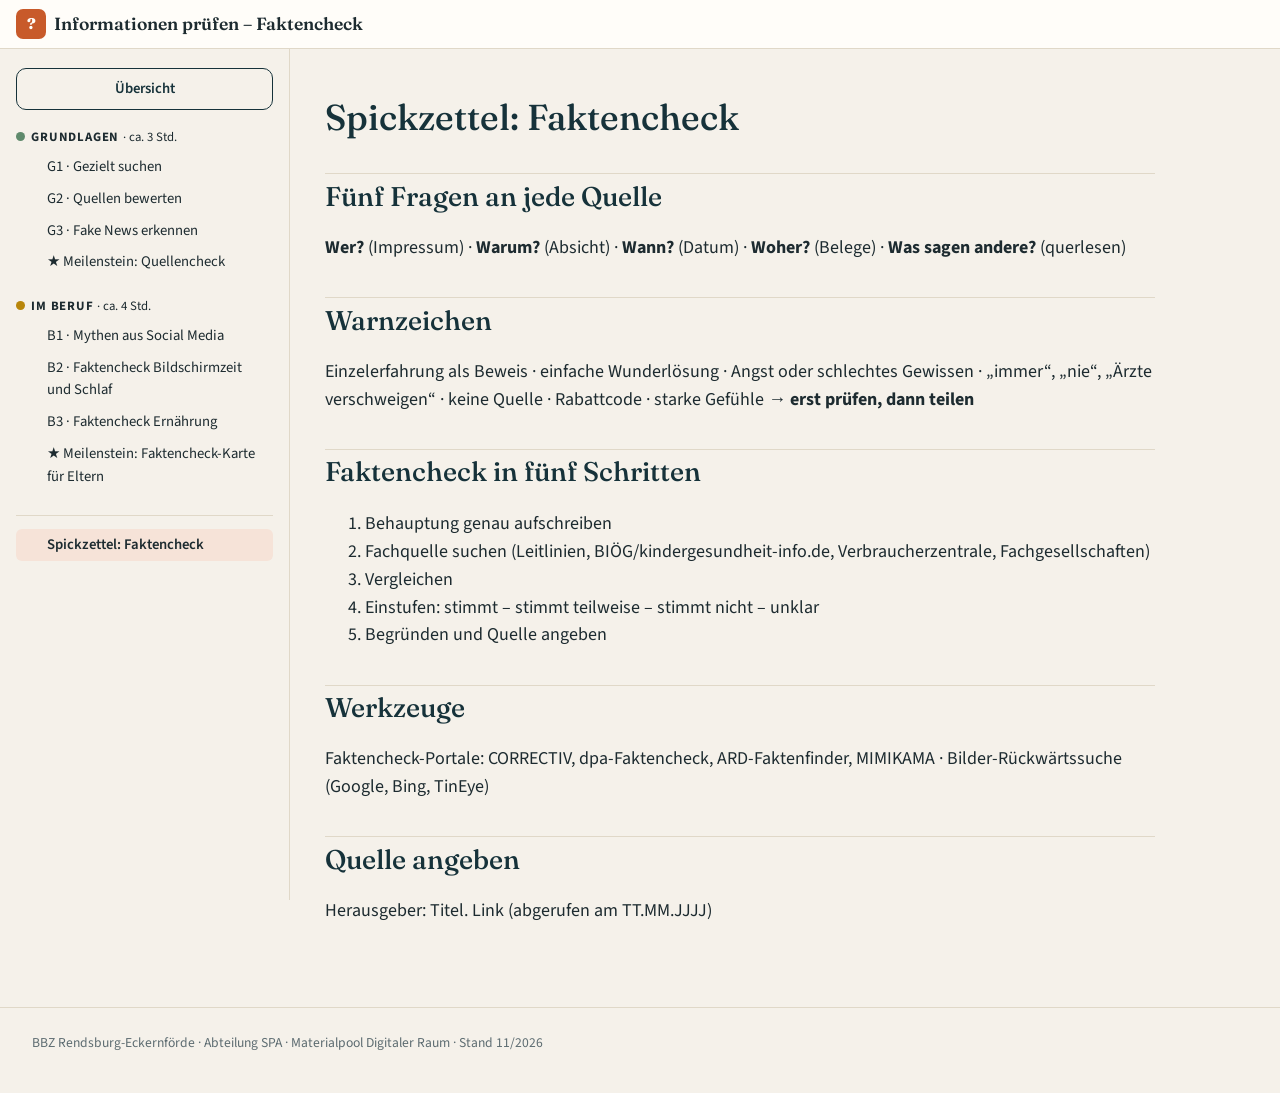
<file: docs/spickzettel.html>
<!doctype html>
<html lang="de">
<head>
<meta charset="utf-8">
<meta name="viewport" content="width=device-width, initial-scale=1">
<title>Spickzettel: Faktencheck – Informationen prüfen – Faktencheck</title>
<link rel="stylesheet" href="assets/css/style.css">
<link rel="stylesheet" href="assets/css/kurs.css">
<script src="assets/js/kurs.js"></script>
<script src="assets/js/medien.js" defer></script>
<script src="assets/js/app.js" defer></script>
</head>
<body>
<header id="topbar"></header>
<div class="layout">
<nav id="sidebar" aria-label="Lernpfad"></nav>
<main>
<h1>Spickzettel: Faktencheck</h1><h2>Fünf Fragen an jede Quelle</h2>
<p><strong>Wer?</strong> (Impressum) · <strong>Warum?</strong> (Absicht) · <strong>Wann?</strong> (Datum) · <strong>Woher?</strong> (Belege) · <strong>Was sagen andere?</strong> (querlesen)</p>
<h2>Warnzeichen</h2>
<p>Einzelerfahrung als Beweis · einfache Wunderlösung · Angst oder schlechtes Gewissen · „immer“, „nie“, „Ärzte verschweigen“ · keine Quelle · Rabattcode · starke Gefühle → <strong>erst prüfen, dann teilen</strong></p>
<h2>Faktencheck in fünf Schritten</h2>
<ol>
<li>Behauptung genau aufschreiben</li>
<li>Fachquelle suchen (Leitlinien, BIÖG/kindergesundheit-info.de, Verbraucherzentrale, Fachgesellschaften)</li>
<li>Vergleichen</li>
<li>Einstufen: stimmt – stimmt teilweise – stimmt nicht – unklar</li>
<li>Begründen und Quelle angeben</li>
</ol>
<h2>Werkzeuge</h2>
<p>Faktencheck-Portale: CORRECTIV, dpa-Faktencheck, ARD-Faktenfinder, MIMIKAMA · Bilder-Rückwärtssuche (Google, Bing, TinEye)</p>
<h2>Quelle angeben</h2>
<p>Herausgeber: Titel. Link (abgerufen am TT.MM.JJJJ)</p>

</main>
</div>
<footer class="site">BBZ Rendsburg-Eckernförde · Abteilung SPA · Materialpool Digitaler Raum · Stand 11/2026</footer>
</body>
</html>
</file>
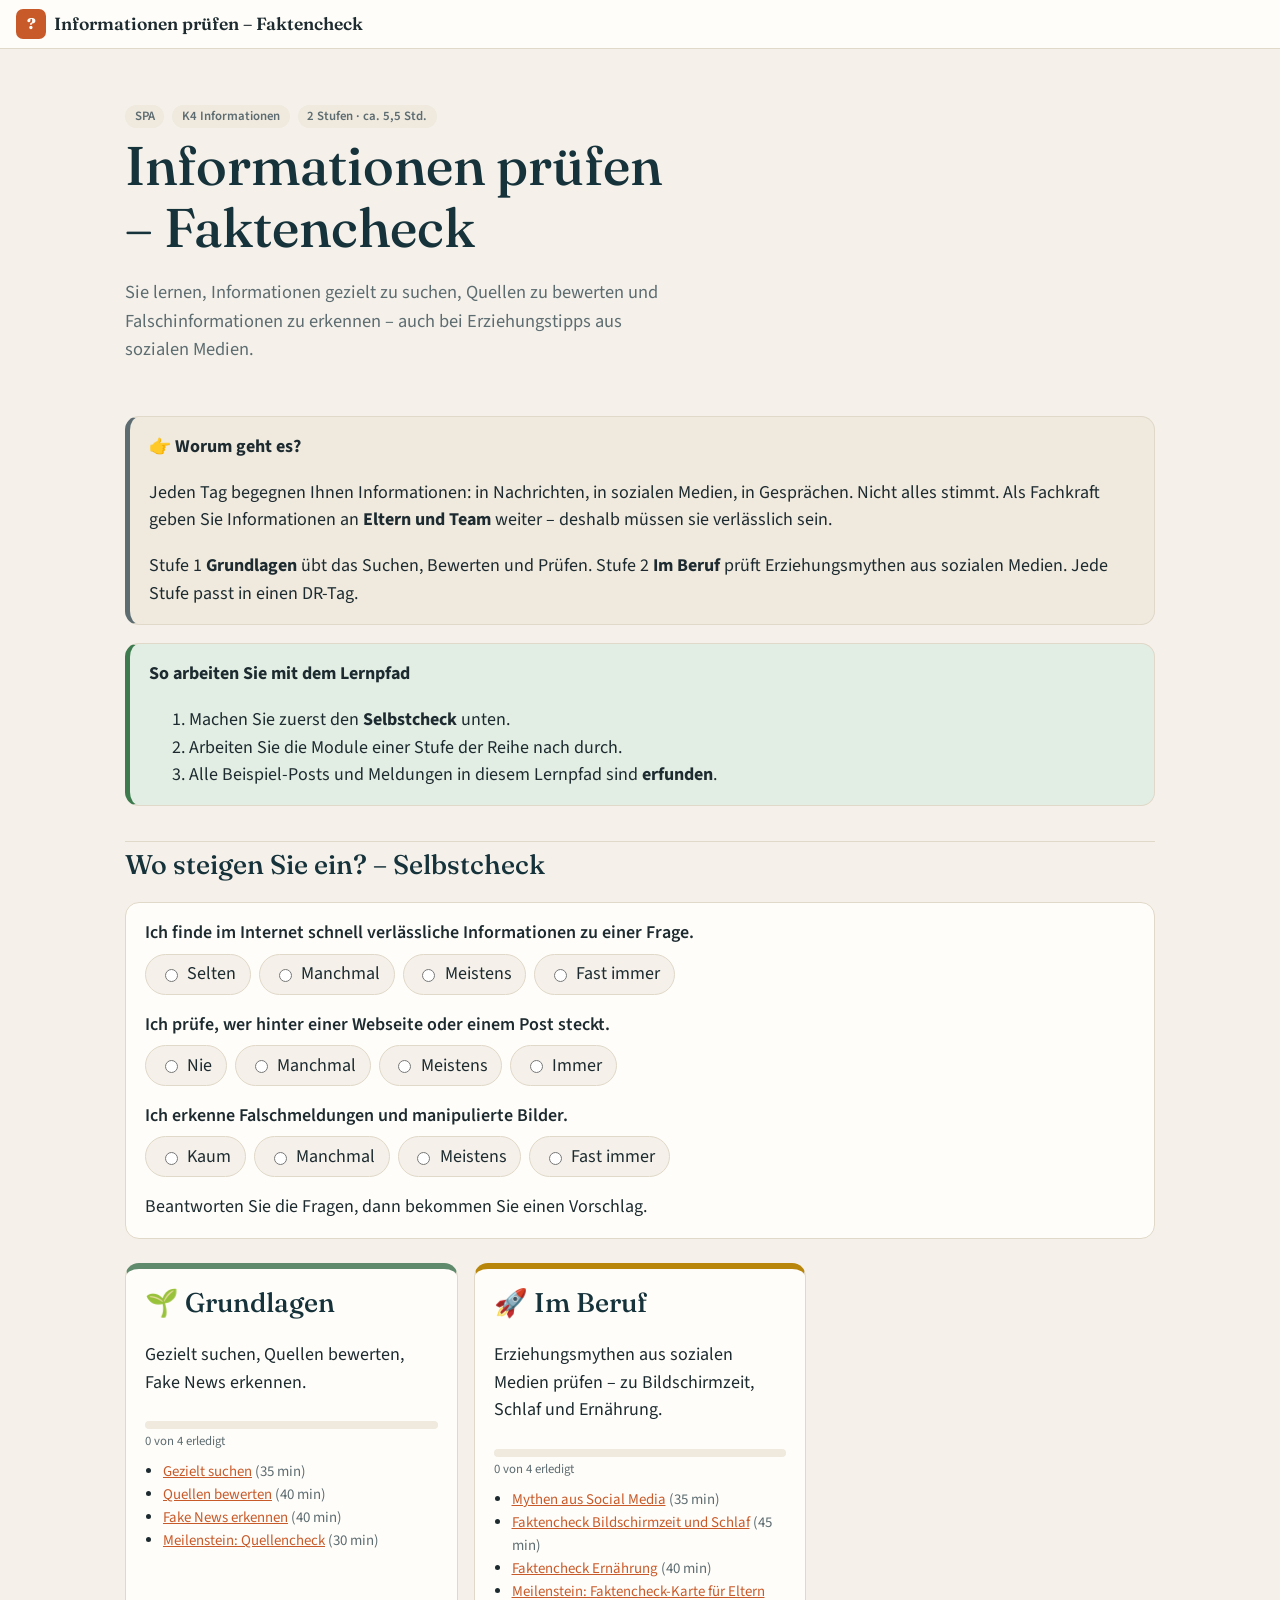
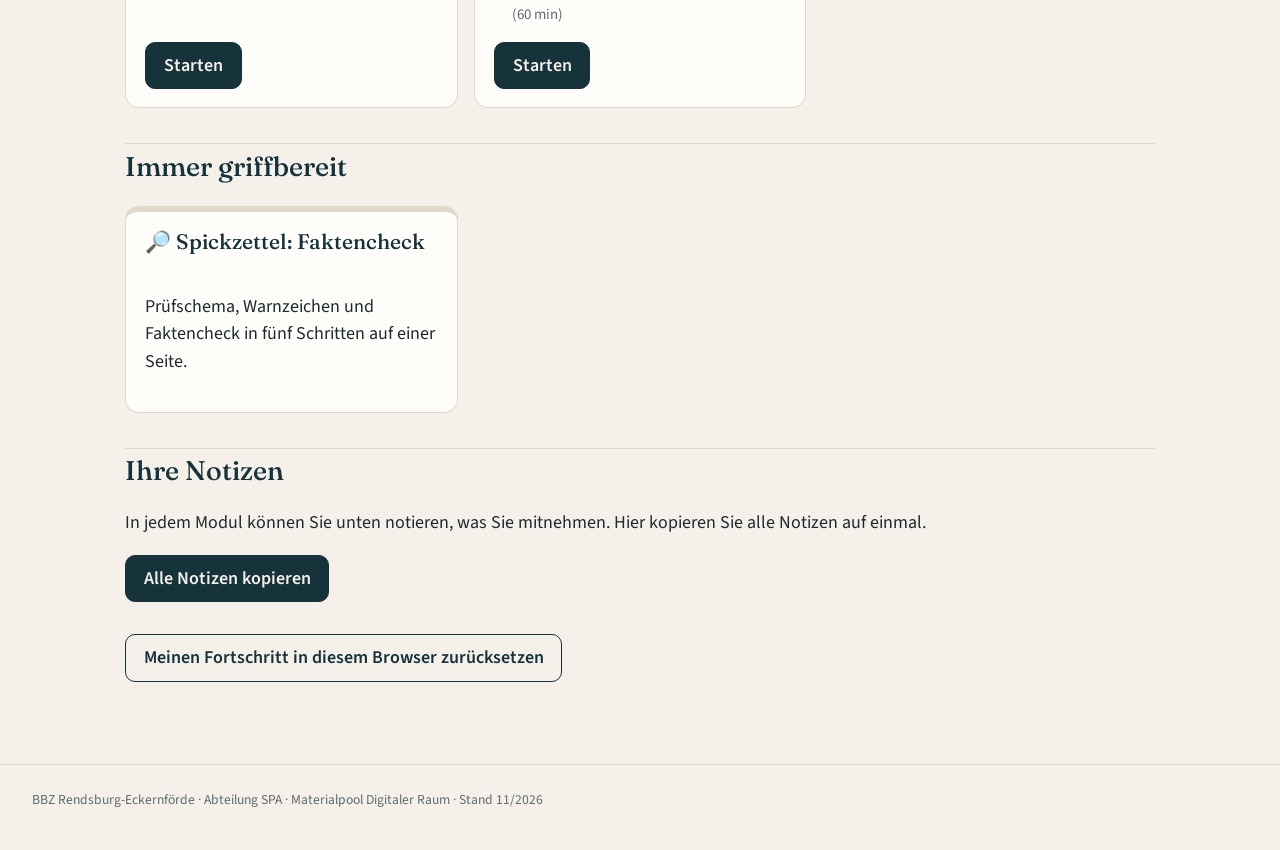
<file: docs/start.html>
<!doctype html>
<html lang="de">
<head>
<meta charset="utf-8">
<meta name="viewport" content="width=device-width, initial-scale=1">
<title>Mein Lernpfad – Informationen prüfen – Faktencheck</title>
<link rel="stylesheet" href="assets/css/style.css">
<link rel="stylesheet" href="assets/css/kurs.css">
<script src="assets/js/kurs.js"></script>
<script src="assets/js/medien.js" defer></script>
<script src="assets/js/app.js" defer></script>
</head>
<body data-page="start">
<header id="topbar"></header>
<div class="layout wide">

<main>
<section class="hero"><div class="badges"><span class="badge">SPA</span><span class="badge">K4 Informationen</span><span class="badge">2 Stufen · ca. 5,5 Std.</span></div><h1>Mein Lernpfad</h1><p class="lead">Sie lernen, Informationen gezielt zu suchen, Quellen zu bewerten und Falschinformationen zu erkennen – auch bei Erziehungstipps aus sozialen Medien.</p></section><div class="box continue-box" id="pkg-continue" aria-live="polite"><p>Ihr Lernpfad wird geladen …</p></div><div class="levels" id="pkg-levels"></div><div id="pkg-einstufung"></div><h2>Wo steigen Sie ein? – Selbstcheck</h2><div class="box selfcheck" id="selfcheck"><div class="scq"><p>Ich finde im Internet schnell verlässliche Informationen zu einer Frage.</p><div class="opts"><label><input type="radio" name="q1" value="0">Selten</label><label><input type="radio" name="q1" value="1">Manchmal</label><label><input type="radio" name="q1" value="2">Meistens</label><label><input type="radio" name="q1" value="3">Fast immer</label></div></div><div class="scq"><p>Ich prüfe, wer hinter einer Webseite oder einem Post steckt.</p><div class="opts"><label><input type="radio" name="q2" value="0">Nie</label><label><input type="radio" name="q2" value="1">Manchmal</label><label><input type="radio" name="q2" value="2">Meistens</label><label><input type="radio" name="q2" value="3">Immer</label></div></div><div class="scq"><p>Ich erkenne Falschmeldungen und manipulierte Bilder.</p><div class="opts"><label><input type="radio" name="q3" value="0">Kaum</label><label><input type="radio" name="q3" value="1">Manchmal</label><label><input type="radio" name="q3" value="2">Meistens</label><label><input type="radio" name="q3" value="3">Fast immer</label></div></div><p id="suggest" aria-live="polite">Beantworten Sie die Fragen, dann bekommen Sie einen Vorschlag.</p></div><div class="box note"><div class="box-title">👉 So funktioniert’s</div><ol><li>Arbeiten Sie die Module der Reihe nach durch. Am Ende jedes Moduls: <strong>„Modul als erledigt markieren“</strong>.</li><li>Am Ende jeder Stufe geben Sie einen <strong>★ Meilenstein</strong> in Moodle ab.</li><li>Können Sie schon viel? Mit einem <strong>🎯 Einstufungstest</strong> springen Sie direkt in die nächste Stufe.</li></ol></div><h2>Immer griffbereit</h2><div class="levels"><a class="level-card" href="spickzettel.html" style="text-decoration:none;color:inherit"><h3 style="margin-top:0">🔎 Spickzettel: Faktencheck</h3><p>Prüfschema, Warnzeichen und Faktencheck in fünf Schritten auf einer Seite.</p></a></div>
</main>
</div>
<footer class="site">BBZ Rendsburg-Eckernförde · Abteilung SPA · Materialpool Digitaler Raum · Stand 11/2026</footer>
</body>
</html>
</file>
<file: docs/assets/css/style.css>
/* Lernpfad-Baukasten – gemeinsames Design aller Lernpfade (BBZ Rendsburg-Eckernförde).
   Kursspezifisches (Farben der Stufen und Varianten) steht in kurs.css, die bauen.py erzeugt.
   Schriften lokal eingebunden (SIL Open Font License, siehe assets/fonts/). */

@font-face {
  font-family: "Fraunces"; font-style: normal; font-display: swap; font-weight: 100 900;
  src: url(../fonts/fraunces-latin-opsz-normal.woff2) format("woff2-variations");
}
@font-face {
  font-family: "Source Sans 3"; font-style: normal; font-display: swap; font-weight: 200 900;
  src: url(../fonts/source-sans-3-latin-wght-normal.woff2) format("woff2-variations");
}
@font-face {
  font-family: "Source Sans 3"; font-style: italic; font-display: swap; font-weight: 200 900;
  src: url(../fonts/source-sans-3-latin-wght-italic.woff2) format("woff2-variations");
}

:root {
  --bg: #f5f1ea;
  --surface: #fffdf9;
  --surface-2: #efe9de;
  --text: #1d2b30;
  --deep: #16323a;
  --muted: #5d6c71;
  --border: #e0d8c8;
  --accent: #c85a2a;
  --accent-soft: #f6e3d8;
  /* Farbplätze für Stufen (kurs.css ordnet die Stufen zu) */
  --lv-1: #5f8a6c; --lv-1-soft: #e2ece4;
  --lv-2: #b8860b; --lv-2-soft: #f5ebd0;
  --lv-3: #c85a2a; --lv-3-soft: #f6e3d8;
  --lv-4: #2b6f7c; --lv-4-soft: #dcecef;
  --lv-5: #7a5a9a; --lv-5-soft: #ece4f3;
  --ok: #3d7a4d;
  --ok-soft: #e2eee4;
  --warn: #7d5e08;
  --warn-soft: #fbf0d2;
  --bad: #b8402f;
  --bad-soft: #f8e1dc;
  /* Farbplätze für Varianten des Umschalters (z. B. zwei Programme) */
  --v-1: #b7472a;
  --v-2: #2b6f7c;
  --v-3: #7a5a9a;
  --hl: #d99a1e;
  --radius: 14px;
  --shadow: none;
  --font: "Source Sans 3", Arial, sans-serif;
  --font-head: "Fraunces", Georgia, serif;
}

@media (prefers-color-scheme: dark) {
  :root {
    --bg: #121c1f;
    --surface: #1a272b;
    --surface-2: #223237;
    --text: #e7ecec;
    --deep: #cfe0e2;
    --muted: #9fb0b4;
    --border: #2c3d42;
    --accent: #ec8a5a;
    --accent-soft: #3a2820;
    --lv-1: #8fbf9b; --lv-1-soft: #1f3327;
    --lv-2: #e2b34a; --lv-2-soft: #3a3016;
    --lv-3: #ec8a5a; --lv-3-soft: #3a2820;
    --lv-4: #6cc3d1; --lv-4-soft: #17333a;
    --lv-5: #b99ad8; --lv-5-soft: #2d2438;
    --ok: #8fbf9b; --ok-soft: #1f3327;
    --warn: #e2b34a; --warn-soft: #3a3016;
    --bad: #f08a7a; --bad-soft: #3d201c;
    --v-1: #f08a6a;
    --v-2: #6cc3d1;
    --v-3: #b99ad8;
    --hl: #e2b34a;
  }
}

* { box-sizing: border-box; }
html { scroll-behavior: smooth; }
body {
  margin: 0;
  background: var(--bg);
  color: var(--text);
  font-family: var(--font);
  font-size: 18px;
  line-height: 1.55;
}
img { max-width: 100%; height: auto; }
a { color: var(--accent); }
h1, h2, h3 { font-family: var(--font-head); font-weight: 500; color: var(--deep); line-height: 1.15; }
h4 { line-height: 1.25; }
h2 { margin-top: 2.2rem; padding-top: .4rem; border-top: 1px solid var(--border); }
h3 { margin-top: 1.6rem; }

/* ---------- Kopfzeile ---------- */
.topbar {
  position: sticky; top: 0; z-index: 20;
  display: flex; align-items: center; gap: 1rem; flex-wrap: wrap;
  padding: .55rem 1rem;
  background: var(--surface);
  border-bottom: 1px solid var(--border);
}
.brand { font-family: var(--font-head); font-weight: 600; font-size: 1.1rem; text-decoration: none; color: var(--text); display: flex; align-items: center; gap: .5rem; }
.brand .logo {
  width: 30px; height: 30px; border-radius: 7px; background: var(--accent); color: var(--surface);
  display: grid; place-items: center; font-size: 15px; font-weight: 800;
}
.topbar .spacer { flex: 1; }
.menu-btn { display: none; }

.app-switch { display: inline-flex; border: 1px solid var(--border); border-radius: 999px; overflow: hidden; }
.app-switch button {
  border: 0; background: transparent; color: var(--text); font: inherit; font-size: .88rem;
  padding: .3rem .8rem; cursor: pointer;
}
.app-switch button[aria-pressed="true"] { background: var(--text); color: var(--bg); }
.app-switch-label { font-size: .85rem; color: var(--muted); }
@media (max-width: 560px) { .app-switch-label { display: none; } }

/* ---------- Layout ---------- */
.layout { display: grid; grid-template-columns: 290px minmax(0, 1fr); max-width: 1320px; margin: 0 auto; }
.layout.wide { grid-template-columns: minmax(0, 1fr); }
#sidebar {
  position: sticky; top: var(--topbar-h, 52px); align-self: start;
  height: calc(100vh - var(--topbar-h, 52px)); overflow-y: auto; overscroll-behavior: contain;
  padding: 1.2rem 1rem 2rem; border-right: 1px solid var(--border);
  font-size: .92rem;
}
#sidebar h4 { margin: 1.2rem 0 .4rem; font-size: .8rem; text-transform: uppercase; letter-spacing: .06em; }
#sidebar h4 .dot { display: inline-block; width: 9px; height: 9px; border-radius: 50%; margin-right: .4rem; }
#sidebar ul { list-style: none; margin: 0; padding: 0; }
#sidebar li a {
  display: flex; gap: .45rem; align-items: baseline;
  padding: .28rem .5rem; border-radius: 6px; text-decoration: none; color: var(--text);
}
#sidebar li a:hover { background: var(--surface-2); }
#sidebar li a.current { background: var(--accent-soft); font-weight: 600; }
#sidebar li a .tick { width: 1.1em; flex: none; color: var(--ok); }
#sidebar .extra { margin-top: 1.4rem; border-top: 1px solid var(--border); padding-top: .8rem; }

main { padding: 1.5rem 2.2rem 4rem; max-width: 900px; width: 100%; }
.layout.wide main { max-width: 1100px; margin: 0 auto; }

@media (max-width: 900px) {
  .layout { grid-template-columns: minmax(0, 1fr); }
  #sidebar {
    display: none; position: fixed; top: var(--topbar-h, 52px); left: 0; right: 0; bottom: 0;
    height: auto; max-height: none; align-self: stretch; z-index: 15;
    background: var(--surface); border: 0; -webkit-overflow-scrolling: touch;
  }
  body.nav-open #sidebar { display: block; }
  body.nav-open { overflow: hidden; }
  .menu-btn { display: inline-block; border: 1px solid var(--border); background: var(--surface); color: var(--text); border-radius: 8px; padding: .25rem .6rem; font: inherit; }
  main { padding: 1rem 16px 3rem; }
  body { font-size: 16px; }
}

/* ---------- Modulkopf ---------- */
.mod-head { margin-bottom: 1.2rem; }
.badges { display: flex; gap: .5rem; flex-wrap: wrap; margin-bottom: .4rem; }
.badge {
  display: inline-block; font-size: .8rem; font-weight: 600; padding: .12rem .6rem; border-radius: 999px;
  background: var(--surface-2); color: var(--muted);
}
.mod-head h1 { margin: .3rem 0 .4rem; font-size: clamp(1.9rem, 4.5vw, 2.6rem); }

/* ---------- Kästen ---------- */
.box {
  background: var(--surface); border: 1px solid var(--border); border-radius: var(--radius);
  padding: 1rem 1.2rem; margin: 1.1rem 0; box-shadow: var(--shadow);
}
.box > :first-child { margin-top: 0; }
.box > :last-child { margin-bottom: 0; }
.box .box-title { font-weight: 700; display: flex; gap: .5rem; align-items: center; margin-bottom: .4rem; }
.goals { border-left: 5px solid var(--accent); }
.tip { border-left: 5px solid var(--ok); background: var(--ok-soft); }
.design { border-left: 5px solid var(--hl); background: var(--warn-soft); }
.warn { border-left: 5px solid var(--bad); background: var(--bad-soft); }
.note { border-left: 5px solid var(--muted); background: var(--surface-2); }

/* App-spezifische Anleitungen */
.how { border-top: 4px solid var(--border); }
.how .app-label {
  display: inline-block; font-size: .78rem; font-weight: 700; letter-spacing: .03em; color: var(--surface);
  padding: .1rem .55rem; border-radius: 5px; margin-bottom: .5rem;
}
html[data-app="both"] .both-grid { display: grid; grid-template-columns: 1fr 1fr; gap: 1rem; align-items: start; }
html[data-app="both"] .both-grid > .box { margin: 0; }
@media (max-width: 900px) { html[data-app="both"] .both-grid { display: block; } html[data-app="both"] .both-grid > .box { margin: 1rem 0; } }

ol.steps, .schritte ol { padding-left: 1.4rem; }
ol.steps > li, .schritte ol > li { margin: .35rem 0; }
ol.steps > li::marker, .schritte ol > li::marker { font-weight: 700; color: var(--accent); }

/* Menüpfade und Tasten */
.path { white-space: normal; }
.path .seg {
  display: inline-block; padding: 0 .4rem; margin: .1rem 0; border-radius: 5px;
  background: var(--surface-2); border: 1px solid var(--border); font-weight: 600; font-size: .93em;
}
.path .sep { color: var(--muted); margin: 0 .2rem; }
kbd {
  display: inline-block; font-family: inherit; font-size: .85em; font-weight: 600;
  padding: .02rem .4rem; border: 1px solid var(--border); border-bottom-width: 3px;
  border-radius: 5px; background: var(--surface);
}

/* ---------- Ribbon-Schema ---------- */
figure { margin: 1.1rem 0; }
figcaption { font-size: .88rem; color: var(--muted); margin-top: .35rem; }
.ribbon {
  border: 1px solid var(--border); border-radius: 8px; overflow: hidden;
  background: var(--surface); font-size: .82rem; box-shadow: var(--shadow);
}
.ribbon .rb-title {
  display: flex; align-items: center; gap: .5rem; padding: .25rem .6rem; color: var(--surface); font-weight: 600; font-size: .78rem;
}
.ribbon .rb-tabs { display: flex; flex-wrap: wrap; gap: 0; padding: 0 .3rem; background: var(--surface-2); border-bottom: 1px solid var(--border); }
.ribbon .rb-tab { padding: .25rem .45rem; color: var(--muted); white-space: nowrap; }
.ribbon .rb-tab.on {
  color: var(--text); font-weight: 700; background: var(--surface);
  border: 1px solid var(--border); border-bottom-color: var(--surface); margin-bottom: -1px;
  border-radius: 6px 6px 0 0; outline: 3px solid var(--hl); outline-offset: -3px;
}
.ribbon .rb-body { display: flex; flex-wrap: wrap; gap: .4rem; padding: .55rem; align-items: stretch; }
.ribbon .rb-group {
  display: flex; flex-direction: column; justify-content: space-between;
  border: 1px solid var(--border); border-radius: 6px; padding: .3rem .4rem .2rem; min-width: 60px;
  background: var(--surface);
}
.ribbon .rb-btns { display: flex; flex-wrap: wrap; gap: .25rem; }
.ribbon .rb-btn {
  position: relative; padding: .28rem .5rem; border-radius: 5px; border: 1px solid transparent; white-space: nowrap;
}
.ribbon .rb-btn.on { border: 2px solid var(--hl); background: var(--warn-soft); font-weight: 700; }
.ribbon .rb-btn .num {
  position: absolute; top: -9px; right: -9px; width: 18px; height: 18px; border-radius: 50%;
  background: var(--hl); color: #111; font-size: .7rem; font-weight: 800; display: grid; place-items: center;
}
.ribbon .rb-glabel { text-align: center; color: var(--muted); font-size: .72rem; margin-top: .25rem; }
.ribbon .rb-menu {
  margin: 0 .5rem .6rem auto; max-width: 320px; border: 1px solid var(--border); border-radius: 6px;
  background: var(--surface); box-shadow: 0 4px 14px rgba(0,0,0,.12); overflow: hidden;
}
.ribbon .rb-menu .rb-mhead { font-size: .72rem; color: var(--muted); padding: .3rem .6rem 0; }
.ribbon .rb-menu div.it { padding: .25rem .6rem; }
.ribbon .rb-menu div.it.on { background: var(--warn-soft); font-weight: 700; border-left: 4px solid var(--hl); }

/* rechte Seitenleiste (OnlyOffice) bzw. Aufgabenbereich (PowerPoint) */
.sidepanel {
  max-width: 340px; border: 1px solid var(--border); border-radius: 8px; background: var(--surface);
  font-size: .82rem; box-shadow: var(--shadow); overflow: hidden;
}
.sidepanel .sp-head { padding: .35rem .7rem; font-weight: 700; color: var(--surface); }
.sidepanel .sp-row { padding: .25rem .7rem; border-top: 1px solid var(--border); }
.sidepanel .sp-row.h { color: var(--muted); font-size: .72rem; text-transform: uppercase; letter-spacing: .05em; background: var(--surface-2); }
.sidepanel .sp-row.on { background: var(--warn-soft); font-weight: 700; border-left: 4px solid var(--hl); }

/* Screenshot-Platzhalter */
.shot img { border: 1px solid var(--border); border-radius: 8px; display: block; cursor: zoom-in; }
.shot .placeholder {
  border: 2px dashed var(--border); border-radius: 8px; padding: 1rem; background: var(--surface-2);
  color: var(--muted); font-size: .88rem;
}
.shot .placeholder strong { color: var(--text); }
.shot .placeholder code { font-size: .8rem; word-break: break-all; }

/* ---------- Videos ---------- */
.media { display: grid; gap: .6rem; }
.media-item {
  display: flex; gap: .8rem; align-items: flex-start; padding: .6rem .8rem;
  border: 1px solid var(--border); border-radius: 8px; background: var(--surface); text-decoration: none; color: var(--text);
}
.media-item:hover { border-color: var(--accent); }
.media-item .ico {
  flex: none; width: 36px; height: 36px; border-radius: 8px; display: grid; place-items: center; color: var(--surface); font-size: 1rem;
}
.media-item .meta { font-size: .8rem; color: var(--muted); }
.media-item .t { font-weight: 600; }

/* ---------- Aufgaben ---------- */
.task { border-left: 5px solid var(--accent); }
.task .task-head { display: flex; flex-wrap: wrap; gap: .5rem; align-items: center; margin-bottom: .3rem; }
.task .task-head h3 { margin: 0; font-size: 1.12rem; }
.lvl {
  font-size: .75rem; font-weight: 700; padding: .08rem .5rem; border-radius: 999px; color: #fff;
}
.lvl.basis { background: #3d6b4a; }
.lvl.plus { background: #2b5d78; }
.lvl.kreativ { background: #8a3f6e; }
.lvl.time { background: var(--surface-2); color: var(--muted); }
.task.basis { border-left-color: #3d6b4a; }
.task.plus { border-left-color: #2b5d78; }
.task.kreativ { border-left-color: #8a3f6e; }

ul.check { list-style: none; padding-left: 0; }
ul.check li { display: flex; gap: .55rem; align-items: flex-start; margin: .3rem 0; }
ul.check input { margin-top: .35rem; width: 1.05rem; height: 1.05rem; accent-color: var(--ok); flex: none; }
ul.check li.done label { color: var(--muted); }
.check-title { font-weight: 700; margin-top: .8rem; font-size: .95rem; }

details {
  border: 1px solid var(--border); border-radius: 8px; padding: .5rem .8rem; margin: .7rem 0; background: var(--surface);
}
details summary { cursor: pointer; font-weight: 600; }
details[open] summary { margin-bottom: .4rem; }

/* ---------- Quiz ---------- */
.quiz { border-left: 5px solid var(--lv-2); }
.quiz .q { font-weight: 600; margin: .8rem 0 .3rem; }
.quiz ol { list-style: none; padding: 0; margin: 0; display: grid; gap: .35rem; }
.quiz li button {
  width: 100%; text-align: left; font: inherit; color: var(--text); cursor: pointer;
  padding: .4rem .7rem; border: 1px solid var(--border); border-radius: 7px; background: var(--surface);
}
.quiz li button:hover { border-color: var(--lv-2); }
.quiz li button.right { background: var(--ok-soft); border-color: var(--ok); }
.quiz li button.wrong { background: var(--bad-soft); border-color: var(--bad); }
.quiz .fb { min-height: 1.4em; margin: .3rem 0 .6rem; font-size: .92rem; }

/* ---------- Notizen, Selbstcheck, Ampel ---------- */
textarea {
  width: 100%; min-height: 80px; font: inherit; font-size: .95rem; padding: .6rem .7rem;
  border-radius: 8px; border: 1px solid var(--border); background: var(--bg); color: var(--text); resize: vertical;
}
.note-box { border-left: 5px solid var(--accent); }
.selfcheck .scq { margin: 0 0 1rem; }
.selfcheck .scq p { margin: 0 0 .4rem; font-weight: 600; }
.opts { display: flex; flex-wrap: wrap; gap: .5rem; }
.opts label {
  display: flex; align-items: center; gap: .4rem; padding: .35rem .85rem; cursor: pointer;
  border: 1px solid var(--border); border-radius: 999px; background: var(--bg);
}
.opts input { accent-color: var(--accent); }
.opts label:has(input:checked) { border-color: var(--accent); background: var(--accent-soft); }
#suggest { min-height: 1.6em; margin: .2rem 0 0; }
.ampel { display: grid; gap: .5rem; margin: .6rem 0; }
.ampel > div { display: flex; gap: .6rem; align-items: flex-start; padding: .5rem .7rem; border-radius: 8px; background: var(--surface); border: 1px solid var(--border); }
.ampel .dot { flex: none; width: 13px; height: 13px; border-radius: 50%; margin-top: .4rem; }
.ampel .g { background: #16a34a; } .ampel .y { background: #eab308; } .ampel .r { background: #dc2626; }

/* ---------- Abschluss & Pager ---------- */
.done-wrap { margin: 2.5rem 0 1rem; padding: 1rem 1.2rem; border-radius: var(--radius); background: var(--surface); border: 1px solid var(--border); display: flex; gap: 1rem; align-items: center; flex-wrap: wrap; }
.btn {
  display: inline-block; font: inherit; font-weight: 600; cursor: pointer; text-decoration: none;
  padding: .55rem 1.1rem; border-radius: 10px; border: 1px solid var(--deep); background: var(--deep); color: var(--bg);
}
.btn.secondary { background: transparent; color: var(--deep); }
.btn.is-done { background: var(--ok); border-color: var(--ok); }
.pager { display: flex; justify-content: space-between; gap: 1rem; margin-top: 1rem; }
.pager a { flex: 1; padding: .7rem 1rem; border: 1px solid var(--border); border-radius: 8px; text-decoration: none; color: var(--text); background: var(--surface); }
.pager a:hover { border-color: var(--accent); }
.pager a small { display: block; color: var(--muted); }
.pager a.next { text-align: right; }

/* ---------- Startseite ---------- */
.hero { padding: 2rem 0 1rem; }
.hero { position: relative; }
.hero h1 { font-size: clamp(2.2rem, 6vw, 3.4rem); margin: 0 0 .5rem; max-width: 16ch; }
.hero .logo-bbz { position: absolute; top: 1.2rem; right: 0; width: 120px; height: auto; border-radius: 6px; }
@media (max-width: 560px) { .hero .logo-bbz { width: 84px; top: .8rem; } .hero h1 { max-width: 11ch; } }
.hero p.lead { font-size: 1.15rem; color: var(--muted); max-width: 60ch; }
.levels { display: grid; grid-template-columns: repeat(3, 1fr); gap: 1rem; margin: 1.5rem 0; }
.levels.two { grid-template-columns: repeat(2, 1fr); }
@media (max-width: 900px) { .levels, .levels.two { grid-template-columns: 1fr; } }
.level-card {
  background: var(--surface); border: 1px solid var(--border); border-radius: var(--radius); padding: 1.1rem 1.2rem;
  border-top: 6px solid var(--border); box-shadow: var(--shadow); display: flex; flex-direction: column;
}
.level-card h2 { border: 0; margin: 0 0 .3rem; padding: 0; }
.level-card ul { padding-left: 1.1rem; margin: .5rem 0 1rem; font-size: .93rem; }
.level-card .btn { margin-top: auto; align-self: flex-start; }
.progress { height: 8px; border-radius: 99px; background: var(--surface-2); overflow: hidden; margin: .4rem 0 .2rem; }
.progress > span { display: block; height: 100%; background: var(--ok); width: 0; transition: width .3s; }
.progress-label { font-size: .8rem; color: var(--muted); }

table { border-collapse: collapse; width: 100%; font-size: .93rem; margin: 1rem 0; }
th, td { border: 1px solid var(--border); padding: .45rem .6rem; text-align: left; vertical-align: top; }
th { background: var(--surface-2); }
.table-wrap { overflow-x: auto; }

.status { font-size: .75rem; font-weight: 700; padding: .05rem .45rem; border-radius: 99px; white-space: nowrap; }
.status.ok { background: var(--ok-soft); color: var(--ok); }
.status.open { background: var(--warn-soft); color: var(--warn); }

footer.site { max-width: 1320px; margin: 0 auto; padding: 1.5rem 2rem 2.5rem; color: var(--muted); font-size: .85rem; border-top: 1px solid var(--border); }

@media print {
  .topbar, #sidebar, .pager, .done-wrap, .app-switch { display: none !important; }
  .layout { display: block; }
  details { break-inside: avoid; }
  details:not([open]) > *:not(summary) { display: none; }
}

/* Übungsdateien */
.download { border-left: 5px solid var(--lv-2); background: var(--lv-2-soft); }
.download .btn { margin-top: .2rem; }

/* Dateinamen-Schema (Farben wie im Tafelbild) */
:root { --fn-ordner: #2e8b3a; --fn-datum: #c62828; --fn-titel: #1565c0; --fn-typ: #c77700; }
@media (prefers-color-scheme: dark) { :root { --fn-ordner: #7fd18a; --fn-datum: #ff8a80; --fn-titel: #82b1ff; --fn-typ: #ffb74d; } }
.fn-ordner { color: var(--fn-ordner); font-weight: 700; }
.fn-datum { color: var(--fn-datum); font-weight: 700; }
.fn-titel { color: var(--fn-titel); font-weight: 700; }
.fn-typ, .fn-version { color: var(--fn-typ); font-weight: 700; }
.fn-demo { font-family: ui-monospace, Consolas, monospace; font-size: .95rem; background: var(--surface); border: 1px solid var(--border); border-radius: 8px; padding: .7rem .9rem; margin: .5rem 0; overflow-x: auto; }
.fn-demo .fn-line { padding-left: 1.5rem; white-space: nowrap; }
.fn-legend { margin: .4rem 0 .6rem; }

/* Moodle-Paket (SCORM): Hinweise statt Links auf andere Module */
.pkg-hint { margin: 0 0 .8rem; font-size: .9rem; color: var(--muted); }
.pkg-link { text-decoration: underline dotted; cursor: help; }
/* Moodle-Paket: Kursnavigation aus Moodle */
.course-nav .nav-sub { margin: .35rem 0 .2rem; }
.course-nav .nav-sub-title { display: block; font-size: .78rem; font-weight: 700; color: var(--muted); padding: .2rem .5rem; }
.course-nav .nav-sub ul { margin: 0 0 0 .4rem; padding-left: .4rem; border-left: 2px solid var(--border); }
.course-nav .nav-sub.locked span, .course-nav .nav-locked { display: flex; gap: .4rem; padding: .35rem .5rem; color: var(--muted); opacity: .75; font-size: .9rem; }
.course-nav .nav-ico { font-size: .85em; }
.pager .pkg-locked { flex: 1; padding: .7rem 1rem; border: 1px dashed var(--border); border-radius: 8px; color: var(--muted); text-align: right; cursor: default; }
.pager .pkg-locked small { display: block; }
.pager .pkg-locked small:last-child { margin-top: .2rem; font-size: .8rem; }
/* Moodle-Startseite „Mein Lernpfad“ */
.continue-box { border-left: 5px solid var(--accent); }
.continue-main { margin: .4rem 0 0; }
.btn.big { font-size: 1.15rem; padding: .8rem 1.4rem; }
.unit-list { list-style: none; padding-left: 0 !important; }
.unit-list li { margin: .15rem 0; }
.muted { color: var(--muted); }
/* Einstufungstest */
.tq ol { list-style: none; padding: 0; margin: 0; display: grid; gap: .35rem; }
.tq li label { display: flex; gap: .5rem; align-items: baseline; padding: .5rem .8rem; border: 1px solid var(--border); border-radius: 8px; background: var(--surface); cursor: pointer; }
.tq li label:hover { border-color: var(--lv-2); }
.tq li label.right { background: var(--ok-soft); border-color: var(--ok); }
.tq li label.wrong { background: var(--bad-soft); border-color: var(--bad); }
.tq .q { font-weight: 600; margin: 1rem 0 .3rem; }
.tq .fb { min-height: 1.2em; margin: .3rem 0 .6rem; font-size: .92rem; }
/* Moodle-Paket: Umschalter Kompaktmodus (Moodle-Kopfzeile aus/ein) */
.kompakt-btn { border: 1px solid var(--border); background: var(--surface); color: var(--text); border-radius: 8px; padding: .2rem .55rem; font: inherit; font-size: 1.05rem; line-height: 1.2; cursor: pointer; margin-left: .4rem; }
.kompakt-btn:hover { border-color: var(--accent); }
/* Zugang (zugang.js, nur Web-Version): Sperrmaske, Code-Feld auf der Übersicht, Schlüssel-Kasten */
html.lp-gesperrt body > *:not(.lp-zugang), html.lp-teil-gesperrt main { visibility: hidden; }
.lp-zugang { position: fixed; inset: 0; z-index: 1000; display: flex; align-items: center; justify-content: center; padding: 16px; background: color-mix(in srgb, var(--bg) 92%, transparent); }
.lp-zugang-box { width: min(420px, 100%); background: var(--surface); color: var(--text); border: 1px solid var(--border); border-radius: var(--radius); box-shadow: var(--shadow); padding: 1.6rem 1.5rem 1.2rem; text-align: center; }
.lp-zugang-box h1 { font-size: 1.35rem; margin: .3rem 0 .5rem; }
.lp-zugang-icon { font-size: 2.2rem; line-height: 1; }
.lp-zugang-text { color: var(--muted); margin: 0 0 1rem; }
.lp-zugang-box label { display: block; font-weight: 600; text-align: left; }
.lp-zugang-box input, .lp-codefeld input { width: 100%; box-sizing: border-box; margin-top: .3rem; padding: .55rem .7rem; font: inherit; border: 1px solid var(--border); border-radius: 8px; background: var(--bg); color: var(--text); }
.lp-zugang-fehler { color: var(--bad); min-height: 1.2em; margin: .4rem 0; font-size: .92rem; }
.lp-codefeld { margin: .4rem 0 .8rem; padding: .6rem .7rem; border: 1px dashed var(--border); border-radius: 8px; font-size: .92rem; }
.lp-codefeld label { display: block; margin-bottom: .4rem; }
.lp-codefeld input { max-width: 14rem; margin: .3rem .4rem 0 0; }
.lp-schluessel { border-top-color: var(--hl); }
.lp-schluessel .lp-code code { font-size: 1.25rem; letter-spacing: .06em; padding: .2rem .6rem; }
</file>
<file: docs/assets/css/kurs.css>
/* Erzeugt von bauen.py: Farben der Stufen und Varianten dieses Kurses. */
:root {
  --lv-grundlagen: var(--lv-1); --lv-grundlagen-soft: var(--lv-1-soft);
  --lv-im-beruf: var(--lv-2); --lv-im-beruf-soft: var(--lv-2-soft);
}
.badge.lv-grundlagen { background: var(--lv-grundlagen-soft); color: var(--deep); box-shadow: inset 3px 0 0 var(--lv-grundlagen); }
.level-card.grundlagen { border-top-color: var(--lv-grundlagen); }
.badge.lv-im-beruf { background: var(--lv-im-beruf-soft); color: var(--deep); box-shadow: inset 3px 0 0 var(--lv-im-beruf); }
.level-card.im-beruf { border-top-color: var(--lv-im-beruf); }
</file>
